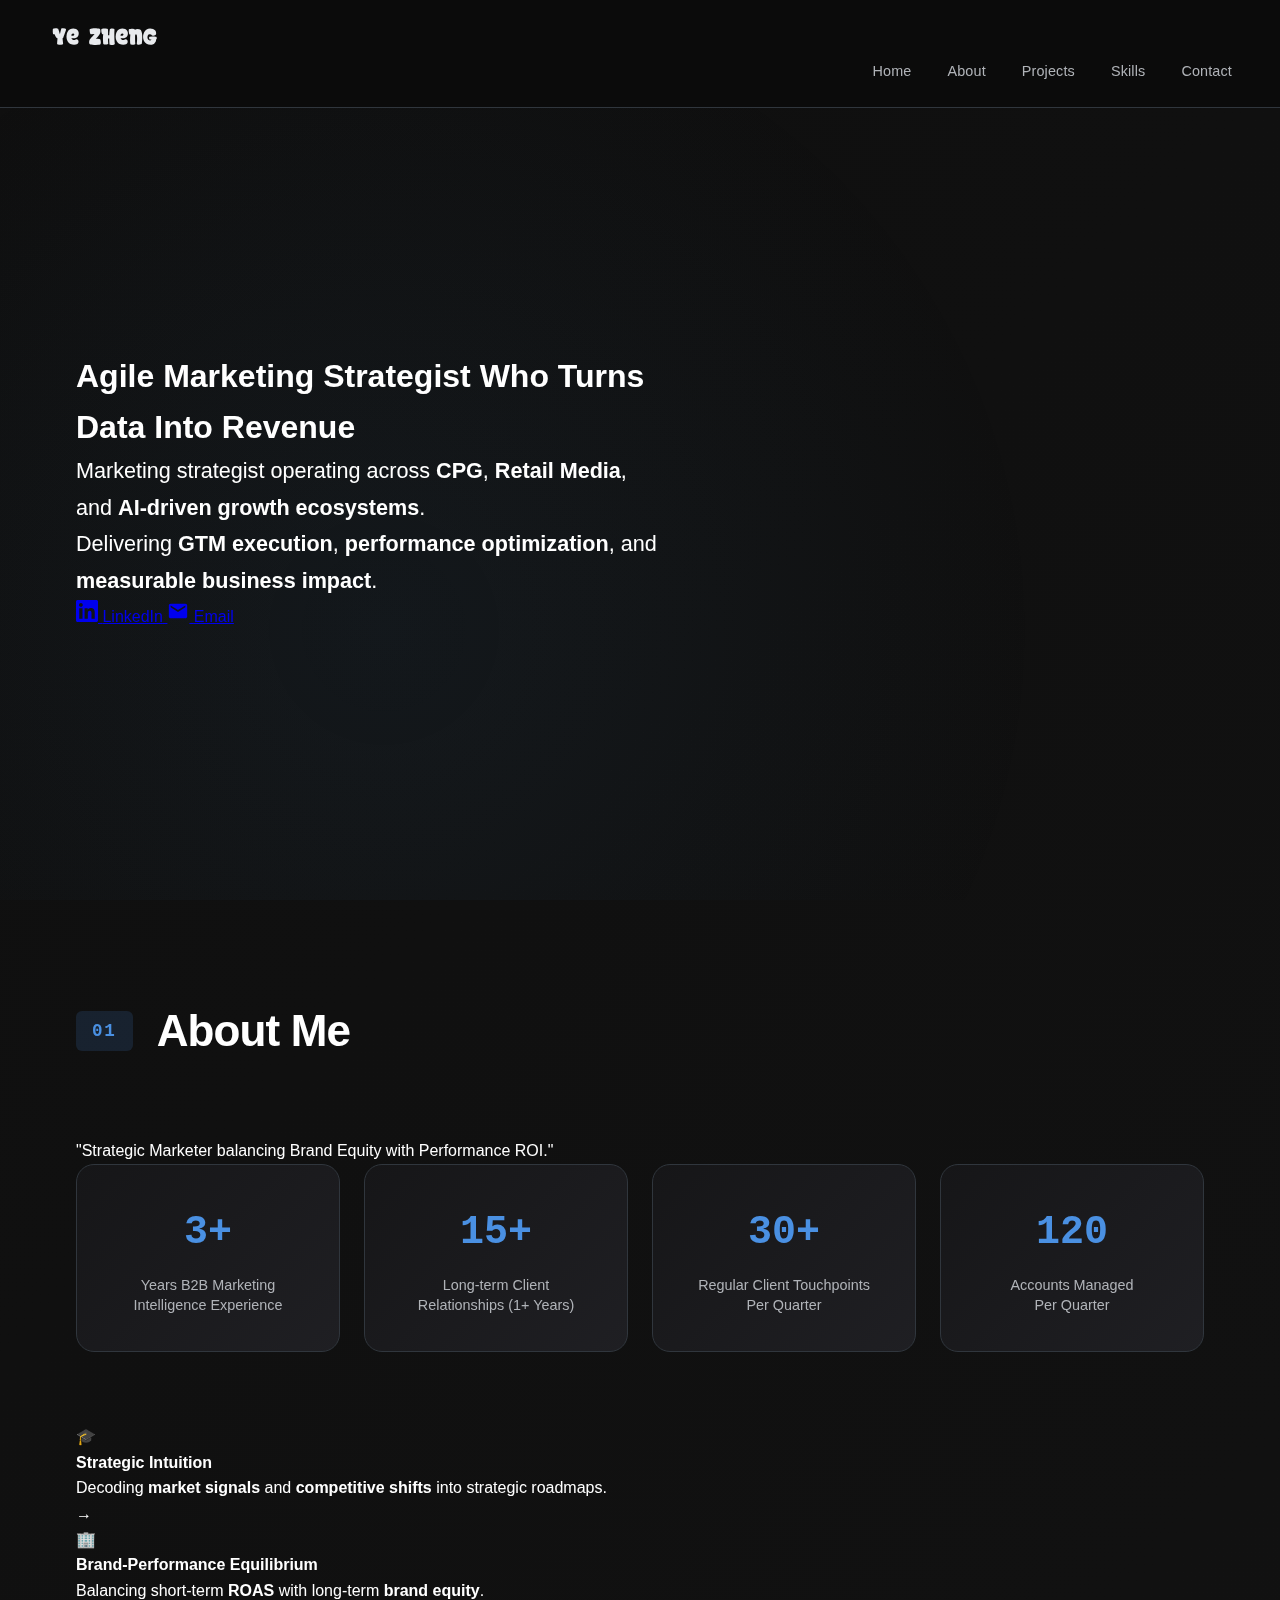
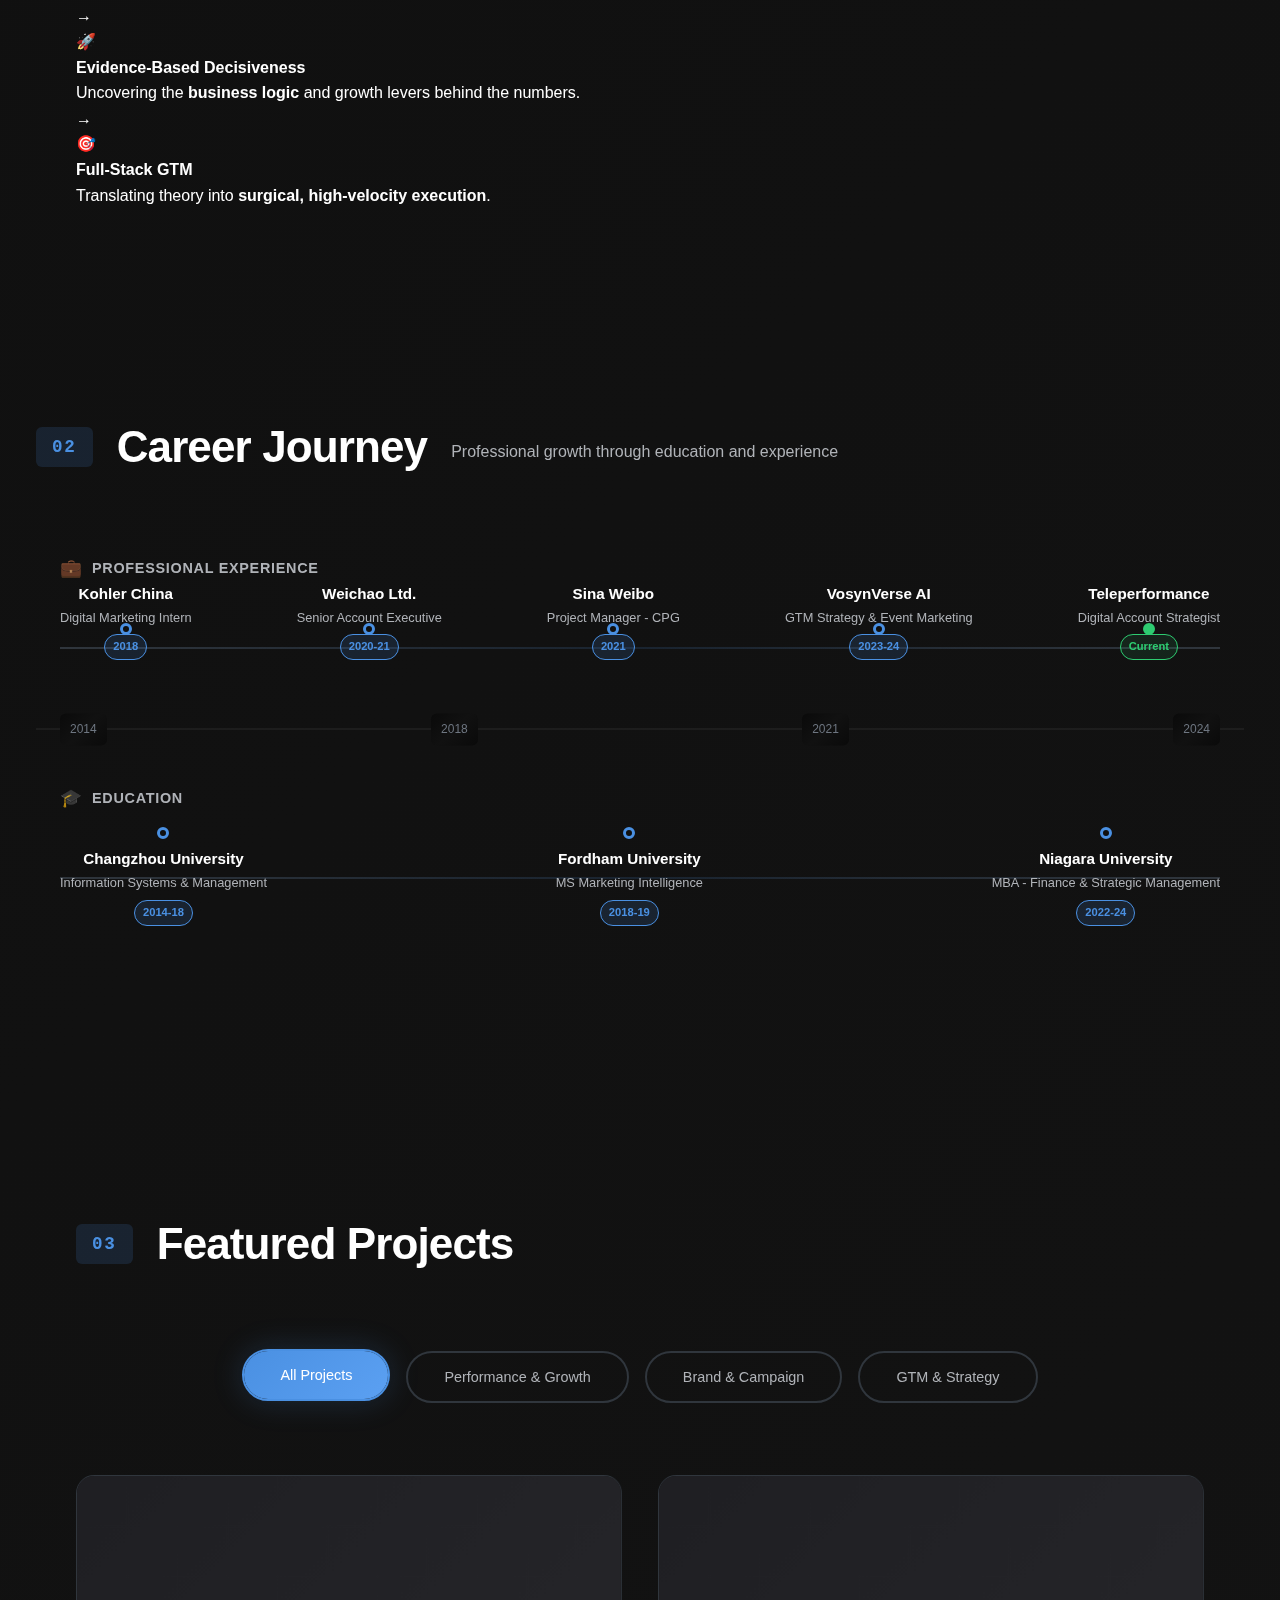
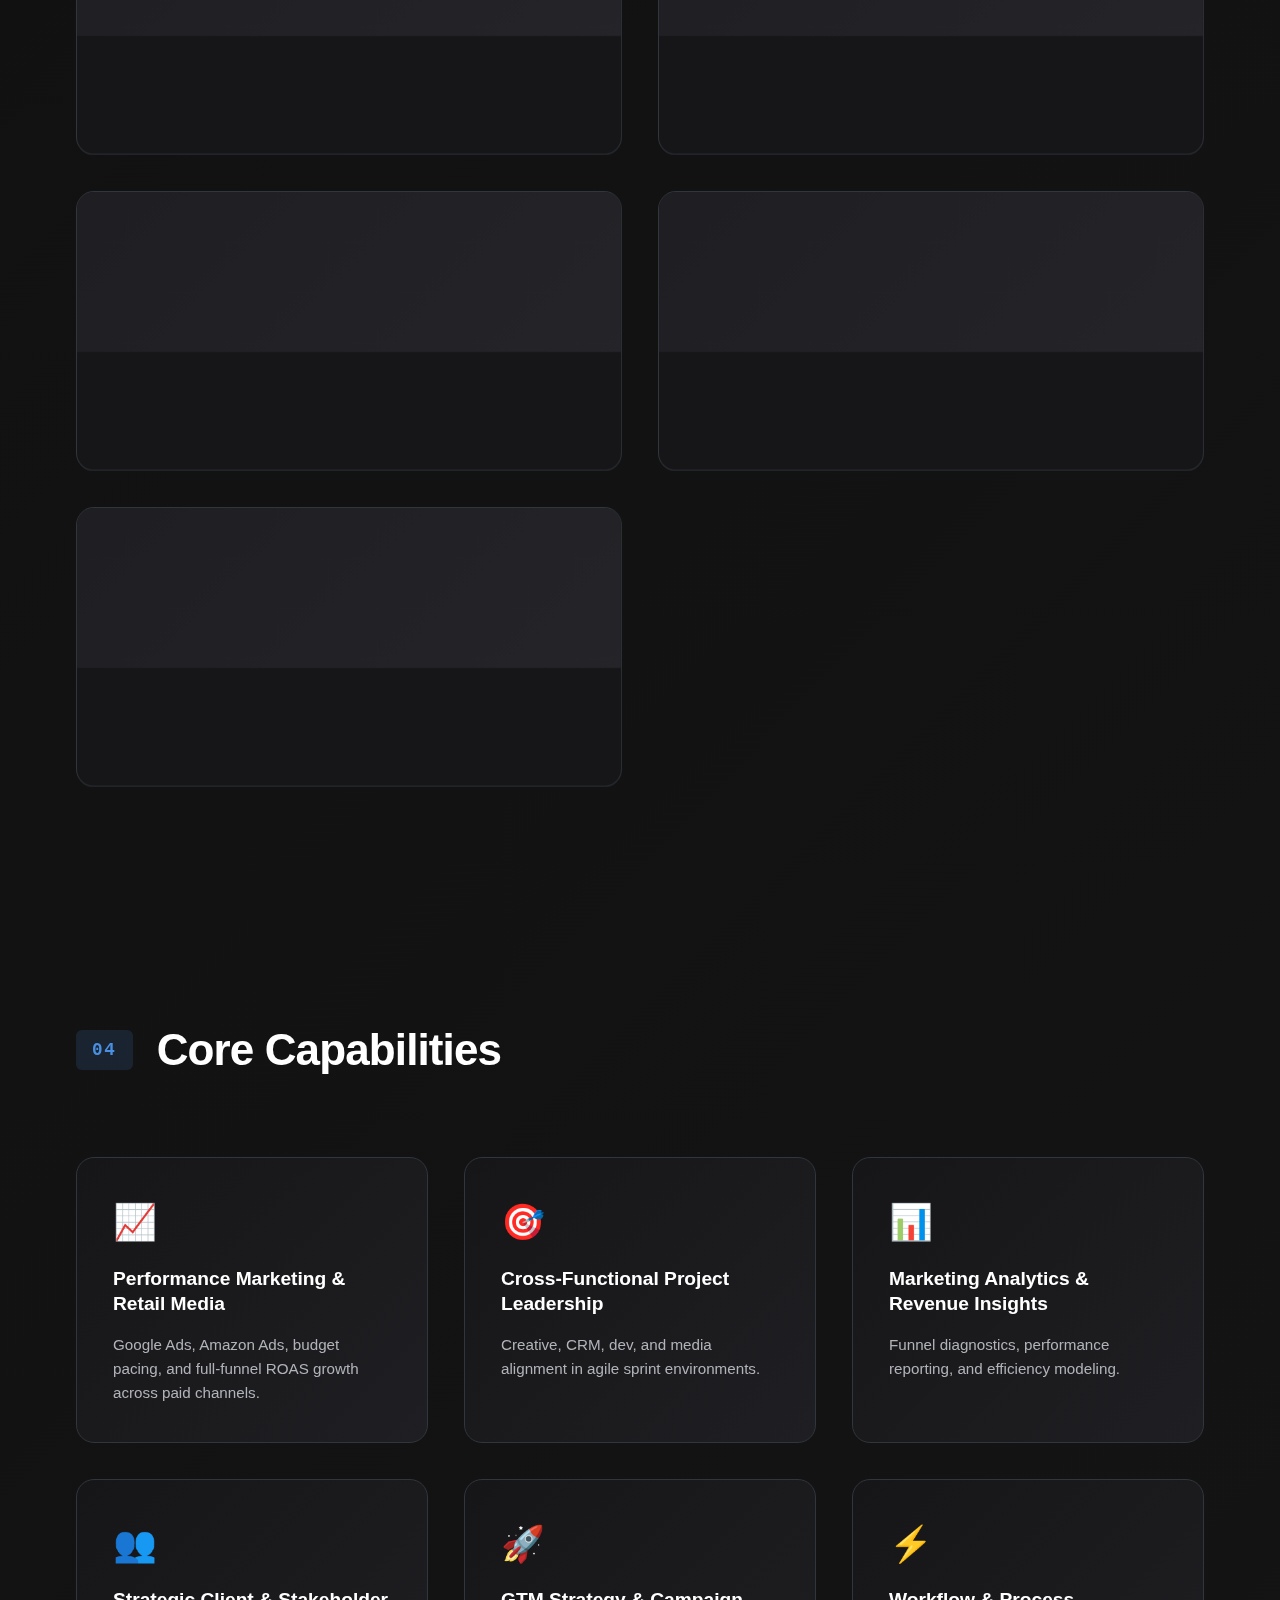
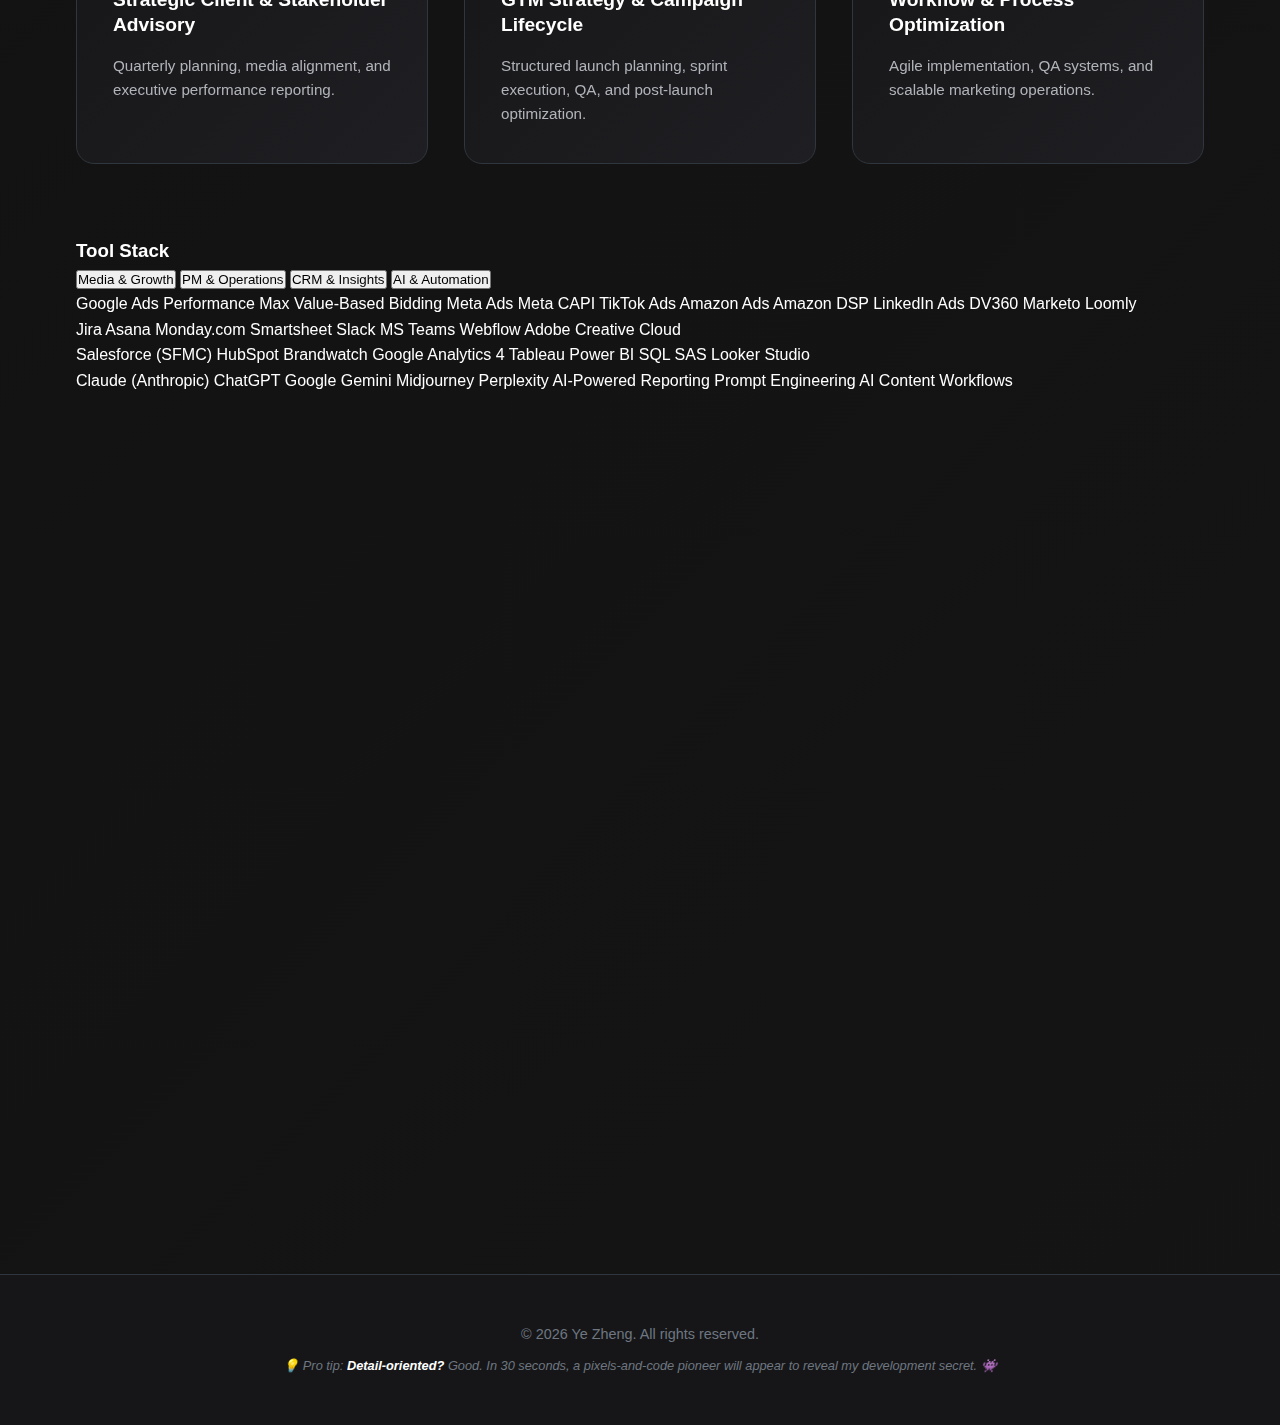
<file: index.html>
<!DOCTYPE html>
<html lang="en">
<head>
    <!-- Google Tag Manager -->
    <script>(function(w,d,s,l,i){w[l]=w[l]||[];w[l].push({'gtm.start':
    new Date().getTime(),event:'gtm.js'});var f=d.getElementsByTagName(s)[0],
    j=d.createElement(s),dl=l!='dataLayer'?'&l='+l:'';j.async=true;j.src=
    'https://www.googletagmanager.com/gtm.js?id='+i+dl;f.parentNode.insertBefore(j,f);
    })(window,document,'script','dataLayer','GTM-WSQKFZPC');</script>
    <!-- End Google Tag Manager -->

    <!-- Basic -->
    <meta charset="UTF-8">
    <meta name="viewport" content="width=device-width, initial-scale=1.0">
    <title>Ye Zheng | Marketing Strategist — CPG, Retail Media & GTM</title>
    <meta name="author" content="Ye Zheng">

    <!-- Meta Description -->
    <meta name="description" content="Ye Zheng is a Toronto-based marketing strategist with 3+ years managing 120+ accounts across CPG, Retail Media, and AI-driven growth. Specializing in Google Ads, GTM strategy, and full-funnel performance optimization. Case studies: +82% ROAS, +32% qualified conversions, 790K organic discussions.">

    <!-- Open Graph -->
    <meta property="og:title" content="Ye Zheng | Marketing Strategist — CPG, Retail Media & GTM">
    <meta property="og:description" content="Toronto-based marketing strategist delivering measurable growth across CPG, Retail Media, and AI ecosystems. 120+ accounts managed, proven results in Google Ads, performance optimization, and GTM execution.">
    <meta property="og:url" content="https://yezhengmarketing.com">
    <meta property="og:type" content="profile">
    <meta property="og:image" content="https://yezhengmarketing.com/headshot.jpg">
    <meta property="og:locale" content="en_CA">

    <!-- Schema.org Structured Data for AI Crawling -->
    <script type="application/ld+json">
    {
      "@context": "https://schema.org",
      "@type": "Person",
      "name": "Ye Zheng",
      "jobTitle": "Marketing Strategist",
      "url": "https://yezhengmarketing.com",
      "email": "zhengye07@outlook.com",
      "telephone": "647-640-5350",
      "address": {
        "@type": "PostalAddress",
        "addressLocality": "Toronto",
        "addressRegion": "ON",
        "addressCountry": "CA"
      },
      "sameAs": [
        "https://linkedin.com/in/echozhengmba"
      ],
      "knowsAbout": [
        "Google Ads",
        "GTM Strategy",
        "Performance Marketing",
        "Retail Media",
        "Marketing Analytics",
        "CPG Marketing",
        "Full-Funnel Optimization",
        "Amazon Ads",
        "Marketing Intelligence"
      ],
      "alumniOf": [
        {
          "@type": "CollegeOrUniversity",
          "name": "Fordham University"
        },
        {
          "@type": "CollegeOrUniversity",
          "name": "Niagara University"
        }
      ]
    }
    </script>

    <!-- Favicon -->
    <link rel="apple-touch-icon" sizes="180x180" href="/apple-touch-icon.png">
    <link rel="icon" type="image/png" sizes="32x32" href="/favicon-32x32.png">
    <link rel="icon" type="image/png" sizes="16x16" href="/favicon-16x16.png">
    <link rel="manifest" href="/site.webmanifest">

    <!-- Mobile Redirect -->
    <script>
      if (window.innerWidth < 768) {
        window.location.replace('mobile.html');
      }
    </script>

    <!-- Stylesheets -->
    <link rel="stylesheet" href="styles.css">
    <link rel="stylesheet" href="funnel-styles.css">
    <link rel="stylesheet" href="easter-egg.css">
</head>
<body>
    <!-- Google Tag Manager (noscript) -->
    <noscript><iframe src="https://www.googletagmanager.com/ns.html?id=GTM-WSQKFZPC"
    height="0" width="0" style="display:none;visibility:hidden"></iframe></noscript>
    <!-- End Google Tag Manager (noscript) -->
    <!-- Navigation -->
<nav class="navbar">
    <div class="nav-inner">
        <a href="#home" class="nav-logo">
            <img src="logo.svg" alt="Ye Zheng" height="28">
        </a>
        <div class="nav-links">
            <a href="#home">Home</a>
            <a href="#about">About</a>
            <a href="#projects">Projects</a>
            <a href="#skills">Skills</a>
            <a href="https://linkedin.com/in/echozhengmba" target="_blank">Contact</a>
        </div>
    </div>
</nav>

    <!-- Hero Section -->
    <section id="home" class="hero">
        <div class="hero-content">
            <div class="hero-left">
                <h1>Agile Marketing Strategist Who Turns Data Into Revenue</h1>
                <p style="font-size: 1.35rem; color: #ffffff; line-height: 1.7;">Marketing strategist operating across <strong>CPG</strong>, <strong>Retail Media</strong>, and <strong>AI-driven growth ecosystems</strong>.</p>
                <p style="font-size: 1.35rem; color: #ffffff; line-height: 1.7;">Delivering <strong>GTM execution</strong>, <strong>performance optimization</strong>, and <strong>measurable business impact</strong>.</p>
                <div class="hero-contact-icons">
    <a href="https://linkedin.com/in/echozhengmba" target="_blank" class="hero-icon-btn linkedin-btn" aria-label="LinkedIn">
        <svg viewBox="0 0 24 24" width="22" height="22" fill="currentColor">
            <path d="M20.447 20.452h-3.554v-5.569c0-1.328-.027-3.037-1.852-3.037-1.853 0-2.136 1.445-2.136 2.939v5.667H9.351V9h3.414v1.561h.046c.477-.9 1.637-1.85 3.37-1.85 3.601 0 4.267 2.37 4.267 5.455v6.286zM5.337 7.433c-1.144 0-2.063-.926-2.063-2.065 0-1.138.92-2.063 2.063-2.063 1.14 0 2.064.925 2.064 2.063 0 1.139-.925 2.065-2.064 2.065zm1.782 13.019H3.555V9h3.564v11.452zM22.225 0H1.771C.792 0 0 .774 0 1.729v20.542C0 23.227.792 24 1.771 24h20.451C23.2 24 24 23.227 24 22.271V1.729C24 .774 23.2 0 22.222 0h.003z"/>
        </svg>
        <span>LinkedIn</span>
    </a>
    <a id="heroEmailLink" href="#" class="hero-icon-btn email-btn" aria-label="Email">
        <svg viewBox="0 0 24 24" width="22" height="22" fill="currentColor">
            <path d="M20 4H4c-1.1 0-1.99.9-1.99 2L2 18c0 1.1.89 2 2 2h16c1.1 0 2-.9 2-2V6c0-1.1-.9-2-2-2zm0 4l-8 5-8-5V6l8 5 8-5v2z"/>
        </svg>
        <span>Email</span>
    </a>
 </div>
            </div>
            <div class="hero-right">
                <div class="headshot-container">
                    <img src="headshot.jpg" alt="Ye Zheng - Professional Headshot">
                </div>
            </div>
        </div>
    </section>

    <!-- About Me Section -->
    <section id="about" class="section">
        <div class="section-header">
            <span class="section-number">01</span>
            <h2>About Me</h2>
        </div>

        <p class="about-lead-sentence">"Strategic Marketer balancing Brand Equity with Performance ROI."</p>

        <!-- Data Metrics - Reordered as requested: 3+ ? 15+ ? 30+ ? 120 -->
        <div class="about-metrics">
            <div class="metric-card">
                <div class="metric-number">3+</div>
                <div class="metric-label">Years B2B Marketing<br>Intelligence Experience</div>
            </div>
            <div class="metric-card">
                <div class="metric-number">15+</div>
                <div class="metric-label">Long-term Client<br>Relationships (1+ Years)</div>
            </div>
            <div class="metric-card">
                <div class="metric-number">30+</div>
                <div class="metric-label">Regular Client Touchpoints<br>Per Quarter</div>
            </div>
            <div class="metric-card">
                <div class="metric-number">120</div>
                <div class="metric-label">Accounts Managed<br>Per Quarter</div>
            </div>
        </div>

        <!-- Experience Journey -->
<div class="experience-journey">
    <div class="journey-item">
        <div class="journey-icon">&#x1F393;</div>
        <div class="journey-content">
            <h4>Strategic Intuition</h4>
            <p>Decoding <span class="highlight">market signals</span> and <span class="highlight">competitive shifts</span> into strategic roadmaps.</p>
        </div>
    </div>
    
    <div class="journey-arrow">&#x2192;</div>
    
    <div class="journey-item">
        <div class="journey-icon">&#x1F3E2;</div>
        <div class="journey-content">
            <h4>Brand-Performance Equilibrium</h4>
            <p>Balancing short-term <span class="highlight">ROAS</span> with long-term <span class="highlight">brand equity</span>.</p>
        </div>
    </div>
    
    <div class="journey-arrow">&#x2192;</div>
    
    <div class="journey-item">
        <div class="journey-icon">&#x1F680;</div>
        <div class="journey-content">
            <h4>Evidence-Based Decisiveness</h4>
            <p>Uncovering the <span class="highlight">business logic</span> and growth levers behind the numbers.</p>
        </div>
    </div>
    
    <div class="journey-arrow">&#x2192;</div>
    
    <div class="journey-item current">
        <div class="journey-icon">&#x1F3AF;</div>
        <div class="journey-content">
            <h4>Full-Stack GTM</h4>
            <p>Translating theory into <span class="highlight">surgical, high-velocity execution</span>.</p>
        </div>
    </div>
</div>
    </section>

    <!-- Career Journey Section - Full Display -->
    <section id="timeline" class="section clean-timeline-section">
        <div class="section-header">
            <span class="section-number">02</span>
            <h2>Career Journey</h2>
            <p class="timeline-subtitle">Professional growth through education and experience</p>
        </div>

        <div class="clean-timeline-container-full">
            <!-- Work Experience Track (Top) -->
            <div class="timeline-track work-track">
                <div class="track-label">
                    <span class="track-icon">&#x1F4BC;</span>
                    <span class="track-text">Professional Experience</span>
                </div>
                <div class="timeline-line-full">
                    <div class="timeline-point visible" data-year="2018">
                        <div class="point-dot"></div>
                        <div class="point-info">
                            <h4>Kohler China</h4>
                            <p>Digital Marketing Intern</p>
                            <span class="year-badge">2018</span>
                        </div>
                    </div>

                    <div class="timeline-point visible" data-year="2020-21">
                        <div class="point-dot"></div>
                        <div class="point-info">
                            <h4>Weichao Ltd.</h4>
                            <p>Senior Account Executive</p>
                            <span class="year-badge">2020-21</span>
                        </div>
                    </div>

                    <div class="timeline-point visible" data-year="2021">
                        <div class="point-dot"></div>
                        <div class="point-info">
                            <h4>Sina Weibo</h4>
                            <p>Project Manager - CPG</p>
                            <span class="year-badge">2021</span>
                        </div>
                    </div>

                    <div class="timeline-point visible" data-year="2023-24">
                        <div class="point-dot"></div>
                        <div class="point-info">
                            <h4>VosynVerse AI</h4>
                            <p>GTM Strategy & Event Marketing</p>
                            <span class="year-badge">2023-24</span>
                        </div>
                    </div>

                    <div class="timeline-point current visible" data-year="2024-Now">
                        <div class="point-dot current-dot"></div>
                        <div class="point-info">
                            <h4>Teleperformance</h4>
                            <p>Digital Account Strategist</p>
                            <span class="year-badge current-badge">Current</span>
                        </div>
                    </div>
                </div>
            </div>

            <!-- Central Timeline Spine -->
            <div class="timeline-spine">
                <div class="spine-line"></div>
                <div class="year-markers">
                    <span class="year-mark">2014</span>
                    <span class="year-mark">2018</span>
                    <span class="year-mark">2021</span>
                    <span class="year-mark">2024</span>
                </div>
            </div>

            <!-- Education Track (Bottom) -->
            <div class="timeline-track education-track">
                <div class="track-label">
                    <span class="track-icon">&#x1F393;</span>
                    <span class="track-text">Education</span>
                </div>
                <div class="timeline-line-full">
                    <div class="timeline-point visible" data-year="2014-18">
                        <div class="point-dot"></div>
                        <div class="point-info">
                            <h4>Changzhou University</h4>
                            <p>Information Systems & Management</p>
                            <span class="year-badge">2014-18</span>
                        </div>
                    </div>

                    <div class="timeline-point visible" data-year="2018-19">
                        <div class="point-dot"></div>
                        <div class="point-info">
                            <h4>Fordham University</h4>
                            <p>MS Marketing Intelligence</p>
                            <span class="year-badge">2018-19</span>
                        </div>
                    </div>

                    <div class="timeline-point visible" data-year="2022-24">
                        <div class="point-dot"></div>
                        <div class="point-info">
                            <h4>Niagara University</h4>
                            <p>MBA - Finance & Strategic Management</p>
                            <span class="year-badge">2022-24</span>
                        </div>
                    </div>
                </div>
            </div>
        </div>
    </section>

    <div style="margin-top: 4rem;"></div>
    <!-- Projects Section -->
    <section id="projects" class="section">
        <div class="section-header">
            <span class="section-number">03</span>
            <h2>Featured Projects</h2>
        </div>

        <!-- Project Filters -->
        <div class="project-filters">
             <button class="filter-btn active" data-filter="all"><span>All Projects</span></button>
             <button class="filter-btn" data-filter="performance"><span>Performance & Growth</span></button>
             <button class="filter-btn" data-filter="brand-campaign"><span>Brand & Campaign</span></button>
             <button class="filter-btn" data-filter="gtm-strategy"><span>GTM & Strategy</span></button>
        </div>

        <div class="projects-grid">
            <!-- Project 1: B2B Data SaaS -->
            <div class="project-card simplified data-saas" data-category="performance" data-project="0">
                <div class="project-image">
                    <div class="project-overlay">
                        <div class="industry-label">B2B Data SaaS</div>
                        <div class="key-metric">+32% Qualified Conversions</div>
                    </div>
                </div>
            </div>

            <!-- Project 2: Sporting Goods -->
            <div class="project-card simplified ecommerce" data-category="performance" data-project="1">
                <div class="project-image">
                    <div class="project-overlay">
                        <div class="industry-label">eCommerce</div>
                        <div class="key-metric">+82% ROAS</div>
                    </div>
                </div>
            </div>

            <!-- Project 3: Home Services -->
            <div class="project-card simplified home-services" data-category="performance" data-project="2">
                <div class="project-image">
                    <div class="project-overlay">
                        <div class="industry-label">Home Services</div>
                        <div class="key-metric">+60% CVR</div>
                    </div>
                </div>
            </div>

            <!-- Project 4: VosynVerse -->
            <div class="project-card simplified ai-tech" data-category="gtm-strategy" data-project="3">
                <div class="project-image">
                    <div class="project-overlay">
                        <div class="industry-label">Tech / AI Â· GTM</div>
                        <div class="key-metric">44% Attendance Rate</div>
                    </div>
                </div>
            </div>

            <!-- Project 5: McDonald's -->
            <div class="project-card simplified mcdonalds" data-category="brand-campaign" data-project="4">
                <div class="project-image">
                    <div class="project-overlay">
                        <div class="industry-label">CPG</div>
                        <div class="key-metric">790K Organic Discussions</div>
                    </div>
                </div>
            </div>
        </div>
    </section>

    <!-- Project Modal -->
    <div id="projectModal" class="modal">
        <div class="modal-content">
            <button class="modal-close">&times;</button>
            <button class="modal-nav modal-prev">&#8249;</button>
            <button class="modal-nav modal-next">&#8250;</button>
            <div class="modal-body">
                <!-- Content will be dynamically generated -->
            </div>
        </div>
    </div>

    <!-- Skills Section -->
    <section id="skills" class="section skills-section">
        <div class="section-header">
            <span class="section-number">04</span>
            <h2>Core Capabilities</h2>
        </div>

        <!-- Core Capability Cards -->
        <div class="skills-grid">
            <div class="skill-item">
                <div class="skill-icon">📈</div>
                <h3>Performance Marketing & Retail Media</h3>
                <p>Google Ads, Amazon Ads, budget pacing, and full-funnel ROAS growth across paid channels.</p>
            </div>
            <div class="skill-item">
                <div class="skill-icon">🎯</div>
                <h3>Cross-Functional Project Leadership</h3>
                <p>Creative, CRM, dev, and media alignment in agile sprint environments.</p>
            </div>
            <div class="skill-item">
                <div class="skill-icon">📊</div>
                <h3>Marketing Analytics & Revenue Insights</h3>
                <p>Funnel diagnostics, performance reporting, and efficiency modeling.</p>
            </div>
            <div class="skill-item">
                <div class="skill-icon">👥</div>
                <h3>Strategic Client & Stakeholder Advisory</h3>
                <p>Quarterly planning, media alignment, and executive performance reporting.</p>
            </div>
            <div class="skill-item">
                <div class="skill-icon">🚀</div>
                <h3>GTM Strategy & Campaign Lifecycle</h3>
                <p>Structured launch planning, sprint execution, QA, and post-launch optimization.</p>
            </div>
            <div class="skill-item">
                <div class="skill-icon">⚡</div>
                <h3>Workflow & Process Optimization</h3>
                <p>Agile implementation, QA systems, and scalable marketing operations.</p>
            </div>
        </div>

        <!-- Tool Stack Tabs -->
        <div class="tool-stack-section">
            <div class="tool-stack-header">
                <h3 class="tool-stack-title">Tool Stack</h3>
                <div class="tool-tabs" role="tablist">
                    <button class="tool-tab active" data-tab="media" role="tab">Media &amp; Growth</button>
                    <button class="tool-tab" data-tab="pm" role="tab">PM &amp; Operations</button>
                    <button class="tool-tab" data-tab="crm" role="tab">CRM &amp; Insights</button>
                    <button class="tool-tab" data-tab="ai" role="tab">AI &amp; Automation</button>
                </div>
            </div>

            <div class="tool-panels">
                <div class="tool-panel active" id="tab-media">
                    <div class="tool-pills">
                        <span class="tool-pill"><span class="tool-dot dot-blue"></span>Google Ads</span>
                        <span class="tool-pill"><span class="tool-dot dot-blue"></span>Performance Max</span>
                        <span class="tool-pill"><span class="tool-dot dot-blue"></span>Value-Based Bidding</span>
                        <span class="tool-pill"><span class="tool-dot dot-indigo"></span>Meta Ads</span>
                        <span class="tool-pill"><span class="tool-dot dot-indigo"></span>Meta CAPI</span>
                        <span class="tool-pill"><span class="tool-dot dot-dark"></span>TikTok Ads</span>
                        <span class="tool-pill"><span class="tool-dot dot-orange"></span>Amazon Ads</span>
                        <span class="tool-pill"><span class="tool-dot dot-orange"></span>Amazon DSP</span>
                        <span class="tool-pill"><span class="tool-dot dot-sky"></span>LinkedIn Ads</span>
                        <span class="tool-pill"><span class="tool-dot dot-purple"></span>DV360</span>
                        <span class="tool-pill"><span class="tool-dot dot-purple"></span>Marketo</span>
                        <span class="tool-pill"><span class="tool-dot dot-green"></span>Loomly</span>
                    </div>
                </div>
                <div class="tool-panel" id="tab-pm">
                    <div class="tool-pills">
                        <span class="tool-pill"><span class="tool-dot dot-blue"></span>Jira</span>
                        <span class="tool-pill"><span class="tool-dot dot-pink"></span>Asana</span>
                        <span class="tool-pill"><span class="tool-dot dot-red"></span>Monday.com</span>
                        <span class="tool-pill"><span class="tool-dot dot-green"></span>Smartsheet</span>
                        <span class="tool-pill"><span class="tool-dot dot-purple"></span>Slack</span>
                        <span class="tool-pill"><span class="tool-dot dot-sky"></span>MS Teams</span>
                        <span class="tool-pill"><span class="tool-dot dot-blue"></span>Webflow</span>
                        <span class="tool-pill"><span class="tool-dot dot-red"></span>Adobe Creative Cloud</span>
                    </div>
                </div>
                <div class="tool-panel" id="tab-crm">
                    <div class="tool-pills">
                        <span class="tool-pill"><span class="tool-dot dot-sky"></span>Salesforce (SFMC)</span>
                        <span class="tool-pill"><span class="tool-dot dot-orange"></span>HubSpot</span>
                        <span class="tool-pill"><span class="tool-dot dot-purple"></span>Brandwatch</span>
                        <span class="tool-pill"><span class="tool-dot dot-orange"></span>Google Analytics 4</span>
                        <span class="tool-pill"><span class="tool-dot dot-blue"></span>Tableau</span>
                        <span class="tool-pill"><span class="tool-dot dot-yellow"></span>Power BI</span>
                        <span class="tool-pill"><span class="tool-dot dot-sky"></span>SQL</span>
                        <span class="tool-pill"><span class="tool-dot dot-indigo"></span>SAS</span>
                        <span class="tool-pill"><span class="tool-dot dot-green"></span>Looker Studio</span>
                    </div>
                </div>
                <div class="tool-panel" id="tab-ai">
                    <div class="tool-pills">
                        <span class="tool-pill"><span class="tool-dot dot-orange"></span>Claude (Anthropic)</span>
                        <span class="tool-pill"><span class="tool-dot dot-green"></span>ChatGPT</span>
                        <span class="tool-pill"><span class="tool-dot dot-blue"></span>Google Gemini</span>
                        <span class="tool-pill"><span class="tool-dot dot-purple"></span>Midjourney</span>
                        <span class="tool-pill"><span class="tool-dot dot-sky"></span>Perplexity</span>
                        <span class="tool-pill"><span class="tool-dot dot-green"></span>AI-Powered Reporting</span>
                        <span class="tool-pill"><span class="tool-dot dot-blue"></span>Prompt Engineering</span>
                        <span class="tool-pill"><span class="tool-dot dot-indigo"></span>AI Content Workflows</span>
                    </div>
                </div>
            </div>
        </div>
    </section>

    <!-- Skills Section -->
    <section id="contact" class="section contact-section">
        <div class="section-header">
            <span class="section-number">05</span>
            <h2>Let's Connect</h2>
        </div>
        <div class="contact-content">
            <p>Thanks for scrolling this far! &#x1F642;</p>
            <p class="contact-subtitle">If my approach on market signals, business logic, and growth architecture aligns with your team’s strategic goals, I’m ready for the next challenge. Let’s discuss how I can help optimize your growth engine and drive measurable impact.</p>
            <div class="contact-info">
                <p class="contact-phone">&#x1F4DE; 647-640-5350</p>
                <a id="contactEmailLink" href="#">&#x1F4E7; zhengye07@outlook.com</a>
                <div class="social-links">
                    <a href="https://linkedin.com/in/echozhengmba" target="_blank">&#x1F4BC; LinkedIn: echozhengmba</a>
                </div>
            </div>
        </div>
    </section>

    <!-- Footer -->
 <footer>
    <p>&copy; <span id="current-year"></span> Ye Zheng. All rights reserved.</p>
    <p class="easter-egg-hint">
        💡 Pro tip: <span class="highlight">Detail-oriented?</span> Good. In 30 seconds, a pixels-and-code pioneer will appear to reveal my development secret. 👾
    </p>
</footer>

    <!-- Pixel AI Assistant -->
    <div id="pixelAssistant" class="pixel-assistant hidden">
        <div class="pixel-character">
            <div class="pixel-body"></div>
            <div class="pixel-legs">
                <div class="leg left-leg"></div>
                <div class="leg right-leg"></div>
            </div>
        </div>
        <div class="speech-bubble hidden">
            <div class="bubble-content"></div>
            <div class="bubble-tail"></div>
        </div>
    </div>

    <script>
    // Tool stack tab switching
    document.querySelectorAll('.tool-tab').forEach(function(tab) {
        tab.addEventListener('click', function() {
            var tabId = this.getAttribute('data-tab');
            document.querySelectorAll('.tool-tab').forEach(function(t) { t.classList.remove('active'); });
            document.querySelectorAll('.tool-panel').forEach(function(p) { p.classList.remove('active'); });
            this.classList.add('active');
            document.getElementById('tab-' + tabId).classList.add('active');
        });
    });
    </script>
    <script src="script.js"></script>
    <script src="easter-egg.js"></script>
    <script>
    (function() {
        var u = 'zhengye07', d = 'outlook.com';
        var e = 'mailto:' + u + '@' + d;
        var h = document.getElementById('heroEmailLink');
        var c = document.getElementById('contactEmailLink');
        if (h) h.href = e;
        if (c) c.href = e;
    })();
    </script>
</body>
</html>
</file>
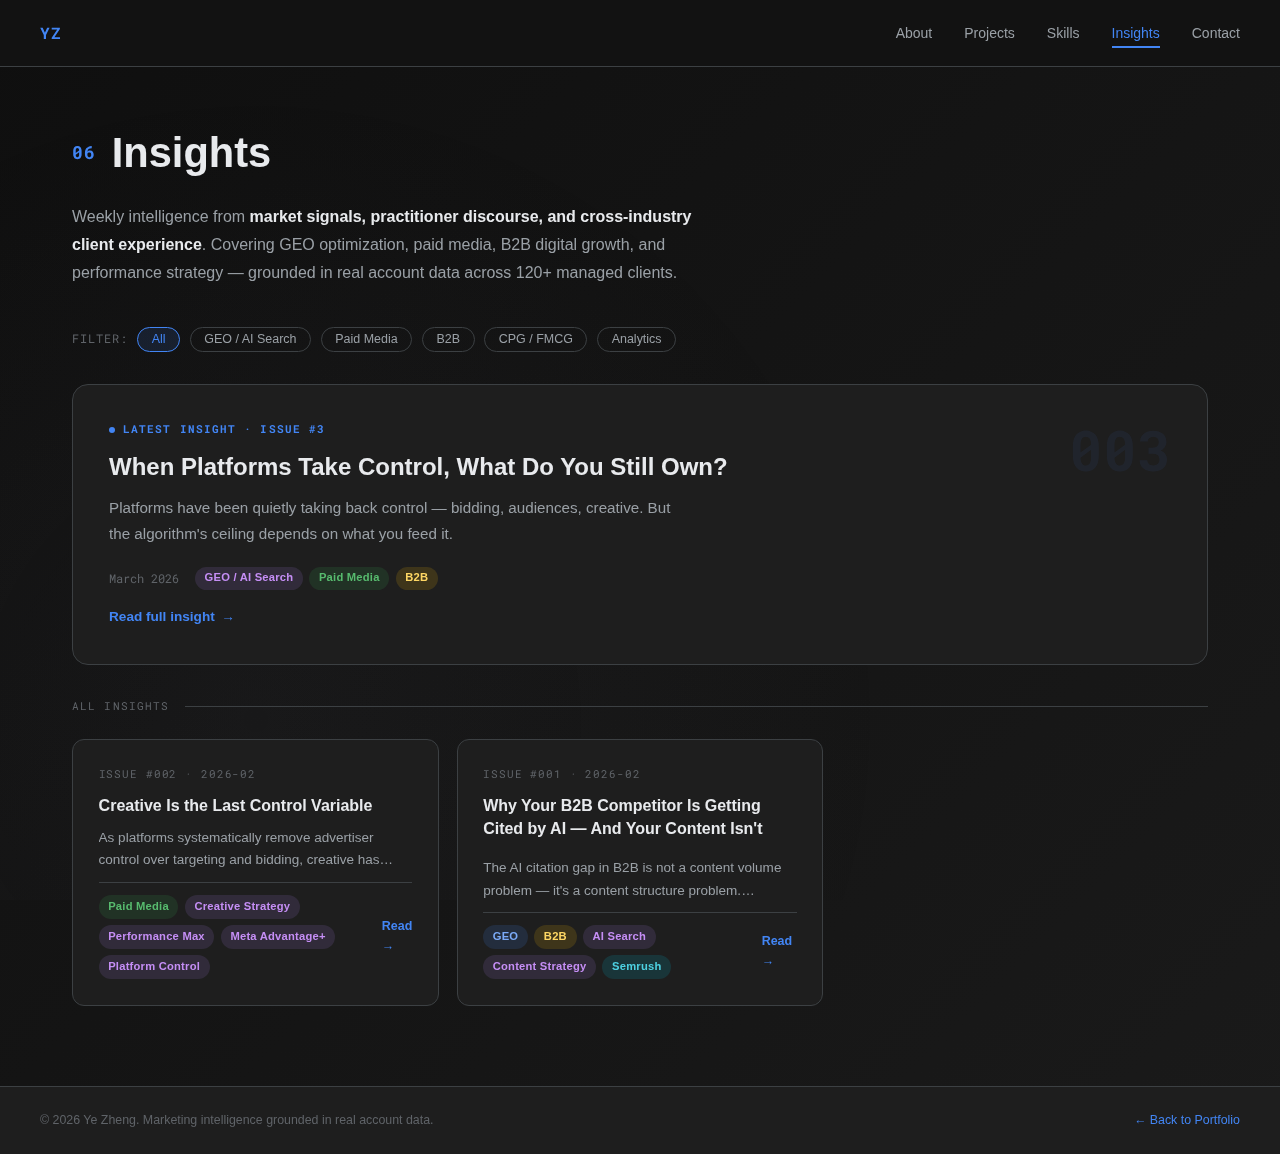
<file: insights/index.html>
<!DOCTYPE html>
<html lang="en">
<head>
  <meta charset="UTF-8">
  <meta name="viewport" content="width=device-width, initial-scale=1.0">
  <title>Insights &mdash; Ye Zheng | Marketing Intelligence</title>
  <meta name="description" content="Weekly marketing intelligence grounded in real account data across 120+ clients. Covering GEO optimization, paid media strategy, B2B digital growth, and cross-industry performance marketing.">
  <meta name="author" content="Ye Zheng">
  <link rel="icon" type="image/png" href="../favicon-32x32.png">
  <script type="application/ld+json">
  {
    "@context": "https://schema.org",
    "@type": "Blog",
    "name": "Ye Zheng Marketing Insights",
    "description": "Weekly practitioner intelligence on paid media, GEO optimization, and cross-industry digital marketing strategy.",
    "url": "https://yezhengmarketing.com/insights/",
    "author": {
      "@type": "Person",
      "name": "Ye Zheng",
      "jobTitle": "Digital Marketing Strategist",
      "url": "https://yezhengmarketing.com"
    }
  }
  </script>
  <link rel="preconnect" href="https://fonts.googleapis.com">
  <link href="https://fonts.googleapis.com/css2?family=Roboto+Mono:wght@400;700&display=swap" rel="stylesheet">
  <link rel="stylesheet" href="insights-styles.css">
</head>
<body>
  <nav class="navbar">
    <div class="nav-inner">
      <a href="../index.html" class="nav-logo">YZ</a>
      <div class="nav-links">
        <a href="../index.html#about">About</a>
        <a href="../index.html#projects">Projects</a>
        <a href="../index.html#skills">Skills</a>
        <a href="index.html" class="active">Insights</a>
        <a href="https://linkedin.com/in/echozhengmba" target="_blank">Contact</a>
      </div>
    </div>
  </nav>

  <header class="page-header">
    <div class="page-header-meta">
      <span class="section-number">06</span>
      <h1>Insights</h1>
    </div>
    <p class="page-header-desc">
      Weekly intelligence from <strong>market signals, practitioner discourse, and cross-industry client experience</strong>.
      Covering GEO optimization, paid media, B2B digital growth, and performance strategy &mdash;
      grounded in real account data across 120+ managed clients.
    </p>
  </header>

  <div class="filter-bar">
    <span class="filter-label">Filter:</span>
    <button class="filter-tag active" data-filter="all">All</button>
    <button class="filter-tag" data-filter="geo">GEO / AI Search</button>
    <button class="filter-tag" data-filter="paid">Paid Media</button>
    <button class="filter-tag" data-filter="b2b">B2B</button>
    <button class="filter-tag" data-filter="fmcg">CPG / FMCG</button>
    <button class="filter-tag" data-filter="analytics">Analytics</button>
  </div>

  <main class="articles-container">
    
    <a href="003-platform-control-signal-injection.html" class="article-featured" data-category="">
      <div class="article-featured-content">
        <div class="badge-featured">Latest Insight &middot; Issue #3</div>
        <h2>When Platforms Take Control, What Do You Still Own?</h2>
        <p class="summary">Platforms have been quietly taking back control — bidding, audiences, creative. But the algorithm's ceiling depends on what you feed it. </p>
        <div class="article-meta">
<span class="article-date">March 2026</span>
<div class="article-tags"><span class="tag tag-strategy">GEO / AI Search</span> <span class="tag tag-paid">Paid Media</span> <span class="tag tag-b2b">B2B</span></div>
        </div>
        <div class="article-read-more">Read full insight <span>&rarr;</span></div>
      </div>
      <div class="article-featured-number">003</div>
    </a>
    <div class="section-divider">
      <span class="section-divider-label">All Insights</span>
      <div class="section-divider-line"></div>
    </div>
    <div class="articles-grid">
    <a href="002-creative-last-control-variable.html" class="article-card" data-category="paid">
      <span class="article-card-issue">Issue #002 &middot; 2026-02</span>
      <h3>Creative Is the Last Control Variable</h3>
      <p class="card-excerpt">As platforms systematically remove advertiser control over targeting and bidding, creative has become the last variable advertisers actually own. This shift is structural — driven by Meta Advantage+, Google Performance Max, and disappearing third-party signals — and most teams haven't updated their strategy to reflect it. The brands feeling it most acutely are multi-persona categories where platform audience averaging erases the distinctions that drive purchase.</p>
      <div class="card-bottom">
        <div class="article-tags"><span class="tag tag-paid">Paid Media</span> <span class="tag tag-strategy">Creative Strategy</span> <span class="tag tag-strategy">Performance Max</span> <span class="tag tag-strategy">Meta Advantage+</span> <span class="tag tag-strategy">Platform Control</span></div>
        <span class="card-read">Read &rarr;</span>
      </div>
    </a>
    <a href="001-b2b-ai-citation-gap.html" class="article-card" data-category="geo">
      <span class="article-card-issue">Issue #001 &middot; 2026-02</span>
      <h3>Why Your B2B Competitor Is Getting Cited by AI — And Your Content Isn't</h3>
      <p class="card-excerpt">The AI citation gap in B2B is not a content volume problem — it's a content structure problem. Competitors who explicitly answer buyer questions in Q&A format are being selected by AI systems, while unfocused blog content is ignored regardless of volume. This pattern is most pronounced in high-knowledge B2B categories where buyers research technical differences before committing.</p>
      <div class="card-bottom">
        <div class="article-tags"><span class="tag tag-geo">GEO</span> <span class="tag tag-b2b">B2B</span> <span class="tag tag-strategy">AI Search</span> <span class="tag tag-strategy">Content Strategy</span> <span class="tag tag-analytics">Semrush</span></div>
        <span class="card-read">Read &rarr;</span>
      </div>
    </a></div>
  </main>

  <footer>
    <div class="footer-inner">
      <p>&copy; <span id="year"></span> Ye Zheng. Marketing intelligence grounded in real account data.</p>
      <a href="../index.html" class="footer-back">&larr; Back to Portfolio</a>
    </div>
  </footer>

  <script>
    document.getElementById('year').textContent = new Date().getFullYear();
    document.querySelectorAll('.filter-tag').forEach(btn => {
      btn.addEventListener('click', function() {
        document.querySelectorAll('.filter-tag').forEach(b => b.classList.remove('active'));
        this.classList.add('active');
        const filter = this.dataset.filter;
        document.querySelectorAll('.article-featured, .article-card').forEach(card => {
const cat = card.dataset.category || '';
card.style.display = (filter === 'all' || cat.includes(filter)) ? '' : 'none';
        });
      });
    });
  </script>
</body>
</html>
</file>
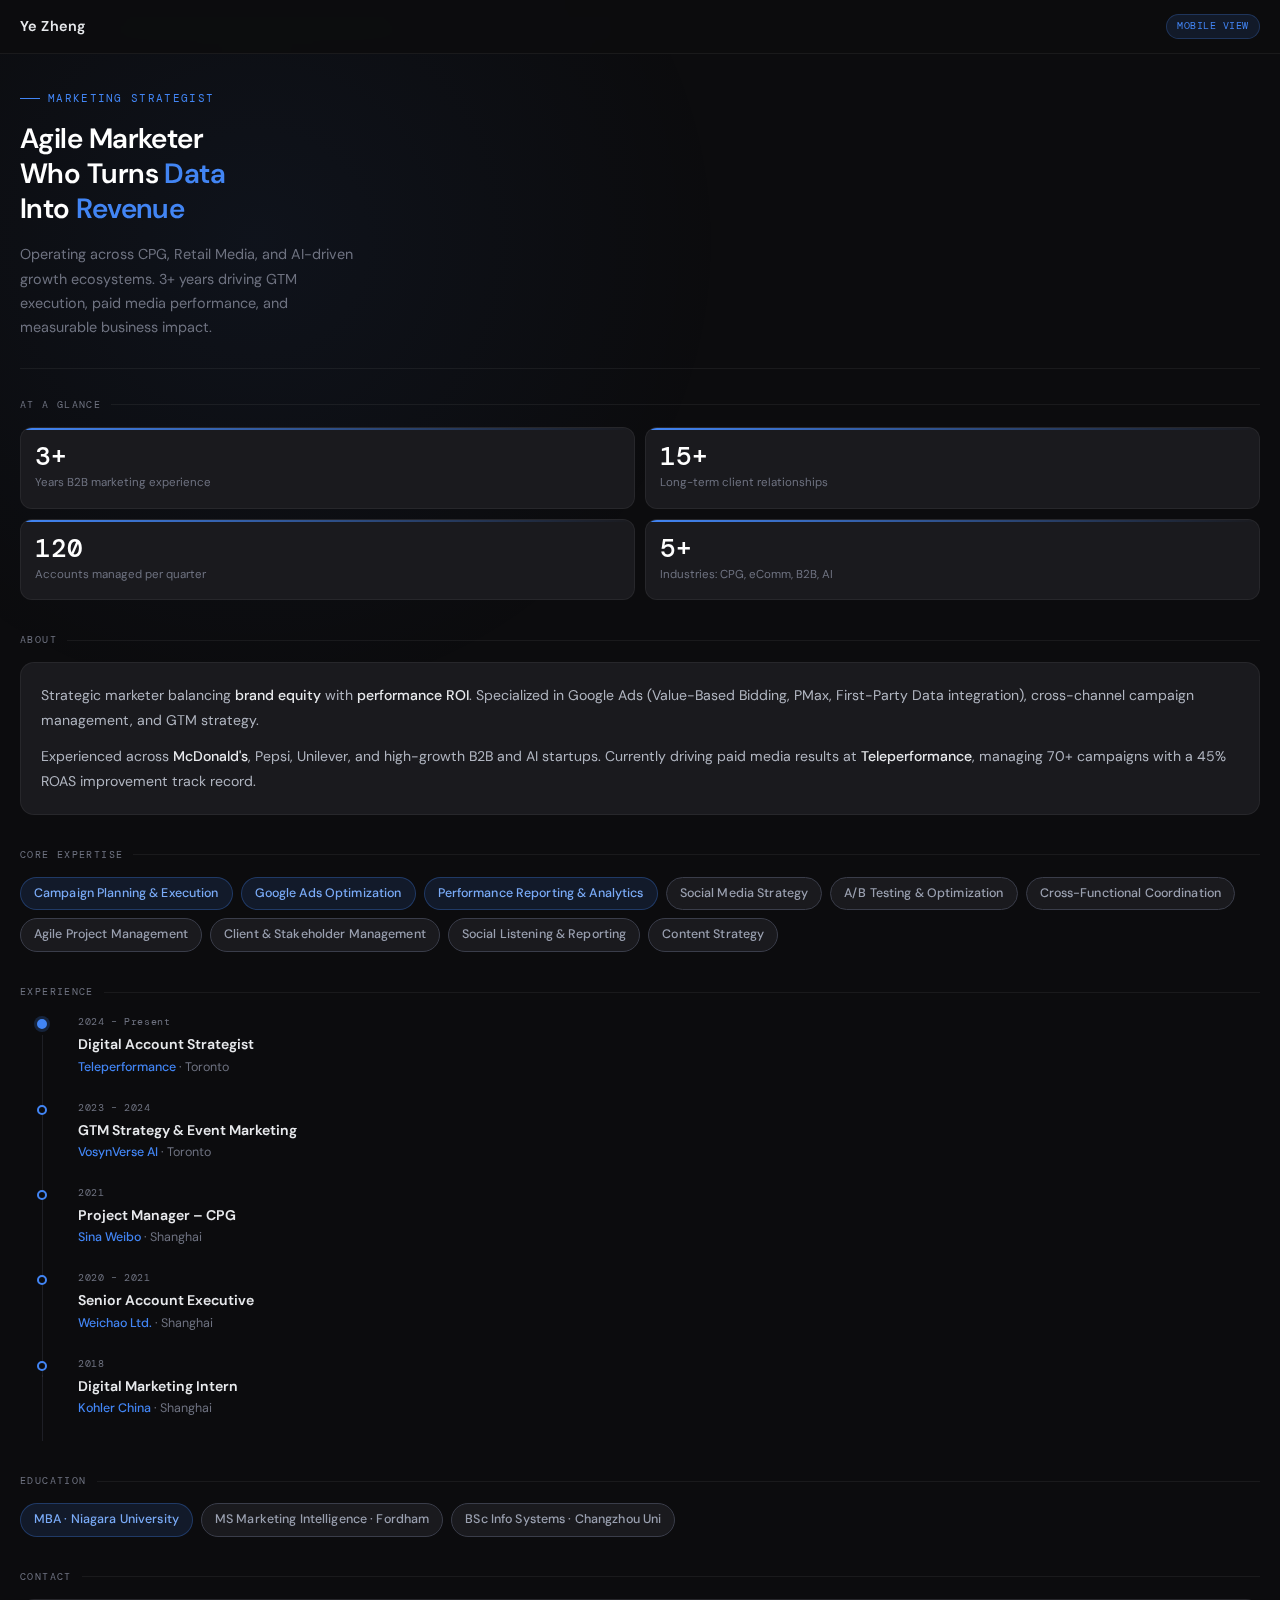
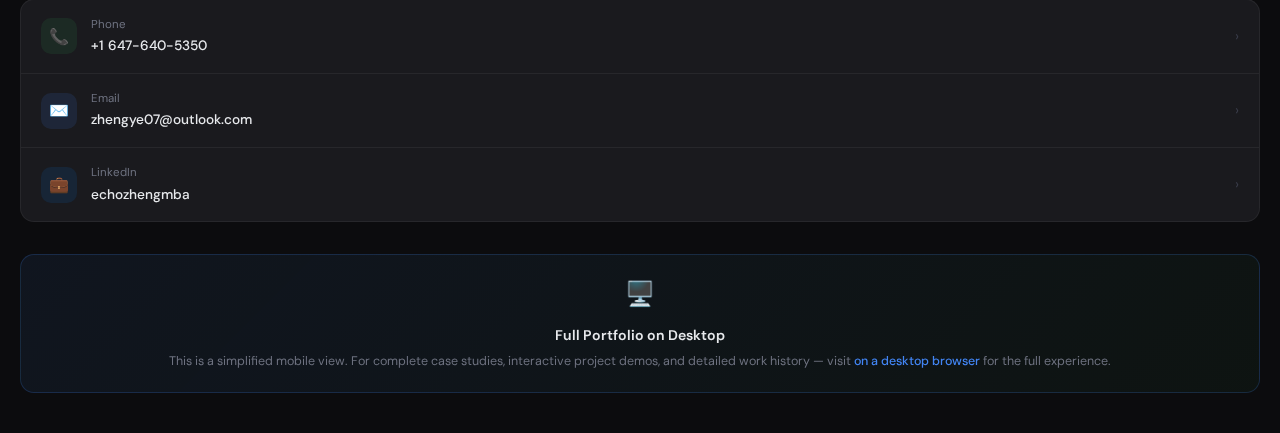
<file: mobile.html>
<!DOCTYPE html>
<html lang="zh-CN">
<head>
    <!-- Google Tag Manager -->
    <script>(function(w,d,s,l,i){w[l]=w[l]||[];w[l].push({'gtm.start':
    new Date().getTime(),event:'gtm.js'});var f=d.getElementsByTagName(s)[0],
    j=d.createElement(s),dl=l!='dataLayer'?'&l='+l:'';j.async=true;j.src=
    'https://www.googletagmanager.com/gtm.js?id='+i+dl;f.parentNode.insertBefore(j,f);
    })(window,document,'script','dataLayer','GTM-WSQKFZPC');</script>
    <!-- End Google Tag Manager -->
    <meta charset="UTF-8">
    <meta name="viewport" content="width=device-width, initial-scale=1.0, maximum-scale=1.0">
    <title>Ye Zheng — Marketing Strategist</title>
    <style>
        @import url('https://fonts.googleapis.com/css2?family=DM+Sans:ital,wght@0,300;0,400;0,500;0,600;1,300&family=DM+Mono:wght@400;500&display=swap');

        :root {
            --bg: #0c0c0e;
            --surface: #141416;
            --card: #1a1a1e;
            --border: rgba(255,255,255,0.06);
            --blue: #4285f4;
            --blue-dim: rgba(66,133,244,0.12);
            --green: #34a853;
            --text: #e8eaed;
            --muted: #6e7280;
            --subtle: #3a3d4a;
        }

        * { margin: 0; padding: 0; box-sizing: border-box; -webkit-tap-highlight-color: transparent; }

        html { scroll-behavior: smooth; }

        body {
            font-family: 'DM Sans', system-ui, sans-serif;
            background: var(--bg);
            color: var(--text);
            min-height: 100dvh;
            overflow-x: hidden;
            font-size: 15px;
            line-height: 1.6;
        }

        /* Ambient glow */
        body::before {
            content: '';
            position: fixed;
            top: -30%;
            left: -20%;
            width: 80vw;
            height: 80vw;
            background: radial-gradient(circle, rgba(66,133,244,0.06) 0%, transparent 65%);
            pointer-events: none;
            z-index: 0;
        }

        /* ── NAV ── */
        nav {
            position: sticky;
            top: 0;
            z-index: 100;
            background: rgba(12,12,14,0.88);
            backdrop-filter: blur(16px);
            -webkit-backdrop-filter: blur(16px);
            border-bottom: 1px solid var(--border);
            padding: 14px 20px;
            display: flex;
            align-items: center;
            justify-content: space-between;
        }

        .nav-name {
            font-size: 0.9rem;
            font-weight: 600;
            letter-spacing: 0.01em;
            color: var(--text);
        }

        .nav-badge {
            font-family: 'DM Mono', monospace;
            font-size: 0.65rem;
            color: var(--blue);
            background: var(--blue-dim);
            border: 1px solid rgba(66,133,244,0.25);
            border-radius: 20px;
            padding: 3px 10px;
            letter-spacing: 0.05em;
        }

        /* ── MAIN CONTENT ── */
        main {
            position: relative;
            z-index: 1;
            padding: 0 20px 40px;
        }

        /* ── HERO ── */
        .hero {
            padding: 36px 0 28px;
            border-bottom: 1px solid var(--border);
            margin-bottom: 28px;
        }

        .hero-eyebrow {
            font-family: 'DM Mono', monospace;
            font-size: 0.68rem;
            color: var(--blue);
            letter-spacing: 0.12em;
            text-transform: uppercase;
            margin-bottom: 14px;
            display: flex;
            align-items: center;
            gap: 8px;
        }

        .hero-eyebrow::before {
            content: '';
            display: block;
            width: 20px;
            height: 1px;
            background: var(--blue);
        }

        h1 {
            font-size: 1.75rem;
            font-weight: 600;
            line-height: 1.25;
            letter-spacing: -0.02em;
            margin-bottom: 16px;
            color: #fff;
        }

        h1 em {
            font-style: normal;
            color: var(--blue);
        }

        .hero-desc {
            font-size: 0.9rem;
            color: var(--muted);
            line-height: 1.7;
            max-width: 340px;
        }

        /* ── SECTION TITLE ── */
        .section-label {
            font-family: 'DM Mono', monospace;
            font-size: 0.62rem;
            text-transform: uppercase;
            letter-spacing: 0.14em;
            color: var(--muted);
            margin-bottom: 14px;
            display: flex;
            align-items: center;
            gap: 10px;
        }

        .section-label::after {
            content: '';
            flex: 1;
            height: 1px;
            background: var(--border);
        }

        section { margin-bottom: 32px; }

        /* ── METRICS ── */
        .metrics-grid {
            display: grid;
            grid-template-columns: 1fr 1fr;
            gap: 10px;
        }

        .metric-card {
            background: var(--card);
            border: 1px solid var(--border);
            border-radius: 12px;
            padding: 16px 14px;
            position: relative;
            overflow: hidden;
        }

        .metric-card::before {
            content: '';
            position: absolute;
            top: 0; left: 0; right: 0;
            height: 2px;
            background: linear-gradient(90deg, var(--blue), transparent);
        }

        .metric-value {
            font-family: 'DM Mono', monospace;
            font-size: 1.6rem;
            font-weight: 500;
            color: #fff;
            line-height: 1;
            margin-bottom: 6px;
        }

        .metric-desc {
            font-size: 0.72rem;
            color: var(--muted);
            line-height: 1.4;
        }

        /* ── BIO ── */
        .bio-block {
            background: var(--card);
            border: 1px solid var(--border);
            border-radius: 14px;
            padding: 20px;
        }

        .bio-block p {
            font-size: 0.88rem;
            color: #b0b5c0;
            line-height: 1.75;
        }

        .bio-block p + p { margin-top: 12px; }

        strong { color: var(--text); font-weight: 500; }

        /* ── EXPERTISE PILLS ── */
        .pills {
            display: flex;
            flex-wrap: wrap;
            gap: 8px;
        }

        .pill {
            font-size: 0.78rem;
            font-weight: 500;
            padding: 6px 13px;
            border-radius: 20px;
            border: 1px solid var(--subtle);
            color: #9aa0b0;
            background: var(--card);
            letter-spacing: 0.01em;
        }

        .pill.blue {
            border-color: rgba(66,133,244,0.3);
            color: #7aabf8;
            background: var(--blue-dim);
        }

        /* ── EXPERIENCE TIMELINE ── */
        .timeline { display: flex; flex-direction: column; gap: 0; }

        .timeline-item {
            display: grid;
            grid-template-columns: 44px 1fr;
            gap: 0 14px;
            position: relative;
        }

        .timeline-item:not(:last-child) .t-line {
            border-left: 1px dashed var(--subtle);
            margin: 6px auto 0;
            width: 1px;
            min-height: 100%;
        }

        .t-left {
            display: flex;
            flex-direction: column;
            align-items: center;
        }

        .t-dot {
            width: 10px;
            height: 10px;
            border-radius: 50%;
            border: 2px solid var(--blue);
            background: var(--bg);
            flex-shrink: 0;
            margin-top: 5px;
            position: relative;
            z-index: 1;
        }

        .t-dot.current {
            background: var(--blue);
            box-shadow: 0 0 0 3px rgba(66,133,244,0.2);
        }

        .t-line {
            flex: 1;
            width: 1px;
            background: var(--subtle);
            margin: 4px 0 0;
            opacity: 0.4;
        }

        .t-content {
            padding-bottom: 22px;
        }

        .t-year {
            font-family: 'DM Mono', monospace;
            font-size: 0.62rem;
            color: var(--muted);
            letter-spacing: 0.06em;
            margin-bottom: 3px;
        }

        .t-role {
            font-size: 0.88rem;
            font-weight: 600;
            color: var(--text);
            margin-bottom: 2px;
        }

        .t-company {
            font-size: 0.78rem;
            color: var(--muted);
        }

        .t-company span {
            color: var(--blue);
            font-weight: 500;
        }

        /* ── CONTACT ── */
        .contact-card {
            background: var(--card);
            border: 1px solid var(--border);
            border-radius: 14px;
            overflow: hidden;
        }

        .contact-item {
            display: flex;
            align-items: center;
            gap: 14px;
            padding: 16px 20px;
            text-decoration: none;
            color: var(--text);
            transition: background 0.2s;
            border-bottom: 1px solid var(--border);
        }

        .contact-item:last-child { border-bottom: none; }

        .contact-item:active { background: rgba(255,255,255,0.04); }

        .c-icon {
            width: 36px;
            height: 36px;
            border-radius: 10px;
            display: flex;
            align-items: center;
            justify-content: center;
            flex-shrink: 0;
            font-size: 1rem;
        }

        .c-icon.blue { background: var(--blue-dim); }
        .c-icon.green { background: rgba(52,168,83,0.12); }
        .c-icon.li { background: rgba(10,102,194,0.15); }

        .c-label {
            font-size: 0.72rem;
            color: var(--muted);
            margin-bottom: 1px;
        }

        .c-value {
            font-size: 0.85rem;
            font-weight: 500;
            color: var(--text);
        }

        .c-arrow {
            margin-left: auto;
            color: var(--subtle);
            font-size: 0.9rem;
        }

        /* ── DESKTOP NOTICE ── */
        .desktop-notice {
            margin-top: 8px;
            background: linear-gradient(135deg, rgba(66,133,244,0.08), rgba(52,168,83,0.05));
            border: 1px solid rgba(66,133,244,0.2);
            border-radius: 14px;
            padding: 20px;
            text-align: center;
        }

        .notice-icon {
            font-size: 1.5rem;
            margin-bottom: 10px;
        }

        .notice-title {
            font-size: 0.88rem;
            font-weight: 600;
            color: var(--text);
            margin-bottom: 6px;
        }

        .notice-text {
            font-size: 0.78rem;
            color: var(--muted);
            line-height: 1.6;
        }

        .notice-text strong {
            color: var(--blue);
        }

        /* ── FOOTER ── */
        footer {
            position: relative;
            z-index: 1;
            text-align: center;
            padding: 20px;
            color: var(--muted);
            font-size: 0.72rem;
            border-top: 1px solid var(--border);
        }

        /* Entrance animations */
        @keyframes fadeUp {
            from { opacity: 0; transform: translateY(20px); }
            to { opacity: 1; transform: translateY(0); }
        }

        .hero { animation: fadeUp 0.6s ease both; }
        section:nth-child(1) { animation: fadeUp 0.6s 0.1s ease both; }
        section:nth-child(2) { animation: fadeUp 0.6s 0.15s ease both; }
        section:nth-child(3) { animation: fadeUp 0.6s 0.2s ease both; }
        section:nth-child(4) { animation: fadeUp 0.6s 0.25s ease both; }
        section:nth-child(5) { animation: fadeUp 0.6s 0.3s ease both; }

        /* Hide on desktop */
        @media (min-width: 768px) {
            .mobile-only-notice {
                max-width: 420px;
                margin: 80px auto;
                text-align: center;
                padding: 40px 20px;
                color: var(--muted);
            }
            .mobile-only-notice h2 { font-size: 1.2rem; color: var(--text); margin-bottom: 10px; }
        }
    </style>
</head>
<body>
    <!-- Google Tag Manager (noscript) -->
    <noscript><iframe src="https://www.googletagmanager.com/ns.html?id=GTM-WSQKFZPC"
    height="0" width="0" style="display:none;visibility:hidden"></iframe></noscript>
    <!-- End Google Tag Manager (noscript) -->

    <!-- NAV -->
    <nav>
        <span class="nav-name">Ye Zheng</span>
        <span class="nav-badge">MOBILE VIEW</span>
    </nav>

    <main>

        <!-- HERO -->
        <div class="hero">
            <div class="hero-eyebrow">Marketing Strategist</div>
            <h1>Agile Marketer<br>Who Turns <em>Data</em><br>Into <em>Revenue</em></h1>
            <p class="hero-desc">Operating across CPG, Retail Media, and AI-driven growth ecosystems. 3+ years driving GTM execution, paid media performance, and measurable business impact.</p>
        </div>

        <!-- METRICS -->
        <section>
            <div class="section-label">At a Glance</div>
            <div class="metrics-grid">
                <div class="metric-card">
                    <div class="metric-value">3+</div>
                    <div class="metric-desc">Years B2B marketing experience</div>
                </div>
                <div class="metric-card">
                    <div class="metric-value">15+</div>
                    <div class="metric-desc">Long-term client relationships</div>
                </div>
                <div class="metric-card">
                    <div class="metric-value">120</div>
                    <div class="metric-desc">Accounts managed per quarter</div>
                </div>
                <div class="metric-card">
                    <div class="metric-value">5+</div>
                    <div class="metric-desc">Industries: CPG, eComm, B2B, AI</div>
                </div>
            </div>
        </section>

        <!-- ABOUT -->
        <section>
            <div class="section-label">About</div>
            <div class="bio-block">
                <p>Strategic marketer balancing <strong>brand equity</strong> with <strong>performance ROI</strong>. Specialized in Google Ads (Value-Based Bidding, PMax, First-Party Data integration), cross-channel campaign management, and GTM strategy.</p>
                <p>Experienced across <strong>McDonald's</strong>, Pepsi, Unilever, and high-growth B2B and AI startups. Currently driving paid media results at <strong>Teleperformance</strong>, managing 70+ campaigns with a 45% ROAS improvement track record.</p>
            </div>
        </section>

        <!-- EXPERTISE -->
        <section>
            <div class="section-label">Core Expertise</div>
            <div class="pills">
                <!-- Campaign execution — in both resumes -->
                <span class="pill blue">Campaign Planning & Execution</span>
                <!-- Paid media — Google Ads in both -->
                <span class="pill blue">Google Ads Optimization</span>
                <!-- Performance reporting — both mention KPI reporting -->
                <span class="pill blue">Performance Reporting & Analytics</span>
                <!-- Social media — both list social platforms & strategy -->
                <span class="pill">Social Media Strategy</span>
                <!-- A/B testing — explicitly in both -->
                <span class="pill">A/B Testing & Optimization</span>
                <!-- Cross-functional coordination — in both -->
                <span class="pill">Cross-Functional Coordination</span>
                <!-- Project management — Jira, Agile in both -->
                <span class="pill">Agile Project Management</span>
                <!-- Client management — both mention stakeholder/client mgmt -->
                <span class="pill">Client & Stakeholder Management</span>
                <!-- Social listening — Brandwatch, Hootsuite in both -->
                <span class="pill">Social Listening & Reporting</span>
                <!-- Content strategy — both reference content development -->
                <span class="pill">Content Strategy</span>
            </div>
        </section>

        <!-- EXPERIENCE -->
        <section>
            <div class="section-label">Experience</div>
            <div class="timeline">
                <div class="timeline-item">
                    <div class="t-left">
                        <div class="t-dot current"></div>
                        <div class="t-line"></div>
                    </div>
                    <div class="t-content">
                        <div class="t-year">2024 – Present</div>
                        <div class="t-role">Digital Account Strategist</div>
                        <div class="t-company"><span>Teleperformance</span> · Toronto</div>
                    </div>
                </div>
                <div class="timeline-item">
                    <div class="t-left">
                        <div class="t-dot"></div>
                        <div class="t-line"></div>
                    </div>
                    <div class="t-content">
                        <div class="t-year">2023 – 2024</div>
                        <div class="t-role">GTM Strategy & Event Marketing</div>
                        <div class="t-company"><span>VosynVerse AI</span> · Toronto</div>
                    </div>
                </div>
                <div class="timeline-item">
                    <div class="t-left">
                        <div class="t-dot"></div>
                        <div class="t-line"></div>
                    </div>
                    <div class="t-content">
                        <div class="t-year">2021</div>
                        <div class="t-role">Project Manager – CPG</div>
                        <div class="t-company"><span>Sina Weibo</span> · Shanghai</div>
                    </div>
                </div>
                <div class="timeline-item">
                    <div class="t-left">
                        <div class="t-dot"></div>
                        <div class="t-line"></div>
                    </div>
                    <div class="t-content">
                        <div class="t-year">2020 – 2021</div>
                        <div class="t-role">Senior Account Executive</div>
                        <div class="t-company"><span>Weichao Ltd.</span> · Shanghai</div>
                    </div>
                </div>
                <div class="timeline-item">
                    <div class="t-left">
                        <div class="t-dot"></div>
                        <div class="t-line"></div>
                    </div>
                    <div class="t-content">
                        <div class="t-year">2018</div>
                        <div class="t-role">Digital Marketing Intern</div>
                        <div class="t-company"><span>Kohler China</span> · Shanghai</div>
                    </div>
                </div>
            </div>
        </section>

        <!-- EDUCATION quick -->
        <section>
            <div class="section-label">Education</div>
            <div class="pills">
                <span class="pill blue">MBA · Niagara University</span>
                <span class="pill">MS Marketing Intelligence · Fordham</span>
                <span class="pill">BSc Info Systems · Changzhou Uni</span>
            </div>
        </section>

        <!-- CONTACT -->
        <section>
            <div class="section-label">Contact</div>
            <div class="contact-card">
                <a class="contact-item" href="tel:+16476405350">
                    <div class="c-icon green">📞</div>
                    <div>
                        <div class="c-label">Phone</div>
                        <div class="c-value">+1 647-640-5350</div>
                    </div>
                    <div class="c-arrow">›</div>
                </a>
                <a class="contact-item" id="mobileEmailLink" href="#">
                    <div class="c-icon blue">✉️</div>
                    <div>
                        <div class="c-label">Email</div>
                        <div class="c-value">zhengye07@outlook.com</div>
                    </div>
                    <div class="c-arrow">›</div>
                </a>
                <a class="contact-item" href="https://linkedin.com/in/echozhengmba" target="_blank">
                    <div class="c-icon li">💼</div>
                    <div>
                        <div class="c-label">LinkedIn</div>
                        <div class="c-value">echozhengmba</div>
                    </div>
                    <div class="c-arrow">›</div>
                </a>
            </div>
        </section>

        <!-- DESKTOP NOTICE -->
        <div class="desktop-notice">
            <div class="notice-icon">🖥️</div>
            <div class="notice-title">Full Portfolio on Desktop</div>
            <p class="notice-text">This is a simplified mobile view. For complete case studies, interactive project demos, and detailed work history — visit <strong>on a desktop browser</strong> for the full experience.</
        </div>
    </div>
    <script>
    (function() {
        var u = "zhengye07", d = "outlook.com";
        var m = document.getElementById("mobileEmailLink");
        if (m) m.href = "mailto:" + u + "@" + d;
    })();
    </script>
</body>
</html>
</file>
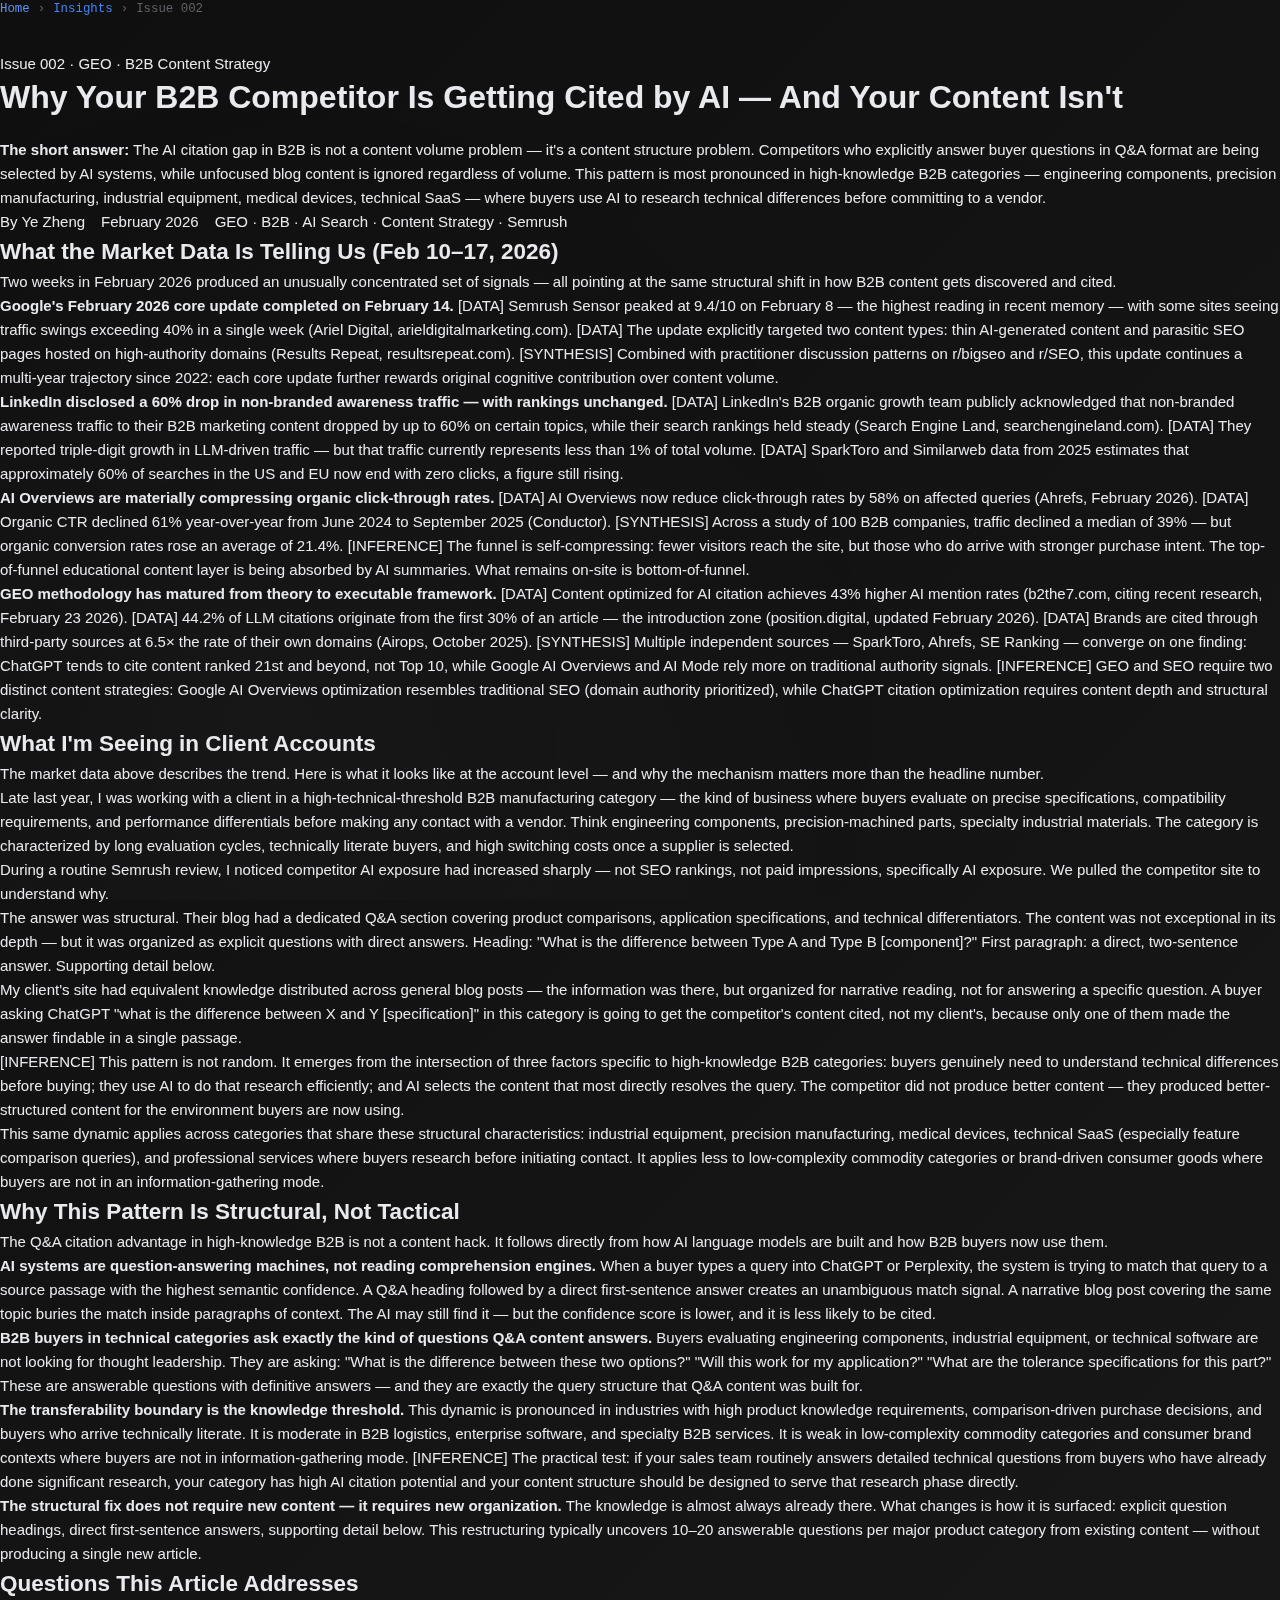
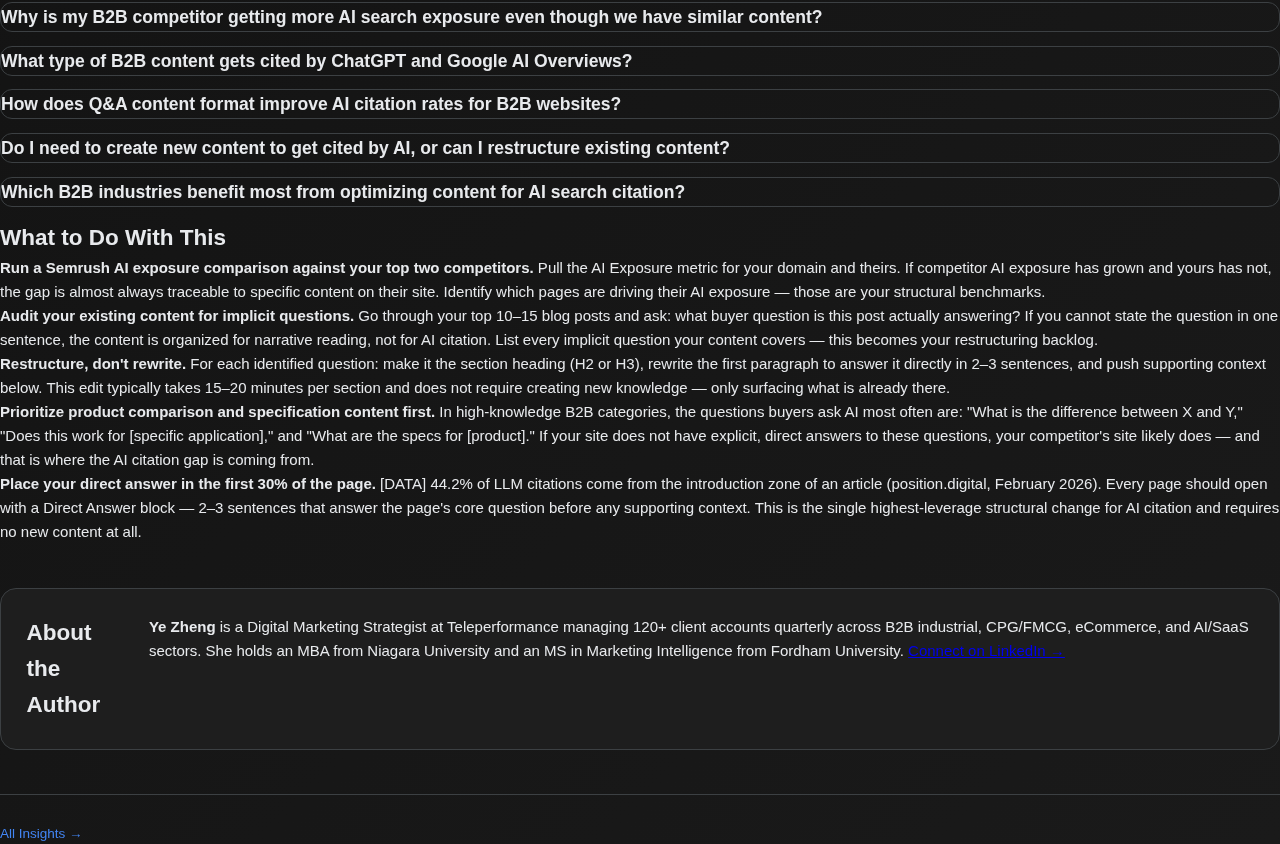
<file: insights/001-b2b-ai-citation-gap.html>
<!--FRONTMATTER
issue: "001"
title: "Why Your B2B Competitor Is Getting Cited by AI — And Your Content Isn't"
summary: "The AI citation gap in B2B is not a content volume problem — it's a content structure problem. Competitors who explicitly answer buyer questions in Q&A format are being selected by AI systems, while unfocused blog content is ignored regardless of volume. This pattern is most pronounced in high-knowledge B2B categories where buyers research technical differences before committing."
date: "2026-02"
tags: ["GEO", "B2B", "AI Search", "Content Strategy", "Semrush"]
category: "geo"
FRONTMATTER-->
<!DOCTYPE html>
<html lang="en">
<head>
  <meta charset="UTF-8" />
  <meta name="viewport" content="width=device-width, initial-scale=1.0" />
  <title>Why Your B2B Competitor Is Getting Cited by AI — And Your Content Isn't | Ye Zheng Marketing</title>
  <meta name="description" content="The AI citation gap in B2B is not a content volume problem — it's a content structure problem. Competitors who explicitly answer buyer questions in Q&A format are being selected by AI systems, while unfocused blog content is ignored regardless of volume. This pattern is most pronounced in high-knowledge B2B categories where buyers research technical differences before committing." />
  <link rel="canonical" href="https://yezhengmarketing.com/insights/002-b2b-ai-citation-gap.html" />
  <link rel="stylesheet" href="insights-styles.css" />

  <!-- Article Schema -->
  <script type="application/ld+json">
  {
    "@context": "https://schema.org",
    "@type": "Article",
    "headline": "Why Your B2B Competitor Is Getting Cited by AI — And Your Content Isn't",
    "description": "The AI citation gap in B2B is not a content volume problem — it's a content structure problem. Competitors who explicitly answer buyer questions in Q&A format are being selected by AI systems, while unfocused blog content is ignored regardless of volume.",
    "author": {
      "@type": "Person",
      "name": "Ye Zheng",
      "jobTitle": "Digital Marketing Strategist",
      "url": "https://yezhengmarketing.com"
    },
    "datePublished": "2026-02-24",
    "publisher": {
      "@type": "Person",
      "name": "Ye Zheng"
    },
    "keywords": ["B2B content strategy", "AI search citation", "GEO", "generative engine optimization", "Q&A content", "AI Overviews", "ChatGPT SEO", "B2B manufacturing content"],
    "articleSection": "Marketing Intelligence"
  }
  </script>

  <!-- FAQPage Schema -->
  <script type="application/ld+json">
  {
    "@context": "https://schema.org",
    "@type": "FAQPage",
    "mainEntity": [
      {
        "@type": "Question",
        "name": "Why is my B2B competitor getting more AI search exposure even though we have similar content?",
        "acceptedAnswer": {
          "@type": "Answer",
          "text": "The most common reason is content structure, not content volume. AI systems like ChatGPT, Perplexity, and Google AI Overviews are trained to surface content that directly answers a specific question — not content that discusses a topic generally. If your competitor has blog posts structured as explicit Q&A (a question in the heading, a direct answer in the first paragraph), those posts are far more likely to be selected as citation sources than your posts that cover the same topic in narrative or promotional format. In high-knowledge B2B categories — engineering components, industrial equipment, medical devices, technical SaaS — buyers ask AI very specific comparison and specification questions. The content that wins AI citations is the content that answers those exact questions without making the reader dig through paragraphs of context first."
        }
      },
      {
        "@type": "Question",
        "name": "What type of B2B content gets cited by ChatGPT and Google AI Overviews?",
        "acceptedAnswer": {
          "@type": "Answer",
          "text": "Structured content that directly answers a specific question consistently outperforms narrative content in AI citations. Early data shows that content optimized for AI citation achieves 43% higher AI mention rates, and 44.2% of LLM citations come from the first 30% of an article — meaning content that front-loads its answer wins disproportionately. The most effective formats are: explicit Q&A sections where the heading is a question and the first sentence is the complete answer; comparison content that spells out differences between options (Product A vs. Product B); specification content that answers 'does this work for X use case'; and step-by-step process content with numbered structure. In B2B specifically, product knowledge content — specs, comparisons, application guidance — outperforms thought leadership or brand narrative for AI citation purposes because it matches the questions buyers actually ask during research."
        }
      },
      {
        "@type": "Question",
        "name": "How does Q&A content format improve AI citation rates for B2B websites?",
        "acceptedAnswer": {
          "@type": "Answer",
          "text": "AI language models are built to answer questions. When they receive a query, they search their training data and retrieval sources for passages that most directly address that query — and they prefer content where the match is unambiguous. A Q&A format creates that unambiguity: the heading signals the topic, the first sentence of the answer confirms the match, and the body provides the supporting detail. Compare this to a blog post where the answer to a buyer's question is buried in paragraph four after an industry overview introduction. The AI may still find it, but the confidence of the match is lower, and the content is less likely to be cited. For B2B categories with high technical complexity — where buyers ask precise questions about specs, compatibility, and application differences — Q&A content also signals genuine expertise, which reinforces the E-E-A-T signals that AI citation algorithms favor."
        }
      },
      {
        "@type": "Question",
        "name": "Do I need to create new content to get cited by AI, or can I restructure existing content?",
        "acceptedAnswer": {
          "@type": "Answer",
          "text": "In most cases, restructuring existing content is more efficient and more effective than creating new content from scratch. The knowledge already exists in your blog posts, product pages, and case studies — the problem is usually that it's organized for reading, not for answering. The restructuring process has four steps: first, audit your existing content to identify which buyer questions it implicitly answers; second, extract those questions explicitly and turn them into section headings; third, rewrite the opening sentence of each section to be a direct, standalone answer to that question; fourth, move supporting context and detail into the body of that section. This process typically surfaces 10–20 answerable questions per major product category from content you already have. New content creation becomes necessary only when you identify questions your competitors are answering that your site doesn't address at all — which is worth discovering through a Semrush competitor content gap analysis."
        }
      },
      {
        "@type": "Question",
        "name": "Which B2B industries benefit most from optimizing content for AI search citation?",
        "acceptedAnswer": {
          "@type": "Answer",
          "text": "The industries that benefit most share three structural characteristics: high product knowledge thresholds, comparison-driven purchasing decisions, and long evaluation cycles. These conditions create buyers who ask detailed research questions in AI tools before they ever contact a vendor. Industries that fit this profile strongly include: engineering and industrial components, precision manufacturing, industrial equipment, medical devices, technical SaaS (especially feature comparison queries), and professional services (legal, consulting, financial advisory). Industries with moderate benefit include B2B logistics, enterprise software, and specialty CPG categories. Industries with limited benefit include low-complexity commodity categories, impulse-purchase consumer goods, and brand-driven categories where buyers are not in an information-gathering mode. The practical test: if your sales team regularly answers technical questions from buyers who have already done significant research, your category has strong AI citation potential and your content should be structured to serve that research phase."
        }
      }
    ]
  }
  </script>
</head>

<body>
  <nav class="breadcrumb" aria-label="Breadcrumb">
    <a href="https://yezhengmarketing.com">Home</a>
    <span aria-hidden="true"> › </span>
    <a href="https://yezhengmarketing.com/insights/">Insights</a>
    <span aria-hidden="true"> › </span>
    <span>Issue 002</span>
  </nav>

  <main>
    <article itemscope itemtype="https://schema.org/Article">

      <header class="article-header">
        <div class="issue-label">Issue 002 · GEO · B2B Content Strategy</div>
        <h1 itemprop="headline">Why Your B2B Competitor Is Getting Cited by AI — And Your Content Isn't</h1>

        <div class="direct-answer" role="note" aria-label="Direct Answer">
          <p><strong>The short answer:</strong> The AI citation gap in B2B is not a content volume problem — it's a content structure problem. Competitors who explicitly answer buyer questions in Q&A format are being selected by AI systems, while unfocused blog content is ignored regardless of volume. This pattern is most pronounced in high-knowledge B2B categories — engineering components, precision manufacturing, industrial equipment, medical devices, technical SaaS — where buyers use AI to research technical differences before committing to a vendor.</p>
        </div>

        <div class="article-meta">
          <span itemprop="author" itemscope itemtype="https://schema.org/Person">
            By <span itemprop="name">Ye Zheng</span>
          </span>
          <time itemprop="datePublished" datetime="2026-02-24">February 2026</time>
          <span class="tags">GEO · B2B · AI Search · Content Strategy · Semrush</span>
        </div>
      </header>

      <!-- ═══════════════════════════════════════════ -->
      <!-- SIGNAL SECTION                              -->
      <!-- ═══════════════════════════════════════════ -->
      <section class="body-signal">
        <h2>What the Market Data Is Telling Us (Feb 10–17, 2026)</h2>

        <p>Two weeks in February 2026 produced an unusually concentrated set of signals — all pointing at the same structural shift in how B2B content gets discovered and cited.</p>

        <p><strong>Google's February 2026 core update completed on February 14.</strong> [DATA] Semrush Sensor peaked at 9.4/10 on February 8 — the highest reading in recent memory — with some sites seeing traffic swings exceeding 40% in a single week (Ariel Digital, arieldigitalmarketing.com). [DATA] The update explicitly targeted two content types: thin AI-generated content and parasitic SEO pages hosted on high-authority domains (Results Repeat, resultsrepeat.com). [SYNTHESIS] Combined with practitioner discussion patterns on r/bigseo and r/SEO, this update continues a multi-year trajectory since 2022: each core update further rewards original cognitive contribution over content volume.</p>

        <p><strong>LinkedIn disclosed a 60% drop in non-branded awareness traffic — with rankings unchanged.</strong> [DATA] LinkedIn's B2B organic growth team publicly acknowledged that non-branded awareness traffic to their B2B marketing content dropped by up to 60% on certain topics, while their search rankings held steady (Search Engine Land, searchengineland.com). [DATA] They reported triple-digit growth in LLM-driven traffic — but that traffic currently represents less than 1% of total volume. [DATA] SparkToro and Similarweb data from 2025 estimates that approximately 60% of searches in the US and EU now end with zero clicks, a figure still rising.</p>

        <p><strong>AI Overviews are materially compressing organic click-through rates.</strong> [DATA] AI Overviews now reduce click-through rates by 58% on affected queries (Ahrefs, February 2026). [DATA] Organic CTR declined 61% year-over-year from June 2024 to September 2025 (Conductor). [SYNTHESIS] Across a study of 100 B2B companies, traffic declined a median of 39% — but organic conversion rates rose an average of 21.4%. [INFERENCE] The funnel is self-compressing: fewer visitors reach the site, but those who do arrive with stronger purchase intent. The top-of-funnel educational content layer is being absorbed by AI summaries. What remains on-site is bottom-of-funnel.</p>

        <p><strong>GEO methodology has matured from theory to executable framework.</strong> [DATA] Content optimized for AI citation achieves 43% higher AI mention rates (b2the7.com, citing recent research, February 23 2026). [DATA] 44.2% of LLM citations originate from the first 30% of an article — the introduction zone (position.digital, updated February 2026). [DATA] Brands are cited through third-party sources at 6.5× the rate of their own domains (Airops, October 2025). [SYNTHESIS] Multiple independent sources — SparkToro, Ahrefs, SE Ranking — converge on one finding: ChatGPT tends to cite content ranked 21st and beyond, not Top 10, while Google AI Overviews and AI Mode rely more on traditional authority signals. [INFERENCE] GEO and SEO require two distinct content strategies: Google AI Overviews optimization resembles traditional SEO (domain authority prioritized), while ChatGPT citation optimization requires content depth and structural clarity.</p>
      </section>

      <!-- ═══════════════════════════════════════════ -->
      <!-- FIELD OBSERVATION                           -->
      <!-- ═══════════════════════════════════════════ -->
      <section class="body-field-observation">
        <h2>What I'm Seeing in Client Accounts</h2>

        <p>The market data above describes the trend. Here is what it looks like at the account level — and why the mechanism matters more than the headline number.</p>

        <p>Late last year, I was working with a client in a high-technical-threshold B2B manufacturing category — the kind of business where buyers evaluate on precise specifications, compatibility requirements, and performance differentials before making any contact with a vendor. Think engineering components, precision-machined parts, specialty industrial materials. The category is characterized by long evaluation cycles, technically literate buyers, and high switching costs once a supplier is selected.</p>

        <p>During a routine Semrush review, I noticed competitor AI exposure had increased sharply — not SEO rankings, not paid impressions, specifically AI exposure. We pulled the competitor site to understand why.</p>

        <p>The answer was structural. Their blog had a dedicated Q&A section covering product comparisons, application specifications, and technical differentiators. The content was not exceptional in its depth — but it was organized as explicit questions with direct answers. Heading: "What is the difference between Type A and Type B [component]?" First paragraph: a direct, two-sentence answer. Supporting detail below.</p>

        <p>My client's site had equivalent knowledge distributed across general blog posts — the information was there, but organized for narrative reading, not for answering a specific question. A buyer asking ChatGPT "what is the difference between X and Y [specification]" in this category is going to get the competitor's content cited, not my client's, because only one of them made the answer findable in a single passage.</p>

        <p>[INFERENCE] This pattern is not random. It emerges from the intersection of three factors specific to high-knowledge B2B categories: buyers genuinely need to understand technical differences before buying; they use AI to do that research efficiently; and AI selects the content that most directly resolves the query. The competitor did not produce better content — they produced better-structured content for the environment buyers are now using.</p>

        <p>This same dynamic applies across categories that share these structural characteristics: industrial equipment, precision manufacturing, medical devices, technical SaaS (especially feature comparison queries), and professional services where buyers research before initiating contact. It applies less to low-complexity commodity categories or brand-driven consumer goods where buyers are not in an information-gathering mode.</p>
      </section>

      <!-- ═══════════════════════════════════════════ -->
      <!-- MECHANISM                                   -->
      <!-- ═══════════════════════════════════════════ -->
      <section class="body-mechanism">
        <h2>Why This Pattern Is Structural, Not Tactical</h2>

        <p>The Q&A citation advantage in high-knowledge B2B is not a content hack. It follows directly from how AI language models are built and how B2B buyers now use them.</p>

        <p><strong>AI systems are question-answering machines, not reading comprehension engines.</strong> When a buyer types a query into ChatGPT or Perplexity, the system is trying to match that query to a source passage with the highest semantic confidence. A Q&A heading followed by a direct first-sentence answer creates an unambiguous match signal. A narrative blog post covering the same topic buries the match inside paragraphs of context. The AI may still find it — but the confidence score is lower, and it is less likely to be cited.</p>

        <p><strong>B2B buyers in technical categories ask exactly the kind of questions Q&A content answers.</strong> Buyers evaluating engineering components, industrial equipment, or technical software are not looking for thought leadership. They are asking: "What is the difference between these two options?" "Will this work for my application?" "What are the tolerance specifications for this part?" These are answerable questions with definitive answers — and they are exactly the query structure that Q&A content was built for.</p>

        <p><strong>The transferability boundary is the knowledge threshold.</strong> This dynamic is pronounced in industries with high product knowledge requirements, comparison-driven purchase decisions, and buyers who arrive technically literate. It is moderate in B2B logistics, enterprise software, and specialty B2B services. It is weak in low-complexity commodity categories and consumer brand contexts where buyers are not in information-gathering mode. [INFERENCE] The practical test: if your sales team routinely answers detailed technical questions from buyers who have already done significant research, your category has high AI citation potential and your content structure should be designed to serve that research phase directly.</p>

        <p><strong>The structural fix does not require new content — it requires new organization.</strong> The knowledge is almost always already there. What changes is how it is surfaced: explicit question headings, direct first-sentence answers, supporting detail below. This restructuring typically uncovers 10–20 answerable questions per major product category from existing content — without producing a single new article.</p>
      </section>

      <!-- ═══════════════════════════════════════════ -->
      <!-- Q&A BLOCK                                   -->
      <!-- ═══════════════════════════════════════════ -->
      <section class="qa-block">
        <h2>Questions This Article Addresses</h2>

        <div class="qa-item">
          <h3>Why is my B2B competitor getting more AI search exposure even though we have similar content?</h3>
          <div class="qa-answer">
            <p><strong>The most common cause is content structure, not content volume.</strong> AI systems — ChatGPT, Perplexity, Google AI Overviews — are designed to surface content that directly answers a specific question, not content that discusses a topic generally. If your competitor has blog posts structured as explicit Q&A (a question in the heading, a direct answer in the first paragraph), those posts are far more likely to be selected as citation sources than your posts that cover the same topic in narrative or promotional format.</p>
            <p>In high-knowledge B2B categories — engineering components, industrial equipment, medical devices, technical SaaS — buyers ask AI very specific comparison and specification questions. The content that wins AI citations is the content that answers those exact questions without making the reader dig through paragraphs of context first. A Semrush AI exposure comparison between your domain and a competitor's is often the fastest way to confirm whether this dynamic is in play.</p>
          </div>
        </div>

        <div class="qa-item">
          <h3>What type of B2B content gets cited by ChatGPT and Google AI Overviews?</h3>
          <div class="qa-answer">
            <p><strong>Structured content that directly answers a specific question consistently outperforms narrative content in AI citations.</strong> [DATA] Content optimized for AI citation achieves 43% higher AI mention rates (b2the7.com, February 2026), and [DATA] 44.2% of LLM citations come from the first 30% of an article (position.digital, February 2026) — meaning content that front-loads its answer wins disproportionately.</p>
            <p>The most effective formats are: explicit Q&A sections where the heading is a question and the first sentence is the complete answer; comparison content that spells out differences between options; specification content that answers "does this work for X use case"; and step-by-step process content with numbered structure. In B2B specifically, product knowledge content — specs, comparisons, application guidance — outperforms thought leadership or brand narrative for AI citation purposes because it matches the questions buyers actually ask during the research phase.</p>
          </div>
        </div>

        <div class="qa-item">
          <h3>How does Q&A content format improve AI citation rates for B2B websites?</h3>
          <div class="qa-answer">
            <p><strong>Q&A format creates an unambiguous semantic match between a buyer's query and your content.</strong> When an AI system receives a question, it searches for the passage most likely to directly resolve that query. A Q&A heading signals the topic; the first sentence of the answer confirms the match; the body provides supporting detail. A narrative blog post covering the same topic forces the AI to infer the match from surrounding context — a lower-confidence signal that reduces citation probability.</p>
            <p>For B2B categories with high technical complexity, Q&A content also signals genuine expertise — a buyer asking "what is the tolerance range for this component type" expects a direct technical answer, not an introductory paragraph about industry trends. That directness reinforces the E-E-A-T (Experience, Expertise, Authoritativeness, Trustworthiness) signals that AI citation algorithms favor, particularly for Google AI Overviews which weights domain authority alongside structural clarity.</p>
          </div>
        </div>

        <div class="qa-item">
          <h3>Do I need to create new content to get cited by AI, or can I restructure existing content?</h3>
          <div class="qa-answer">
            <p><strong>In most cases, restructuring existing content is faster and more effective than creating new content.</strong> The knowledge already exists in your blog posts, product pages, and case studies — the problem is usually organization, not coverage. The restructuring process has four steps: first, audit existing content to identify which buyer questions it implicitly answers; second, extract those questions explicitly and make them section headings; third, rewrite the opening sentence of each section to be a direct, standalone answer; fourth, move supporting context into the body below.</p>
            <p>This process typically surfaces 10–20 answerable questions per major product category from content already on your site. New content creation becomes necessary only when a competitor gap analysis (Semrush is the practical tool here) reveals questions your competitors are answering that your site does not address at all. Start with restructuring; identify gaps second.</p>
          </div>
        </div>

        <div class="qa-item">
          <h3>Which B2B industries benefit most from optimizing content for AI search citation?</h3>
          <div class="qa-answer">
            <p><strong>Industries with high product knowledge thresholds, comparison-driven purchasing, and long evaluation cycles benefit most.</strong> These conditions produce buyers who use AI to research specifications and vendor differences before initiating any sales contact — meaning AI citation is not a brand awareness play, it is direct pipeline influence.</p>
            <p>Strong fit: engineering and industrial components, precision manufacturing, industrial equipment, medical devices, technical SaaS (especially feature comparison queries), professional services (legal, consulting, financial advisory). Moderate fit: B2B logistics, enterprise software, specialty B2B services. Limited fit: low-complexity commodity categories, impulse-purchase consumer goods, brand-driven categories where buyers are not in information-gathering mode. The practical test: if your sales team regularly answers technical questions from buyers who have clearly done significant pre-sales research, your category has strong AI citation potential.</p>
          </div>
        </div>

      </section>

      <!-- ═══════════════════════════════════════════ -->
      <!-- ACTIONABLE                                  -->
      <!-- ═══════════════════════════════════════════ -->
      <section class="actionable">
        <h2>What to Do With This</h2>

        <ol>
          <li>
            <strong>Run a Semrush AI exposure comparison against your top two competitors.</strong> Pull the AI Exposure metric for your domain and theirs. If competitor AI exposure has grown and yours has not, the gap is almost always traceable to specific content on their site. Identify which pages are driving their AI exposure — those are your structural benchmarks.
          </li>
          <li>
            <strong>Audit your existing content for implicit questions.</strong> Go through your top 10–15 blog posts and ask: what buyer question is this post actually answering? If you cannot state the question in one sentence, the content is organized for narrative reading, not for AI citation. List every implicit question your content covers — this becomes your restructuring backlog.
          </li>
          <li>
            <strong>Restructure, don't rewrite.</strong> For each identified question: make it the section heading (H2 or H3), rewrite the first paragraph to answer it directly in 2–3 sentences, and push supporting context below. This edit typically takes 15–20 minutes per section and does not require creating new knowledge — only surfacing what is already there.
          </li>
          <li>
            <strong>Prioritize product comparison and specification content first.</strong> In high-knowledge B2B categories, the questions buyers ask AI most often are: "What is the difference between X and Y," "Does this work for [specific application]," and "What are the specs for [product]." If your site does not have explicit, direct answers to these questions, your competitor's site likely does — and that is where the AI citation gap is coming from.
          </li>
          <li>
            <strong>Place your direct answer in the first 30% of the page.</strong> [DATA] 44.2% of LLM citations come from the introduction zone of an article (position.digital, February 2026). Every page should open with a Direct Answer block — 2–3 sentences that answer the page's core question before any supporting context. This is the single highest-leverage structural change for AI citation and requires no new content at all.
          </li>
        </ol>
      </section>

      <!-- ═══════════════════════════════════════════ -->
      <!-- AUTHOR BIO — FIXED, DO NOT MODIFY          -->
      <!-- ═══════════════════════════════════════════ -->
      <section class="author-bio">
        <h2>About the Author</h2>
        <p>
          <strong>Ye Zheng</strong> is a Digital Marketing Strategist at Teleperformance managing 120+ client accounts quarterly across B2B industrial, CPG/FMCG, eCommerce, and AI/SaaS sectors. She holds an MBA from Niagara University and an MS in Marketing Intelligence from Fordham University.
          <a href="https://www.linkedin.com/in/yezhengmarketing" rel="noopener noreferrer" target="_blank">Connect on LinkedIn →</a>
        </p>
      </section>

      <!-- ═══════════════════════════════════════════ -->
      <!-- ARTICLE NAVIGATION                          -->
      <!-- ═══════════════════════════════════════════ -->
      <nav class="article-nav" aria-label="Article navigation">
        <a href="../insights/" class="nav-index">All Insights →</a>
      </nav>

    </article>
  </main>

</body>
</html>
</file>
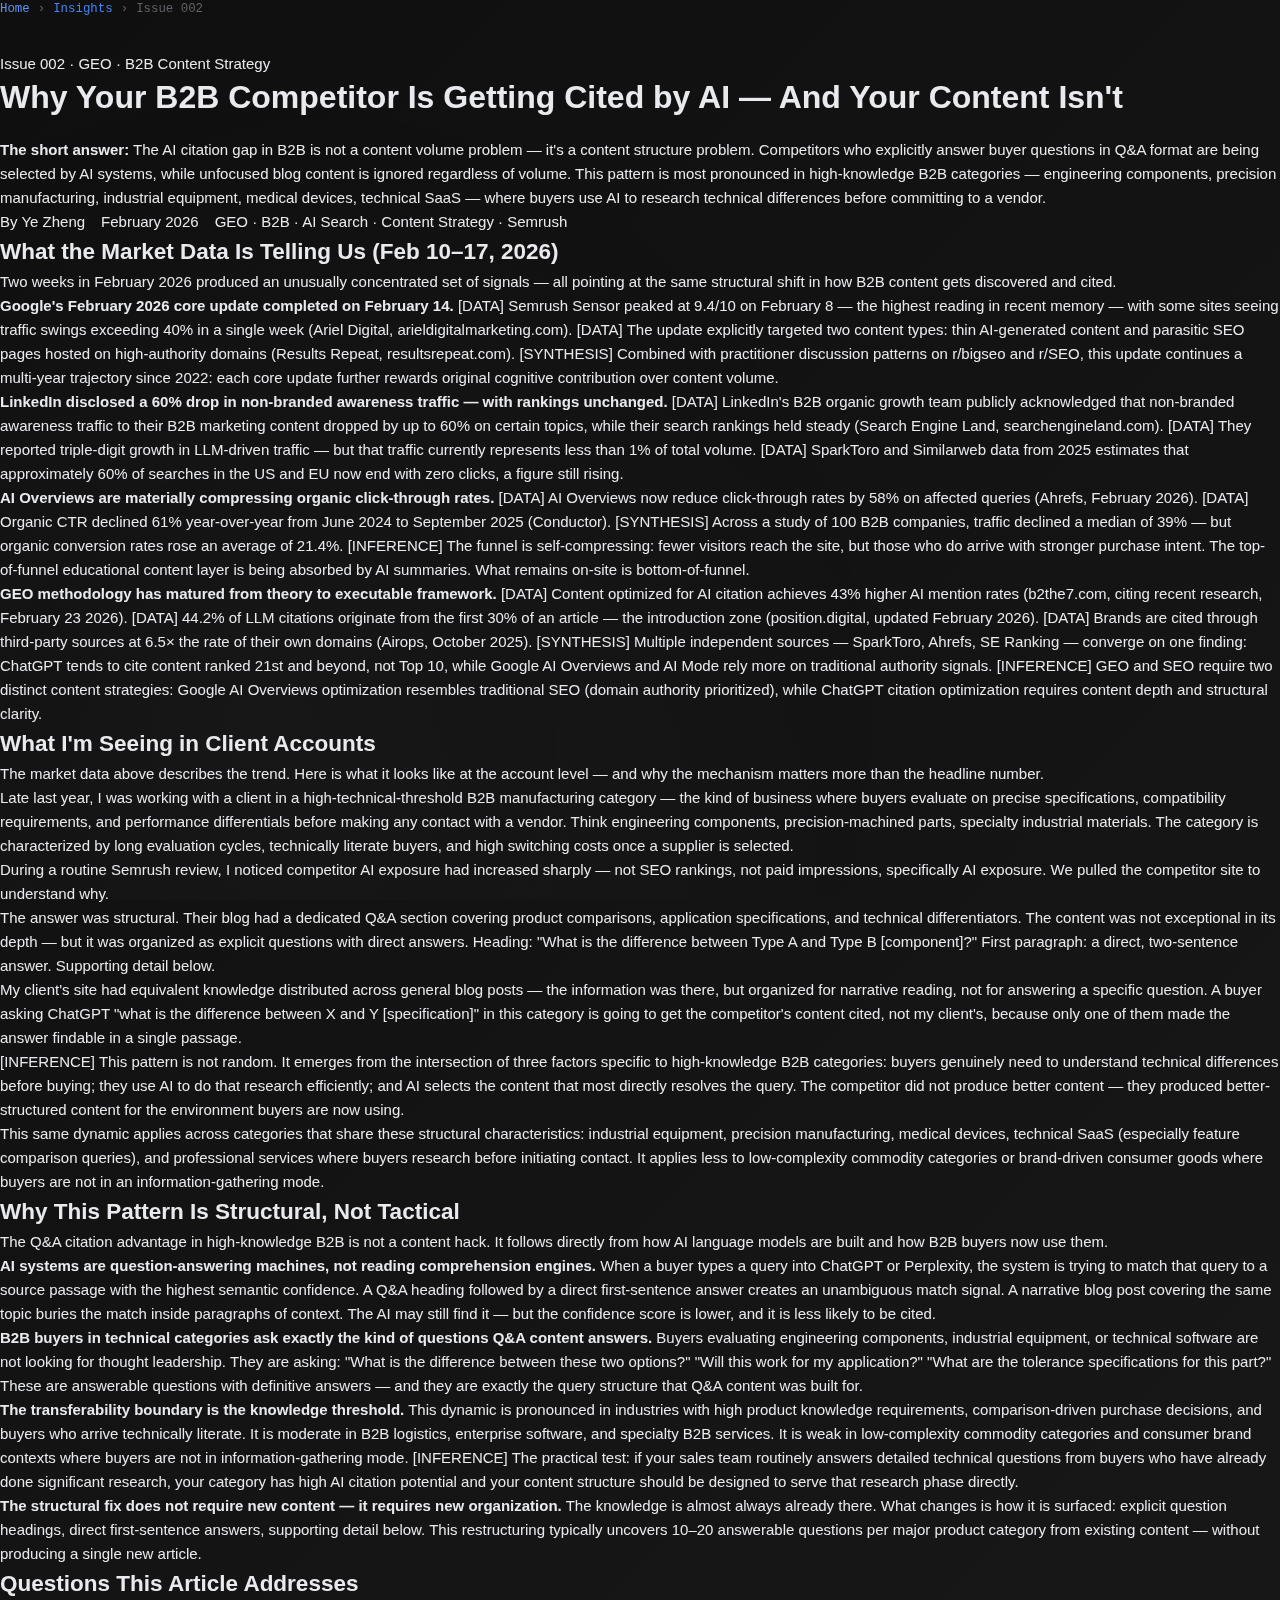
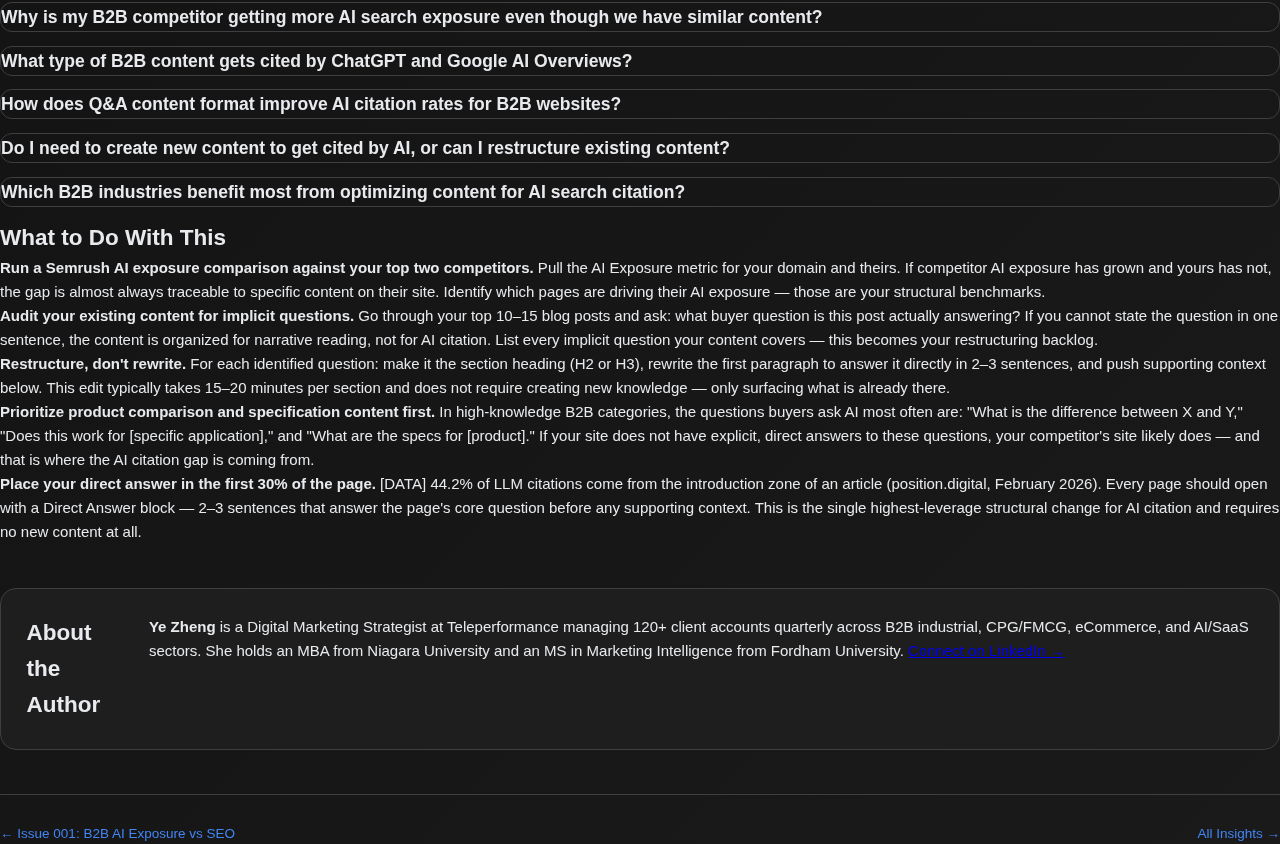
<file: insights/002-b2b-ai-citation-gap.html>
<!--FRONTMATTER
issue: "002"
title: "Why Your B2B Competitor Is Getting Cited by AI — And Your Content Isn't"
summary: "The AI citation gap in B2B is not a content volume problem — it's a content structure problem. Competitors who explicitly answer buyer questions in Q&A format are being selected by AI systems, while unfocused blog content is ignored regardless of volume. This pattern is most pronounced in high-knowledge B2B categories where buyers research technical differences before committing."
date: "2026-02"
tags: ["GEO", "B2B", "AI Search", "Content Strategy", "Semrush"]
category: "geo"
FRONTMATTER-->
<!DOCTYPE html>
<html lang="en">
<head>
  <meta charset="UTF-8" />
  <meta name="viewport" content="width=device-width, initial-scale=1.0" />
  <title>Why Your B2B Competitor Is Getting Cited by AI — And Your Content Isn't | Ye Zheng Marketing</title>
  <meta name="description" content="The AI citation gap in B2B is not a content volume problem — it's a content structure problem. Competitors who explicitly answer buyer questions in Q&A format are being selected by AI systems, while unfocused blog content is ignored regardless of volume. This pattern is most pronounced in high-knowledge B2B categories where buyers research technical differences before committing." />
  <link rel="canonical" href="https://yezhengmarketing.com/insights/002-b2b-ai-citation-gap.html" />
  <link rel="stylesheet" href="insights-styles.css" />

  <!-- Article Schema -->
  <script type="application/ld+json">
  {
    "@context": "https://schema.org",
    "@type": "Article",
    "headline": "Why Your B2B Competitor Is Getting Cited by AI — And Your Content Isn't",
    "description": "The AI citation gap in B2B is not a content volume problem — it's a content structure problem. Competitors who explicitly answer buyer questions in Q&A format are being selected by AI systems, while unfocused blog content is ignored regardless of volume.",
    "author": {
      "@type": "Person",
      "name": "Ye Zheng",
      "jobTitle": "Digital Marketing Strategist",
      "url": "https://yezhengmarketing.com"
    },
    "datePublished": "2026-02-24",
    "publisher": {
      "@type": "Person",
      "name": "Ye Zheng"
    },
    "keywords": ["B2B content strategy", "AI search citation", "GEO", "generative engine optimization", "Q&A content", "AI Overviews", "ChatGPT SEO", "B2B manufacturing content"],
    "articleSection": "Marketing Intelligence"
  }
  </script>

  <!-- FAQPage Schema -->
  <script type="application/ld+json">
  {
    "@context": "https://schema.org",
    "@type": "FAQPage",
    "mainEntity": [
      {
        "@type": "Question",
        "name": "Why is my B2B competitor getting more AI search exposure even though we have similar content?",
        "acceptedAnswer": {
          "@type": "Answer",
          "text": "The most common reason is content structure, not content volume. AI systems like ChatGPT, Perplexity, and Google AI Overviews are trained to surface content that directly answers a specific question — not content that discusses a topic generally. If your competitor has blog posts structured as explicit Q&A (a question in the heading, a direct answer in the first paragraph), those posts are far more likely to be selected as citation sources than your posts that cover the same topic in narrative or promotional format. In high-knowledge B2B categories — engineering components, industrial equipment, medical devices, technical SaaS — buyers ask AI very specific comparison and specification questions. The content that wins AI citations is the content that answers those exact questions without making the reader dig through paragraphs of context first."
        }
      },
      {
        "@type": "Question",
        "name": "What type of B2B content gets cited by ChatGPT and Google AI Overviews?",
        "acceptedAnswer": {
          "@type": "Answer",
          "text": "Structured content that directly answers a specific question consistently outperforms narrative content in AI citations. Early data shows that content optimized for AI citation achieves 43% higher AI mention rates, and 44.2% of LLM citations come from the first 30% of an article — meaning content that front-loads its answer wins disproportionately. The most effective formats are: explicit Q&A sections where the heading is a question and the first sentence is the complete answer; comparison content that spells out differences between options (Product A vs. Product B); specification content that answers 'does this work for X use case'; and step-by-step process content with numbered structure. In B2B specifically, product knowledge content — specs, comparisons, application guidance — outperforms thought leadership or brand narrative for AI citation purposes because it matches the questions buyers actually ask during research."
        }
      },
      {
        "@type": "Question",
        "name": "How does Q&A content format improve AI citation rates for B2B websites?",
        "acceptedAnswer": {
          "@type": "Answer",
          "text": "AI language models are built to answer questions. When they receive a query, they search their training data and retrieval sources for passages that most directly address that query — and they prefer content where the match is unambiguous. A Q&A format creates that unambiguity: the heading signals the topic, the first sentence of the answer confirms the match, and the body provides the supporting detail. Compare this to a blog post where the answer to a buyer's question is buried in paragraph four after an industry overview introduction. The AI may still find it, but the confidence of the match is lower, and the content is less likely to be cited. For B2B categories with high technical complexity — where buyers ask precise questions about specs, compatibility, and application differences — Q&A content also signals genuine expertise, which reinforces the E-E-A-T signals that AI citation algorithms favor."
        }
      },
      {
        "@type": "Question",
        "name": "Do I need to create new content to get cited by AI, or can I restructure existing content?",
        "acceptedAnswer": {
          "@type": "Answer",
          "text": "In most cases, restructuring existing content is more efficient and more effective than creating new content from scratch. The knowledge already exists in your blog posts, product pages, and case studies — the problem is usually that it's organized for reading, not for answering. The restructuring process has four steps: first, audit your existing content to identify which buyer questions it implicitly answers; second, extract those questions explicitly and turn them into section headings; third, rewrite the opening sentence of each section to be a direct, standalone answer to that question; fourth, move supporting context and detail into the body of that section. This process typically surfaces 10–20 answerable questions per major product category from content you already have. New content creation becomes necessary only when you identify questions your competitors are answering that your site doesn't address at all — which is worth discovering through a Semrush competitor content gap analysis."
        }
      },
      {
        "@type": "Question",
        "name": "Which B2B industries benefit most from optimizing content for AI search citation?",
        "acceptedAnswer": {
          "@type": "Answer",
          "text": "The industries that benefit most share three structural characteristics: high product knowledge thresholds, comparison-driven purchasing decisions, and long evaluation cycles. These conditions create buyers who ask detailed research questions in AI tools before they ever contact a vendor. Industries that fit this profile strongly include: engineering and industrial components, precision manufacturing, industrial equipment, medical devices, technical SaaS (especially feature comparison queries), and professional services (legal, consulting, financial advisory). Industries with moderate benefit include B2B logistics, enterprise software, and specialty CPG categories. Industries with limited benefit include low-complexity commodity categories, impulse-purchase consumer goods, and brand-driven categories where buyers are not in an information-gathering mode. The practical test: if your sales team regularly answers technical questions from buyers who have already done significant research, your category has strong AI citation potential and your content should be structured to serve that research phase."
        }
      }
    ]
  }
  </script>
</head>

<body>
  <nav class="breadcrumb" aria-label="Breadcrumb">
    <a href="https://yezhengmarketing.com">Home</a>
    <span aria-hidden="true"> › </span>
    <a href="https://yezhengmarketing.com/insights/">Insights</a>
    <span aria-hidden="true"> › </span>
    <span>Issue 002</span>
  </nav>

  <main>
    <article itemscope itemtype="https://schema.org/Article">

      <header class="article-header">
        <div class="issue-label">Issue 002 · GEO · B2B Content Strategy</div>
        <h1 itemprop="headline">Why Your B2B Competitor Is Getting Cited by AI — And Your Content Isn't</h1>

        <div class="direct-answer" role="note" aria-label="Direct Answer">
          <p><strong>The short answer:</strong> The AI citation gap in B2B is not a content volume problem — it's a content structure problem. Competitors who explicitly answer buyer questions in Q&A format are being selected by AI systems, while unfocused blog content is ignored regardless of volume. This pattern is most pronounced in high-knowledge B2B categories — engineering components, precision manufacturing, industrial equipment, medical devices, technical SaaS — where buyers use AI to research technical differences before committing to a vendor.</p>
        </div>

        <div class="article-meta">
          <span itemprop="author" itemscope itemtype="https://schema.org/Person">
            By <span itemprop="name">Ye Zheng</span>
          </span>
          <time itemprop="datePublished" datetime="2026-02-24">February 2026</time>
          <span class="tags">GEO · B2B · AI Search · Content Strategy · Semrush</span>
        </div>
      </header>

      <!-- ═══════════════════════════════════════════ -->
      <!-- SIGNAL SECTION                              -->
      <!-- ═══════════════════════════════════════════ -->
      <section class="body-signal">
        <h2>What the Market Data Is Telling Us (Feb 10–17, 2026)</h2>

        <p>Two weeks in February 2026 produced an unusually concentrated set of signals — all pointing at the same structural shift in how B2B content gets discovered and cited.</p>

        <p><strong>Google's February 2026 core update completed on February 14.</strong> [DATA] Semrush Sensor peaked at 9.4/10 on February 8 — the highest reading in recent memory — with some sites seeing traffic swings exceeding 40% in a single week (Ariel Digital, arieldigitalmarketing.com). [DATA] The update explicitly targeted two content types: thin AI-generated content and parasitic SEO pages hosted on high-authority domains (Results Repeat, resultsrepeat.com). [SYNTHESIS] Combined with practitioner discussion patterns on r/bigseo and r/SEO, this update continues a multi-year trajectory since 2022: each core update further rewards original cognitive contribution over content volume.</p>

        <p><strong>LinkedIn disclosed a 60% drop in non-branded awareness traffic — with rankings unchanged.</strong> [DATA] LinkedIn's B2B organic growth team publicly acknowledged that non-branded awareness traffic to their B2B marketing content dropped by up to 60% on certain topics, while their search rankings held steady (Search Engine Land, searchengineland.com). [DATA] They reported triple-digit growth in LLM-driven traffic — but that traffic currently represents less than 1% of total volume. [DATA] SparkToro and Similarweb data from 2025 estimates that approximately 60% of searches in the US and EU now end with zero clicks, a figure still rising.</p>

        <p><strong>AI Overviews are materially compressing organic click-through rates.</strong> [DATA] AI Overviews now reduce click-through rates by 58% on affected queries (Ahrefs, February 2026). [DATA] Organic CTR declined 61% year-over-year from June 2024 to September 2025 (Conductor). [SYNTHESIS] Across a study of 100 B2B companies, traffic declined a median of 39% — but organic conversion rates rose an average of 21.4%. [INFERENCE] The funnel is self-compressing: fewer visitors reach the site, but those who do arrive with stronger purchase intent. The top-of-funnel educational content layer is being absorbed by AI summaries. What remains on-site is bottom-of-funnel.</p>

        <p><strong>GEO methodology has matured from theory to executable framework.</strong> [DATA] Content optimized for AI citation achieves 43% higher AI mention rates (b2the7.com, citing recent research, February 23 2026). [DATA] 44.2% of LLM citations originate from the first 30% of an article — the introduction zone (position.digital, updated February 2026). [DATA] Brands are cited through third-party sources at 6.5× the rate of their own domains (Airops, October 2025). [SYNTHESIS] Multiple independent sources — SparkToro, Ahrefs, SE Ranking — converge on one finding: ChatGPT tends to cite content ranked 21st and beyond, not Top 10, while Google AI Overviews and AI Mode rely more on traditional authority signals. [INFERENCE] GEO and SEO require two distinct content strategies: Google AI Overviews optimization resembles traditional SEO (domain authority prioritized), while ChatGPT citation optimization requires content depth and structural clarity.</p>
      </section>

      <!-- ═══════════════════════════════════════════ -->
      <!-- FIELD OBSERVATION                           -->
      <!-- ═══════════════════════════════════════════ -->
      <section class="body-field-observation">
        <h2>What I'm Seeing in Client Accounts</h2>

        <p>The market data above describes the trend. Here is what it looks like at the account level — and why the mechanism matters more than the headline number.</p>

        <p>Late last year, I was working with a client in a high-technical-threshold B2B manufacturing category — the kind of business where buyers evaluate on precise specifications, compatibility requirements, and performance differentials before making any contact with a vendor. Think engineering components, precision-machined parts, specialty industrial materials. The category is characterized by long evaluation cycles, technically literate buyers, and high switching costs once a supplier is selected.</p>

        <p>During a routine Semrush review, I noticed competitor AI exposure had increased sharply — not SEO rankings, not paid impressions, specifically AI exposure. We pulled the competitor site to understand why.</p>

        <p>The answer was structural. Their blog had a dedicated Q&A section covering product comparisons, application specifications, and technical differentiators. The content was not exceptional in its depth — but it was organized as explicit questions with direct answers. Heading: "What is the difference between Type A and Type B [component]?" First paragraph: a direct, two-sentence answer. Supporting detail below.</p>

        <p>My client's site had equivalent knowledge distributed across general blog posts — the information was there, but organized for narrative reading, not for answering a specific question. A buyer asking ChatGPT "what is the difference between X and Y [specification]" in this category is going to get the competitor's content cited, not my client's, because only one of them made the answer findable in a single passage.</p>

        <p>[INFERENCE] This pattern is not random. It emerges from the intersection of three factors specific to high-knowledge B2B categories: buyers genuinely need to understand technical differences before buying; they use AI to do that research efficiently; and AI selects the content that most directly resolves the query. The competitor did not produce better content — they produced better-structured content for the environment buyers are now using.</p>

        <p>This same dynamic applies across categories that share these structural characteristics: industrial equipment, precision manufacturing, medical devices, technical SaaS (especially feature comparison queries), and professional services where buyers research before initiating contact. It applies less to low-complexity commodity categories or brand-driven consumer goods where buyers are not in an information-gathering mode.</p>
      </section>

      <!-- ═══════════════════════════════════════════ -->
      <!-- MECHANISM                                   -->
      <!-- ═══════════════════════════════════════════ -->
      <section class="body-mechanism">
        <h2>Why This Pattern Is Structural, Not Tactical</h2>

        <p>The Q&A citation advantage in high-knowledge B2B is not a content hack. It follows directly from how AI language models are built and how B2B buyers now use them.</p>

        <p><strong>AI systems are question-answering machines, not reading comprehension engines.</strong> When a buyer types a query into ChatGPT or Perplexity, the system is trying to match that query to a source passage with the highest semantic confidence. A Q&A heading followed by a direct first-sentence answer creates an unambiguous match signal. A narrative blog post covering the same topic buries the match inside paragraphs of context. The AI may still find it — but the confidence score is lower, and it is less likely to be cited.</p>

        <p><strong>B2B buyers in technical categories ask exactly the kind of questions Q&A content answers.</strong> Buyers evaluating engineering components, industrial equipment, or technical software are not looking for thought leadership. They are asking: "What is the difference between these two options?" "Will this work for my application?" "What are the tolerance specifications for this part?" These are answerable questions with definitive answers — and they are exactly the query structure that Q&A content was built for.</p>

        <p><strong>The transferability boundary is the knowledge threshold.</strong> This dynamic is pronounced in industries with high product knowledge requirements, comparison-driven purchase decisions, and buyers who arrive technically literate. It is moderate in B2B logistics, enterprise software, and specialty B2B services. It is weak in low-complexity commodity categories and consumer brand contexts where buyers are not in information-gathering mode. [INFERENCE] The practical test: if your sales team routinely answers detailed technical questions from buyers who have already done significant research, your category has high AI citation potential and your content structure should be designed to serve that research phase directly.</p>

        <p><strong>The structural fix does not require new content — it requires new organization.</strong> The knowledge is almost always already there. What changes is how it is surfaced: explicit question headings, direct first-sentence answers, supporting detail below. This restructuring typically uncovers 10–20 answerable questions per major product category from existing content — without producing a single new article.</p>
      </section>

      <!-- ═══════════════════════════════════════════ -->
      <!-- Q&A BLOCK                                   -->
      <!-- ═══════════════════════════════════════════ -->
      <section class="qa-block">
        <h2>Questions This Article Addresses</h2>

        <div class="qa-item">
          <h3>Why is my B2B competitor getting more AI search exposure even though we have similar content?</h3>
          <div class="qa-answer">
            <p><strong>The most common cause is content structure, not content volume.</strong> AI systems — ChatGPT, Perplexity, Google AI Overviews — are designed to surface content that directly answers a specific question, not content that discusses a topic generally. If your competitor has blog posts structured as explicit Q&A (a question in the heading, a direct answer in the first paragraph), those posts are far more likely to be selected as citation sources than your posts that cover the same topic in narrative or promotional format.</p>
            <p>In high-knowledge B2B categories — engineering components, industrial equipment, medical devices, technical SaaS — buyers ask AI very specific comparison and specification questions. The content that wins AI citations is the content that answers those exact questions without making the reader dig through paragraphs of context first. A Semrush AI exposure comparison between your domain and a competitor's is often the fastest way to confirm whether this dynamic is in play.</p>
          </div>
        </div>

        <div class="qa-item">
          <h3>What type of B2B content gets cited by ChatGPT and Google AI Overviews?</h3>
          <div class="qa-answer">
            <p><strong>Structured content that directly answers a specific question consistently outperforms narrative content in AI citations.</strong> [DATA] Content optimized for AI citation achieves 43% higher AI mention rates (b2the7.com, February 2026), and [DATA] 44.2% of LLM citations come from the first 30% of an article (position.digital, February 2026) — meaning content that front-loads its answer wins disproportionately.</p>
            <p>The most effective formats are: explicit Q&A sections where the heading is a question and the first sentence is the complete answer; comparison content that spells out differences between options; specification content that answers "does this work for X use case"; and step-by-step process content with numbered structure. In B2B specifically, product knowledge content — specs, comparisons, application guidance — outperforms thought leadership or brand narrative for AI citation purposes because it matches the questions buyers actually ask during the research phase.</p>
          </div>
        </div>

        <div class="qa-item">
          <h3>How does Q&A content format improve AI citation rates for B2B websites?</h3>
          <div class="qa-answer">
            <p><strong>Q&A format creates an unambiguous semantic match between a buyer's query and your content.</strong> When an AI system receives a question, it searches for the passage most likely to directly resolve that query. A Q&A heading signals the topic; the first sentence of the answer confirms the match; the body provides supporting detail. A narrative blog post covering the same topic forces the AI to infer the match from surrounding context — a lower-confidence signal that reduces citation probability.</p>
            <p>For B2B categories with high technical complexity, Q&A content also signals genuine expertise — a buyer asking "what is the tolerance range for this component type" expects a direct technical answer, not an introductory paragraph about industry trends. That directness reinforces the E-E-A-T (Experience, Expertise, Authoritativeness, Trustworthiness) signals that AI citation algorithms favor, particularly for Google AI Overviews which weights domain authority alongside structural clarity.</p>
          </div>
        </div>

        <div class="qa-item">
          <h3>Do I need to create new content to get cited by AI, or can I restructure existing content?</h3>
          <div class="qa-answer">
            <p><strong>In most cases, restructuring existing content is faster and more effective than creating new content.</strong> The knowledge already exists in your blog posts, product pages, and case studies — the problem is usually organization, not coverage. The restructuring process has four steps: first, audit existing content to identify which buyer questions it implicitly answers; second, extract those questions explicitly and make them section headings; third, rewrite the opening sentence of each section to be a direct, standalone answer; fourth, move supporting context into the body below.</p>
            <p>This process typically surfaces 10–20 answerable questions per major product category from content already on your site. New content creation becomes necessary only when a competitor gap analysis (Semrush is the practical tool here) reveals questions your competitors are answering that your site does not address at all. Start with restructuring; identify gaps second.</p>
          </div>
        </div>

        <div class="qa-item">
          <h3>Which B2B industries benefit most from optimizing content for AI search citation?</h3>
          <div class="qa-answer">
            <p><strong>Industries with high product knowledge thresholds, comparison-driven purchasing, and long evaluation cycles benefit most.</strong> These conditions produce buyers who use AI to research specifications and vendor differences before initiating any sales contact — meaning AI citation is not a brand awareness play, it is direct pipeline influence.</p>
            <p>Strong fit: engineering and industrial components, precision manufacturing, industrial equipment, medical devices, technical SaaS (especially feature comparison queries), professional services (legal, consulting, financial advisory). Moderate fit: B2B logistics, enterprise software, specialty B2B services. Limited fit: low-complexity commodity categories, impulse-purchase consumer goods, brand-driven categories where buyers are not in information-gathering mode. The practical test: if your sales team regularly answers technical questions from buyers who have clearly done significant pre-sales research, your category has strong AI citation potential.</p>
          </div>
        </div>

      </section>

      <!-- ═══════════════════════════════════════════ -->
      <!-- ACTIONABLE                                  -->
      <!-- ═══════════════════════════════════════════ -->
      <section class="actionable">
        <h2>What to Do With This</h2>

        <ol>
          <li>
            <strong>Run a Semrush AI exposure comparison against your top two competitors.</strong> Pull the AI Exposure metric for your domain and theirs. If competitor AI exposure has grown and yours has not, the gap is almost always traceable to specific content on their site. Identify which pages are driving their AI exposure — those are your structural benchmarks.
          </li>
          <li>
            <strong>Audit your existing content for implicit questions.</strong> Go through your top 10–15 blog posts and ask: what buyer question is this post actually answering? If you cannot state the question in one sentence, the content is organized for narrative reading, not for AI citation. List every implicit question your content covers — this becomes your restructuring backlog.
          </li>
          <li>
            <strong>Restructure, don't rewrite.</strong> For each identified question: make it the section heading (H2 or H3), rewrite the first paragraph to answer it directly in 2–3 sentences, and push supporting context below. This edit typically takes 15–20 minutes per section and does not require creating new knowledge — only surfacing what is already there.
          </li>
          <li>
            <strong>Prioritize product comparison and specification content first.</strong> In high-knowledge B2B categories, the questions buyers ask AI most often are: "What is the difference between X and Y," "Does this work for [specific application]," and "What are the specs for [product]." If your site does not have explicit, direct answers to these questions, your competitor's site likely does — and that is where the AI citation gap is coming from.
          </li>
          <li>
            <strong>Place your direct answer in the first 30% of the page.</strong> [DATA] 44.2% of LLM citations come from the introduction zone of an article (position.digital, February 2026). Every page should open with a Direct Answer block — 2–3 sentences that answer the page's core question before any supporting context. This is the single highest-leverage structural change for AI citation and requires no new content at all.
          </li>
        </ol>
      </section>

      <!-- ═══════════════════════════════════════════ -->
      <!-- AUTHOR BIO — FIXED, DO NOT MODIFY          -->
      <!-- ═══════════════════════════════════════════ -->
      <section class="author-bio">
        <h2>About the Author</h2>
        <p>
          <strong>Ye Zheng</strong> is a Digital Marketing Strategist at Teleperformance managing 120+ client accounts quarterly across B2B industrial, CPG/FMCG, eCommerce, and AI/SaaS sectors. She holds an MBA from Niagara University and an MS in Marketing Intelligence from Fordham University.
          <a href="https://www.linkedin.com/in/yezhengmarketing" rel="noopener noreferrer" target="_blank">Connect on LinkedIn →</a>
        </p>
      </section>

      <!-- ═══════════════════════════════════════════ -->
      <!-- ARTICLE NAVIGATION                          -->
      <!-- ═══════════════════════════════════════════ -->
      <nav class="article-nav" aria-label="Article navigation">
        <a href="001-geo-b2b-ai-exposure-vs-seo.html" class="nav-prev">← Issue 001: B2B AI Exposure vs SEO</a>
        <a href="../insights/" class="nav-index">All Insights →</a>
      </nav>

    </article>
  </main>

</body>
</html>
</file>
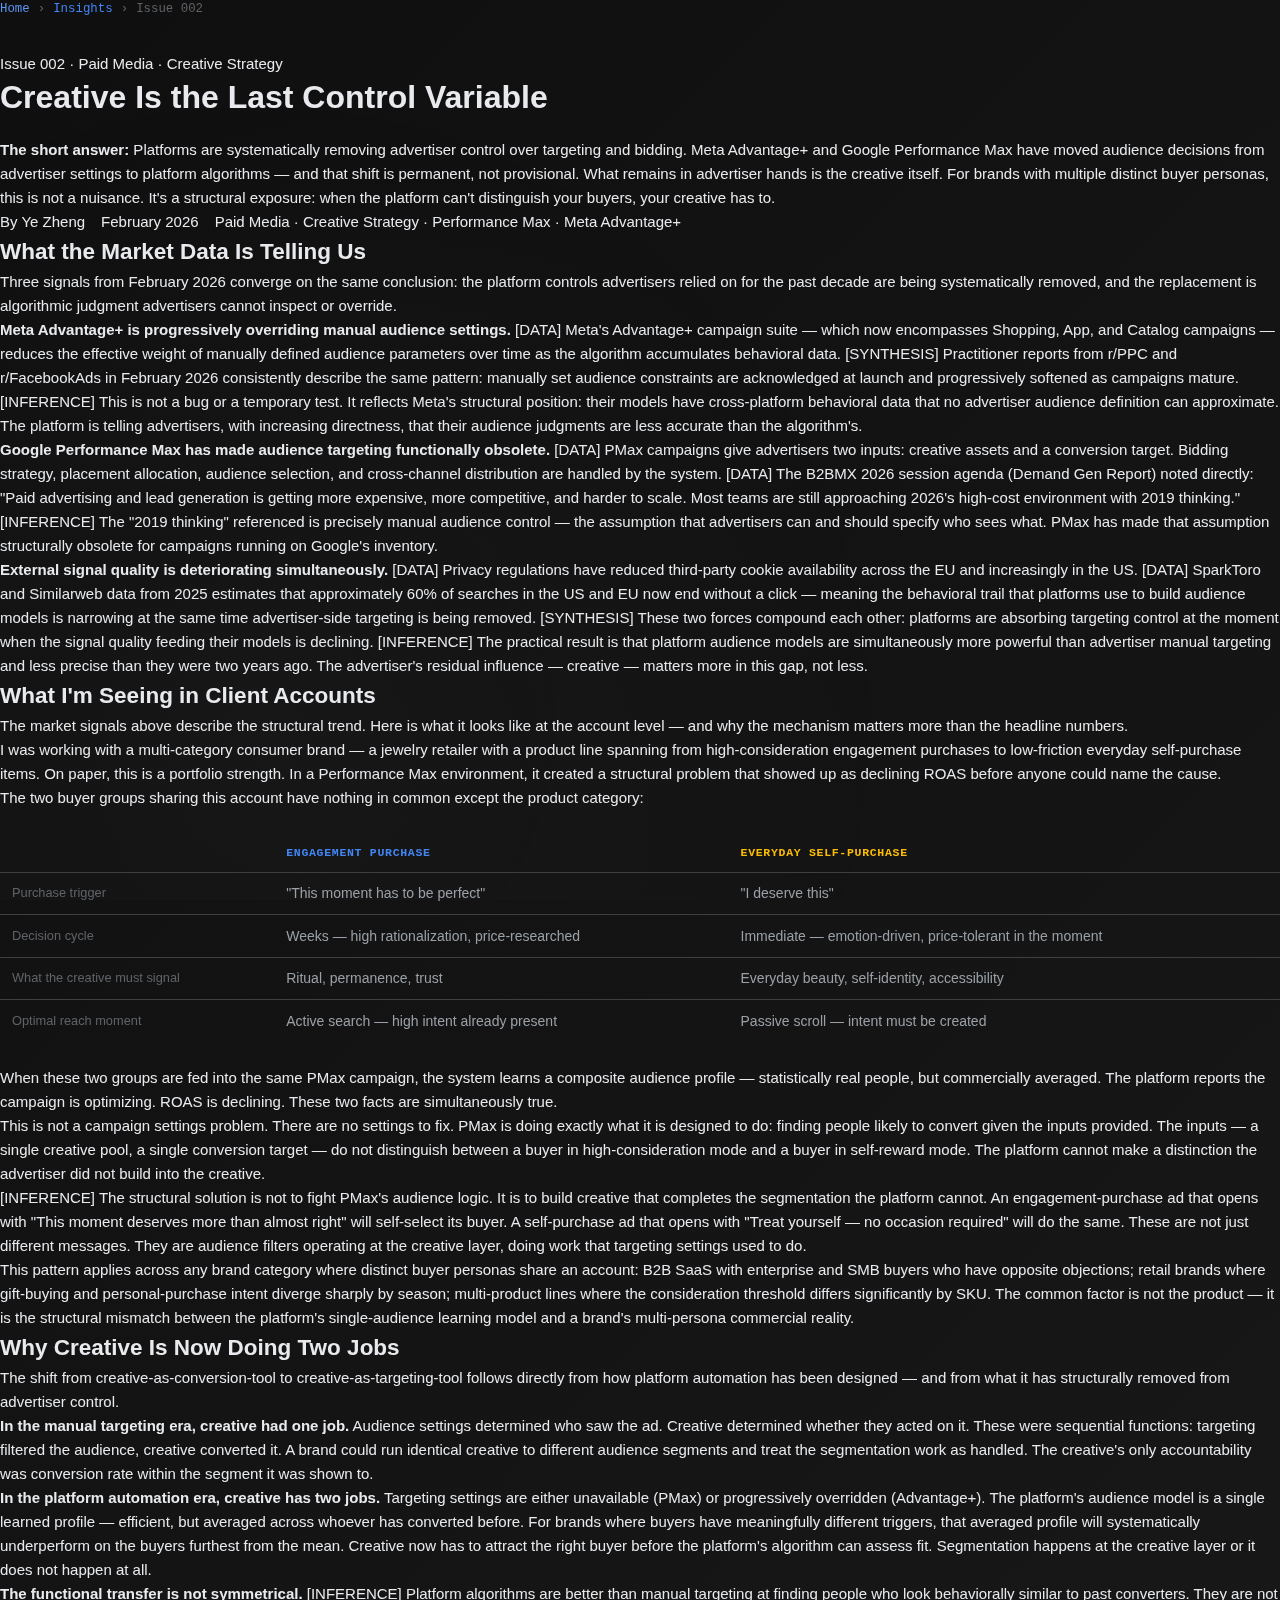
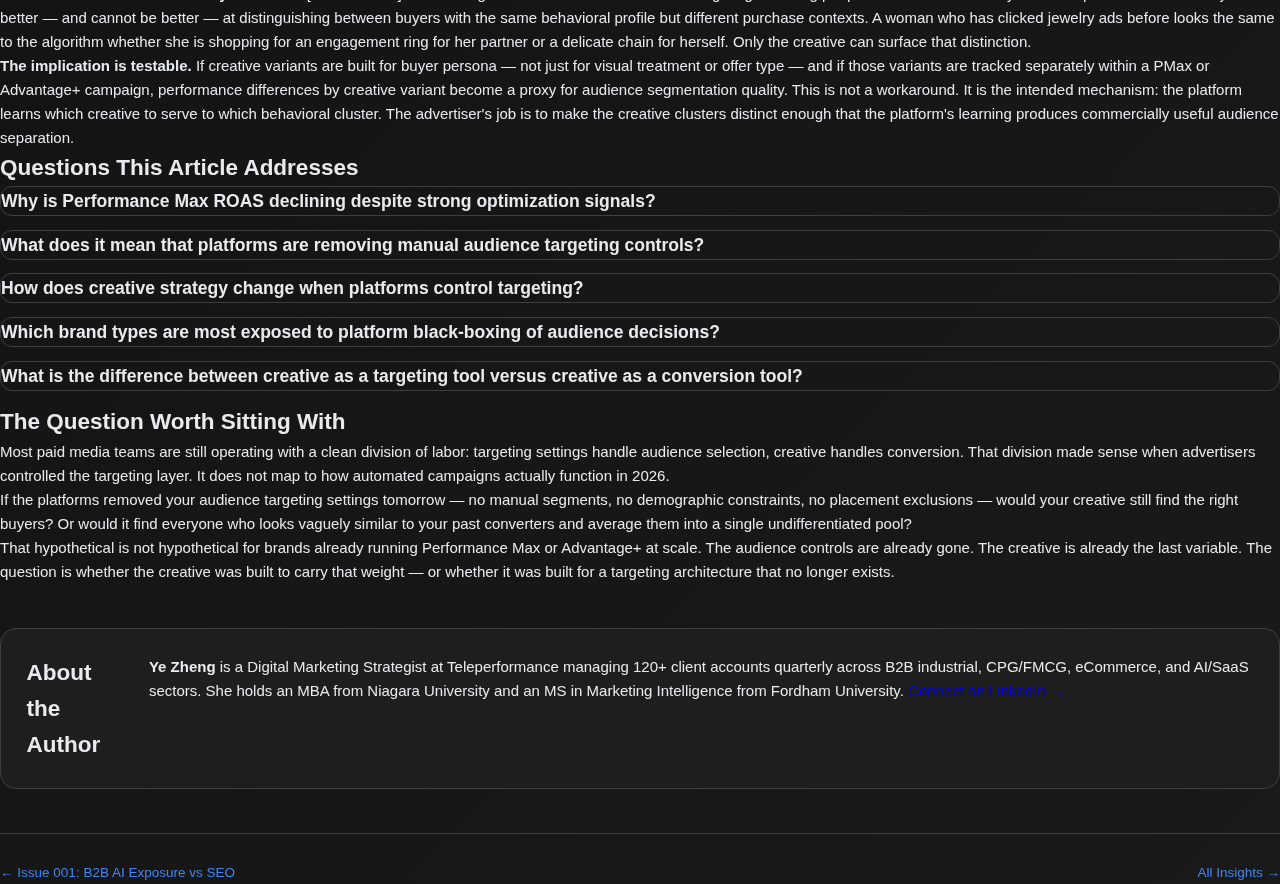
<file: insights/002-creative-last-control-variable.html>
<!--FRONTMATTER
issue: "002"
title: "Creative Is the Last Control Variable"
summary: "As platforms systematically remove advertiser control over targeting and bidding, creative has become the last variable advertisers actually own. This shift is structural — driven by Meta Advantage+, Google Performance Max, and disappearing third-party signals — and most teams haven't updated their strategy to reflect it. The brands feeling it most acutely are multi-persona categories where platform audience averaging erases the distinctions that drive purchase."
date: "2026-02"
tags: ["Paid Media", "Creative Strategy", "Performance Max", "Meta Advantage+", "Platform Control"]
category: "paid"
FRONTMATTER-->
<!DOCTYPE html>
<html lang="en">
<head>
  <meta charset="UTF-8" />
  <meta name="viewport" content="width=device-width, initial-scale=1.0" />
  <title>Creative Is the Last Control Variable | Ye Zheng Marketing</title>
  <meta name="description" content="Platforms are systematically removing advertiser control over targeting and bidding. Creative is now the last variable advertisers actually own — and it needs to do work it was never designed to do: replace the audience segmentation that platforms used to handle." />
  <link rel="canonical" href="https://yezhengmarketing.com/insights/002-creative-last-control-variable.html" />
  <link rel="stylesheet" href="insights-styles.css" />

  <!-- Article Schema -->
  <script type="application/ld+json">
  {
    "@context": "https://schema.org",
    "@type": "Article",
    "headline": "Creative Is the Last Control Variable",
    "description": "Platforms are systematically removing advertiser control over targeting and bidding. Creative is now the last variable advertisers actually own — and it needs to do work it was never designed to do: replace the audience segmentation that platforms used to handle.",
    "author": {
      "@type": "Person",
      "name": "Ye Zheng",
      "jobTitle": "Digital Marketing Strategist",
      "url": "https://yezhengmarketing.com"
    },
    "datePublished": "2026-02-24",
    "publisher": {
      "@type": "Person",
      "name": "Ye Zheng"
    },
    "keywords": ["creative strategy", "Performance Max", "Meta Advantage+", "platform targeting", "paid media", "audience black-boxing", "ad creative", "DTC advertising"],
    "articleSection": "Marketing Intelligence"
  }
  </script>

  <!-- FAQPage Schema -->
  <script type="application/ld+json">
  {
    "@context": "https://schema.org",
    "@type": "FAQPage",
    "mainEntity": [
      {
        "@type": "Question",
        "name": "Why is Performance Max ROAS declining despite strong optimization signals?",
        "acceptedAnswer": {
          "@type": "Answer",
          "text": "Performance Max optimization signals reflect how efficiently the platform is spending your budget against its own objective — not whether it's reaching the right buyers for your product. When a brand has multiple buyer personas with fundamentally different purchase triggers, PMax learns an averaged audience profile that is statistically efficient but commercially imprecise. The platform reports healthy optimization while conversion quality erodes, because the buyers it's finding are real people who click — just not the ones with high purchase intent for your specific product in their current context. The fix is not to fight the platform's targeting logic. It's to build creative that self-selects the right buyer before the platform's algorithm has to — using message, visual language, and offer framing that resonates specifically with one persona and not the other."
        }
      },
      {
        "@type": "Question",
        "name": "What does it mean that platforms are removing manual audience targeting controls?",
        "acceptedAnswer": {
          "@type": "Answer",
          "text": "Meta Advantage+ and Google Performance Max represent a deliberate platform strategy: move audience decisions from advertisers to algorithms. Meta Advantage+ progressively reduces the weight of manual audience constraints. Performance Max eliminates them almost entirely — advertisers provide creative assets and a conversion target, and the system allocates everything else. This is not a temporary product decision. It reflects the platforms' structural position: their models have access to behavioral signals, cross-platform data, and real-time optimization capacity that no advertiser can replicate manually. The practical consequence is that the levers advertisers used to control — who sees the ad, on which placement, at what stage of the funnel — are being replaced by platform judgment. What remains in advertiser hands is the creative itself."
        }
      },
      {
        "@type": "Question",
        "name": "How does creative strategy change when platforms control targeting?",
        "acceptedAnswer": {
          "@type": "Answer",
          "text": "When platforms control targeting, creative must absorb the segmentation work that audience settings used to do. In a manual targeting world, an advertiser could reach 'women 28–35 considering an engagement gift' and 'women 25–40 in self-purchase mode' with different ads by setting different audience parameters. In an Advantage+ or PMax world, both groups exist in the same campaign pool and the platform decides who sees what. If the creative doesn't clearly signal which buyer it's for — through message framing, visual register, and offer structure — the platform will show it to whoever is cheapest to reach, not whoever is most likely to convert. Creative-as-targeting means building ads that attract the right buyer through resonance, not through demographic fence-setting. The opening frame, the emotional register, the specific language of the headline — these become the audience filter."
        }
      },
      {
        "@type": "Question",
        "name": "Which brand types are most exposed to platform black-boxing of audience decisions?",
        "acceptedAnswer": {
          "@type": "Answer",
          "text": "Brands with multiple distinct buyer personas sharing a single domain or ad account are most exposed. The structural problem is that platform algorithms learn one audience profile per campaign — and when two fundamentally different buyers (different motivations, different purchase triggers, different price sensitivity) are mixed into the same learning pool, the model finds a statistical average that serves neither well. This pattern is most pronounced in: multi-category consumer brands (e.g., a jewelry brand selling both high-consideration engagement products and low-friction self-purchase items); B2B SaaS with broad ICPs where enterprise and SMB buyers have opposite objections; and retail brands where seasonal intent (gift-buying vs. personal purchase) creates sharp behavioral splits within the same product category. Brands with a single, homogeneous buyer persona are least affected — the platform's averaged profile is close enough to their actual customer."
        }
      },
      {
        "@type": "Question",
        "name": "What is the difference between creative as a targeting tool versus creative as a conversion tool?",
        "acceptedAnswer": {
          "@type": "Answer",
          "text": "Traditional creative strategy treats creative as a conversion tool: once the right audience is in front of the ad (handled by targeting settings), the creative's job is to convert them. Creative-as-targeting is a different function: the creative itself must first attract the right buyer and repel the wrong one — before conversion begins. A self-purchase jewelry ad that opens with 'Treat yourself' is signaling buyer identity as much as it's selling a product. An engagement ring ad that opens with 'This moment deserves more than almost right' is doing the same. Neither ad will convert the other buyer — and that's the point. In a platform environment where you cannot specify who sees the ad, the creative's first job is segmentation. Conversion is second. This requires building creative for audience fit, not just for click-through rate — and testing creative variants by buyer persona, not by visual treatment alone."
        }
      }
    ]
  }
  </script>
</head>

<body>
  <nav class="breadcrumb" aria-label="Breadcrumb">
    <a href="https://yezhengmarketing.com">Home</a>
    <span aria-hidden="true"> › </span>
    <a href="https://yezhengmarketing.com/insights/">Insights</a>
    <span aria-hidden="true"> › </span>
    <span>Issue 002</span>
  </nav>

  <main>
    <article itemscope itemtype="https://schema.org/Article">

      <header class="article-header">
        <div class="issue-label">Issue 002 · Paid Media · Creative Strategy</div>
        <h1 itemprop="headline">Creative Is the Last Control Variable</h1>

        <div class="direct-answer" role="note" aria-label="Direct Answer">
          <p><strong>The short answer:</strong> Platforms are systematically removing advertiser control over targeting and bidding. Meta Advantage+ and Google Performance Max have moved audience decisions from advertiser settings to platform algorithms — and that shift is permanent, not provisional. What remains in advertiser hands is the creative itself. For brands with multiple distinct buyer personas, this is not a nuisance. It's a structural exposure: when the platform can't distinguish your buyers, your creative has to.</p>
        </div>

        <div class="article-meta">
          <span itemprop="author" itemscope itemtype="https://schema.org/Person">
            By <span itemprop="name">Ye Zheng</span>
          </span>
          <time itemprop="datePublished" datetime="2026-02-24">February 2026</time>
          <span class="tags">Paid Media · Creative Strategy · Performance Max · Meta Advantage+</span>
        </div>
      </header>

      <!-- ═══════════════════════════════════════════ -->
      <!-- SIGNAL SECTION                              -->
      <!-- ═══════════════════════════════════════════ -->
      <section class="body-signal">
        <h2>What the Market Data Is Telling Us</h2>

        <p>Three signals from February 2026 converge on the same conclusion: the platform controls advertisers relied on for the past decade are being systematically removed, and the replacement is algorithmic judgment advertisers cannot inspect or override.</p>

        <p><strong>Meta Advantage+ is progressively overriding manual audience settings.</strong> [DATA] Meta's Advantage+ campaign suite — which now encompasses Shopping, App, and Catalog campaigns — reduces the effective weight of manually defined audience parameters over time as the algorithm accumulates behavioral data. [SYNTHESIS] Practitioner reports from r/PPC and r/FacebookAds in February 2026 consistently describe the same pattern: manually set audience constraints are acknowledged at launch and progressively softened as campaigns mature. [INFERENCE] This is not a bug or a temporary test. It reflects Meta's structural position: their models have cross-platform behavioral data that no advertiser audience definition can approximate. The platform is telling advertisers, with increasing directness, that their audience judgments are less accurate than the algorithm's.</p>

        <p><strong>Google Performance Max has made audience targeting functionally obsolete.</strong> [DATA] PMax campaigns give advertisers two inputs: creative assets and a conversion target. Bidding strategy, placement allocation, audience selection, and cross-channel distribution are handled by the system. [DATA] The B2BMX 2026 session agenda (Demand Gen Report) noted directly: "Paid advertising and lead generation is getting more expensive, more competitive, and harder to scale. Most teams are still approaching 2026's high-cost environment with 2019 thinking." [INFERENCE] The "2019 thinking" referenced is precisely manual audience control — the assumption that advertisers can and should specify who sees what. PMax has made that assumption structurally obsolete for campaigns running on Google's inventory.</p>

        <p><strong>External signal quality is deteriorating simultaneously.</strong> [DATA] Privacy regulations have reduced third-party cookie availability across the EU and increasingly in the US. [DATA] SparkToro and Similarweb data from 2025 estimates that approximately 60% of searches in the US and EU now end without a click — meaning the behavioral trail that platforms use to build audience models is narrowing at the same time advertiser-side targeting is being removed. [SYNTHESIS] These two forces compound each other: platforms are absorbing targeting control at the moment when the signal quality feeding their models is declining. [INFERENCE] The practical result is that platform audience models are simultaneously more powerful than advertiser manual targeting and less precise than they were two years ago. The advertiser's residual influence — creative — matters more in this gap, not less.</p>
      </section>

      <!-- ═══════════════════════════════════════════ -->
      <!-- FIELD OBSERVATION                           -->
      <!-- ═══════════════════════════════════════════ -->
      <section class="body-field-observation">
        <h2>What I'm Seeing in Client Accounts</h2>

        <p>The market signals above describe the structural trend. Here is what it looks like at the account level — and why the mechanism matters more than the headline numbers.</p>

        <p>I was working with a multi-category consumer brand — a jewelry retailer with a product line spanning from high-consideration engagement purchases to low-friction everyday self-purchase items. On paper, this is a portfolio strength. In a Performance Max environment, it created a structural problem that showed up as declining ROAS before anyone could name the cause.</p>

        <p>The two buyer groups sharing this account have nothing in common except the product category:</p>

        <table style="width:100%; border-collapse:collapse; margin: 1.5rem 0; font-size: 0.875rem;">
          <thead>
            <tr style="border-bottom: 1px solid var(--border-subtle);">
              <th style="text-align:left; padding: 0.6rem 0.75rem; color: var(--text-secondary); font-weight:600; font-family:'Roboto Mono',monospace; font-size:0.72rem; text-transform:uppercase; letter-spacing:0.06em;"></th>
              <th style="text-align:left; padding: 0.6rem 0.75rem; color: var(--google-blue); font-weight:600; font-family:'Roboto Mono',monospace; font-size:0.72rem; text-transform:uppercase; letter-spacing:0.06em;">Engagement Purchase</th>
              <th style="text-align:left; padding: 0.6rem 0.75rem; color: var(--google-yellow); font-weight:600; font-family:'Roboto Mono',monospace; font-size:0.72rem; text-transform:uppercase; letter-spacing:0.06em;">Everyday Self-Purchase</th>
            </tr>
          </thead>
          <tbody>
            <tr style="border-bottom: 1px solid var(--border-subtle);">
              <td style="padding: 0.6rem 0.75rem; color: var(--text-disabled); font-size:0.8rem;">Purchase trigger</td>
              <td style="padding: 0.6rem 0.75rem; color: var(--text-secondary);">"This moment has to be perfect"</td>
              <td style="padding: 0.6rem 0.75rem; color: var(--text-secondary);">"I deserve this"</td>
            </tr>
            <tr style="border-bottom: 1px solid var(--border-subtle);">
              <td style="padding: 0.6rem 0.75rem; color: var(--text-disabled); font-size:0.8rem;">Decision cycle</td>
              <td style="padding: 0.6rem 0.75rem; color: var(--text-secondary);">Weeks — high rationalization, price-researched</td>
              <td style="padding: 0.6rem 0.75rem; color: var(--text-secondary);">Immediate — emotion-driven, price-tolerant in the moment</td>
            </tr>
            <tr style="border-bottom: 1px solid var(--border-subtle);">
              <td style="padding: 0.6rem 0.75rem; color: var(--text-disabled); font-size:0.8rem;">What the creative must signal</td>
              <td style="padding: 0.6rem 0.75rem; color: var(--text-secondary);">Ritual, permanence, trust</td>
              <td style="padding: 0.6rem 0.75rem; color: var(--text-secondary);">Everyday beauty, self-identity, accessibility</td>
            </tr>
            <tr>
              <td style="padding: 0.6rem 0.75rem; color: var(--text-disabled); font-size:0.8rem;">Optimal reach moment</td>
              <td style="padding: 0.6rem 0.75rem; color: var(--text-secondary);">Active search — high intent already present</td>
              <td style="padding: 0.6rem 0.75rem; color: var(--text-secondary);">Passive scroll — intent must be created</td>
            </tr>
          </tbody>
        </table>

        <p>When these two groups are fed into the same PMax campaign, the system learns a composite audience profile — statistically real people, but commercially averaged. The platform reports the campaign is optimizing. ROAS is declining. These two facts are simultaneously true.</p>

        <p>This is not a campaign settings problem. There are no settings to fix. PMax is doing exactly what it is designed to do: finding people likely to convert given the inputs provided. The inputs — a single creative pool, a single conversion target — do not distinguish between a buyer in high-consideration mode and a buyer in self-reward mode. The platform cannot make a distinction the advertiser did not build into the creative.</p>

        <p>[INFERENCE] The structural solution is not to fight PMax's audience logic. It is to build creative that completes the segmentation the platform cannot. An engagement-purchase ad that opens with "This moment deserves more than almost right" will self-select its buyer. A self-purchase ad that opens with "Treat yourself — no occasion required" will do the same. These are not just different messages. They are audience filters operating at the creative layer, doing work that targeting settings used to do.</p>

        <p>This pattern applies across any brand category where distinct buyer personas share an account: B2B SaaS with enterprise and SMB buyers who have opposite objections; retail brands where gift-buying and personal-purchase intent diverge sharply by season; multi-product lines where the consideration threshold differs significantly by SKU. The common factor is not the product — it is the structural mismatch between the platform's single-audience learning model and a brand's multi-persona commercial reality.</p>
      </section>

      <!-- ═══════════════════════════════════════════ -->
      <!-- MECHANISM                                   -->
      <!-- ═══════════════════════════════════════════ -->
      <section class="body-mechanism">
        <h2>Why Creative Is Now Doing Two Jobs</h2>

        <p>The shift from creative-as-conversion-tool to creative-as-targeting-tool follows directly from how platform automation has been designed — and from what it has structurally removed from advertiser control.</p>

        <p><strong>In the manual targeting era, creative had one job.</strong> Audience settings determined who saw the ad. Creative determined whether they acted on it. These were sequential functions: targeting filtered the audience, creative converted it. A brand could run identical creative to different audience segments and treat the segmentation work as handled. The creative's only accountability was conversion rate within the segment it was shown to.</p>

        <p><strong>In the platform automation era, creative has two jobs.</strong> Targeting settings are either unavailable (PMax) or progressively overridden (Advantage+). The platform's audience model is a single learned profile — efficient, but averaged across whoever has converted before. For brands where buyers have meaningfully different triggers, that averaged profile will systematically underperform on the buyers furthest from the mean. Creative now has to attract the right buyer before the platform's algorithm can assess fit. Segmentation happens at the creative layer or it does not happen at all.</p>

        <p><strong>The functional transfer is not symmetrical.</strong> [INFERENCE] Platform algorithms are better than manual targeting at finding people who look behaviorally similar to past converters. They are not better — and cannot be better — at distinguishing between buyers with the same behavioral profile but different purchase contexts. A woman who has clicked jewelry ads before looks the same to the algorithm whether she is shopping for an engagement ring for her partner or a delicate chain for herself. Only the creative can surface that distinction.</p>

        <p><strong>The implication is testable.</strong> If creative variants are built for buyer persona — not just for visual treatment or offer type — and if those variants are tracked separately within a PMax or Advantage+ campaign, performance differences by creative variant become a proxy for audience segmentation quality. This is not a workaround. It is the intended mechanism: the platform learns which creative to serve to which behavioral cluster. The advertiser's job is to make the creative clusters distinct enough that the platform's learning produces commercially useful audience separation.</p>
      </section>

      <!-- ═══════════════════════════════════════════ -->
      <!-- Q&A BLOCK                                   -->
      <!-- ═══════════════════════════════════════════ -->
      <section class="qa-block">
        <h2>Questions This Article Addresses</h2>

        <div class="qa-item">
          <h3>Why is Performance Max ROAS declining despite strong optimization signals?</h3>
          <div class="qa-answer">
            <p><strong>Performance Max optimization signals measure platform efficiency, not commercial precision.</strong> The platform reports healthy optimization when it is spending budget efficiently against its conversion objective — but "efficiently" means finding people who look behaviorally similar to past converters, not finding the right buyer for a specific product in a specific purchase context.</p>
            <p>For brands with multiple distinct buyer personas, PMax learns a composite audience profile that performs adequately on average and poorly at the edges — exactly where high-value buyers often sit. The campaign looks healthy. Conversion quality erodes. Both are true simultaneously because the platform's success metric and the advertiser's commercial objective are measuring different things. The fix is not in campaign settings. It is in building creative that is differentiated enough by buyer persona that the platform's learning produces commercially useful audience separation — not a single averaged profile.</p>
          </div>
        </div>

        <div class="qa-item">
          <h3>What does it mean that platforms are removing manual audience targeting controls?</h3>
          <div class="qa-answer">
            <p><strong>It means the function of audience selection has moved from advertiser settings to platform algorithms — permanently, not provisionally.</strong> Meta Advantage+ progressively reduces the weight of manual audience parameters. Google Performance Max removes them almost entirely. This is not a product experiment. It reflects the platforms' structural advantage: their models have access to behavioral signals, cross-platform data, and real-time optimization capacity that manual audience definitions cannot replicate.</p>
            <p>The practical consequence is that the levers advertisers used to control — who sees the ad, on which placement, at what stage of the funnel — are being replaced by platform judgment. This shift is most consequential for brands where buyer distinctions are commercially significant but behaviorally invisible to the algorithm. Those brands cannot recover their segmentation by adjusting campaign settings. They can only recover it through creative that performs the segmentation the platform's model cannot.</p>
          </div>
        </div>

        <div class="qa-item">
          <h3>How does creative strategy change when platforms control targeting?</h3>
          <div class="qa-answer">
            <p><strong>Creative must absorb the segmentation work that audience settings used to do.</strong> In a manual targeting environment, creative's job was conversion — the right audience was already in front of the ad. In a platform-controlled environment, creative's first job is attraction: signal clearly enough which buyer this ad is for that the right buyers self-select and the wrong ones scroll past.</p>
            <p>This changes what "good creative" means in practice. A high click-through rate from the wrong audience is worse than a lower click-through rate from the right one — because in an automated campaign, every click teaches the platform who to find more of. Creative that attracts the wrong buyer trains the algorithm toward the wrong audience. Testing creative by buyer persona — not by visual treatment alone — becomes the primary lever for maintaining audience quality in campaigns where targeting settings are no longer meaningful.</p>
          </div>
        </div>

        <div class="qa-item">
          <h3>Which brand types are most exposed to platform black-boxing of audience decisions?</h3>
          <div class="qa-answer">
            <p><strong>Brands with multiple distinct buyer personas sharing a single ad account are most exposed.</strong> The platform's audience model converges on a single learned profile per campaign. When two buyers with fundamentally different purchase triggers — different motivations, different emotional registers, different decision timelines — are mixed into the same learning pool, the model finds a statistical average that serves neither buyer well.</p>
            <p>Strong exposure: multi-category consumer brands where purchase context differs sharply by product line; B2B SaaS where enterprise and SMB buyers have opposite objections to the same product; seasonal retail where gift-purchase intent and self-purchase intent create behavioral splits within the same category. Limited exposure: brands with a single, homogeneous buyer persona where the platform's averaged profile closely approximates the actual customer. The test is simple: if your sales or conversion data shows that buyers arrive through meaningfully different paths or with meaningfully different stated motivations, your account has multi-persona exposure that platform automation cannot resolve without creative-level segmentation.</p>
          </div>
        </div>

        <div class="qa-item">
          <h3>What is the difference between creative as a targeting tool versus creative as a conversion tool?</h3>
          <div class="qa-answer">
            <p><strong>Creative-as-conversion assumes the right buyer is already in front of the ad. Creative-as-targeting assumes it still has to find them.</strong> In the manual targeting era, audience settings handled the first function. Creative handled the second. The two jobs were sequential and separate.</p>
            <p>In an Advantage+ or Performance Max environment, creative handles both. The opening frame of an ad — the first line of copy, the visual register, the emotional tone — is now doing audience segmentation work before any conversion attempt begins. An ad that opens with "This moment deserves more than almost right" is simultaneously a conversion message and an audience filter: it attracts buyers in high-consideration mode and is irrelevant to buyers in self-reward mode. Building for this dual function requires testing creative variants by buyer persona — asking not just "does this convert" but "does this attract the buyer we want the platform to learn from."</p>
          </div>
        </div>

      </section>

      <!-- ═══════════════════════════════════════════ -->
      <!-- CLOSING                                     -->
      <!-- ═══════════════════════════════════════════ -->
      <section class="actionable">
        <h2>The Question Worth Sitting With</h2>

        <p>Most paid media teams are still operating with a clean division of labor: targeting settings handle audience selection, creative handles conversion. That division made sense when advertisers controlled the targeting layer. It does not map to how automated campaigns actually function in 2026.</p>

        <p>If the platforms removed your audience targeting settings tomorrow — no manual segments, no demographic constraints, no placement exclusions — would your creative still find the right buyers? Or would it find everyone who looks vaguely similar to your past converters and average them into a single undifferentiated pool?</p>

        <p>That hypothetical is not hypothetical for brands already running Performance Max or Advantage+ at scale. The audience controls are already gone. The creative is already the last variable. The question is whether the creative was built to carry that weight — or whether it was built for a targeting architecture that no longer exists.</p>
      </section>

      <!-- ═══════════════════════════════════════════ -->
      <!-- AUTHOR BIO — FIXED, DO NOT MODIFY          -->
      <!-- ═══════════════════════════════════════════ -->
      <section class="author-bio">
        <h2>About the Author</h2>
        <p>
          <strong>Ye Zheng</strong> is a Digital Marketing Strategist at Teleperformance managing 120+ client accounts quarterly across B2B industrial, CPG/FMCG, eCommerce, and AI/SaaS sectors. She holds an MBA from Niagara University and an MS in Marketing Intelligence from Fordham University.
          <a href="https://www.linkedin.com/in/yezhengmarketing" rel="noopener noreferrer" target="_blank">Connect on LinkedIn →</a>
        </p>
      </section>

      <!-- ═══════════════════════════════════════════ -->
      <!-- ARTICLE NAVIGATION                          -->
      <!-- ═══════════════════════════════════════════ -->
      <nav class="article-nav" aria-label="Article navigation">
        <a href="001-geo-b2b-ai-exposure-vs-seo.html" class="nav-prev">← Issue 001: B2B AI Exposure vs SEO</a>
        <a href="../insights/" class="nav-index">All Insights →</a>
      </nav>

    </article>
  </main>

</body>
</html>
</file>
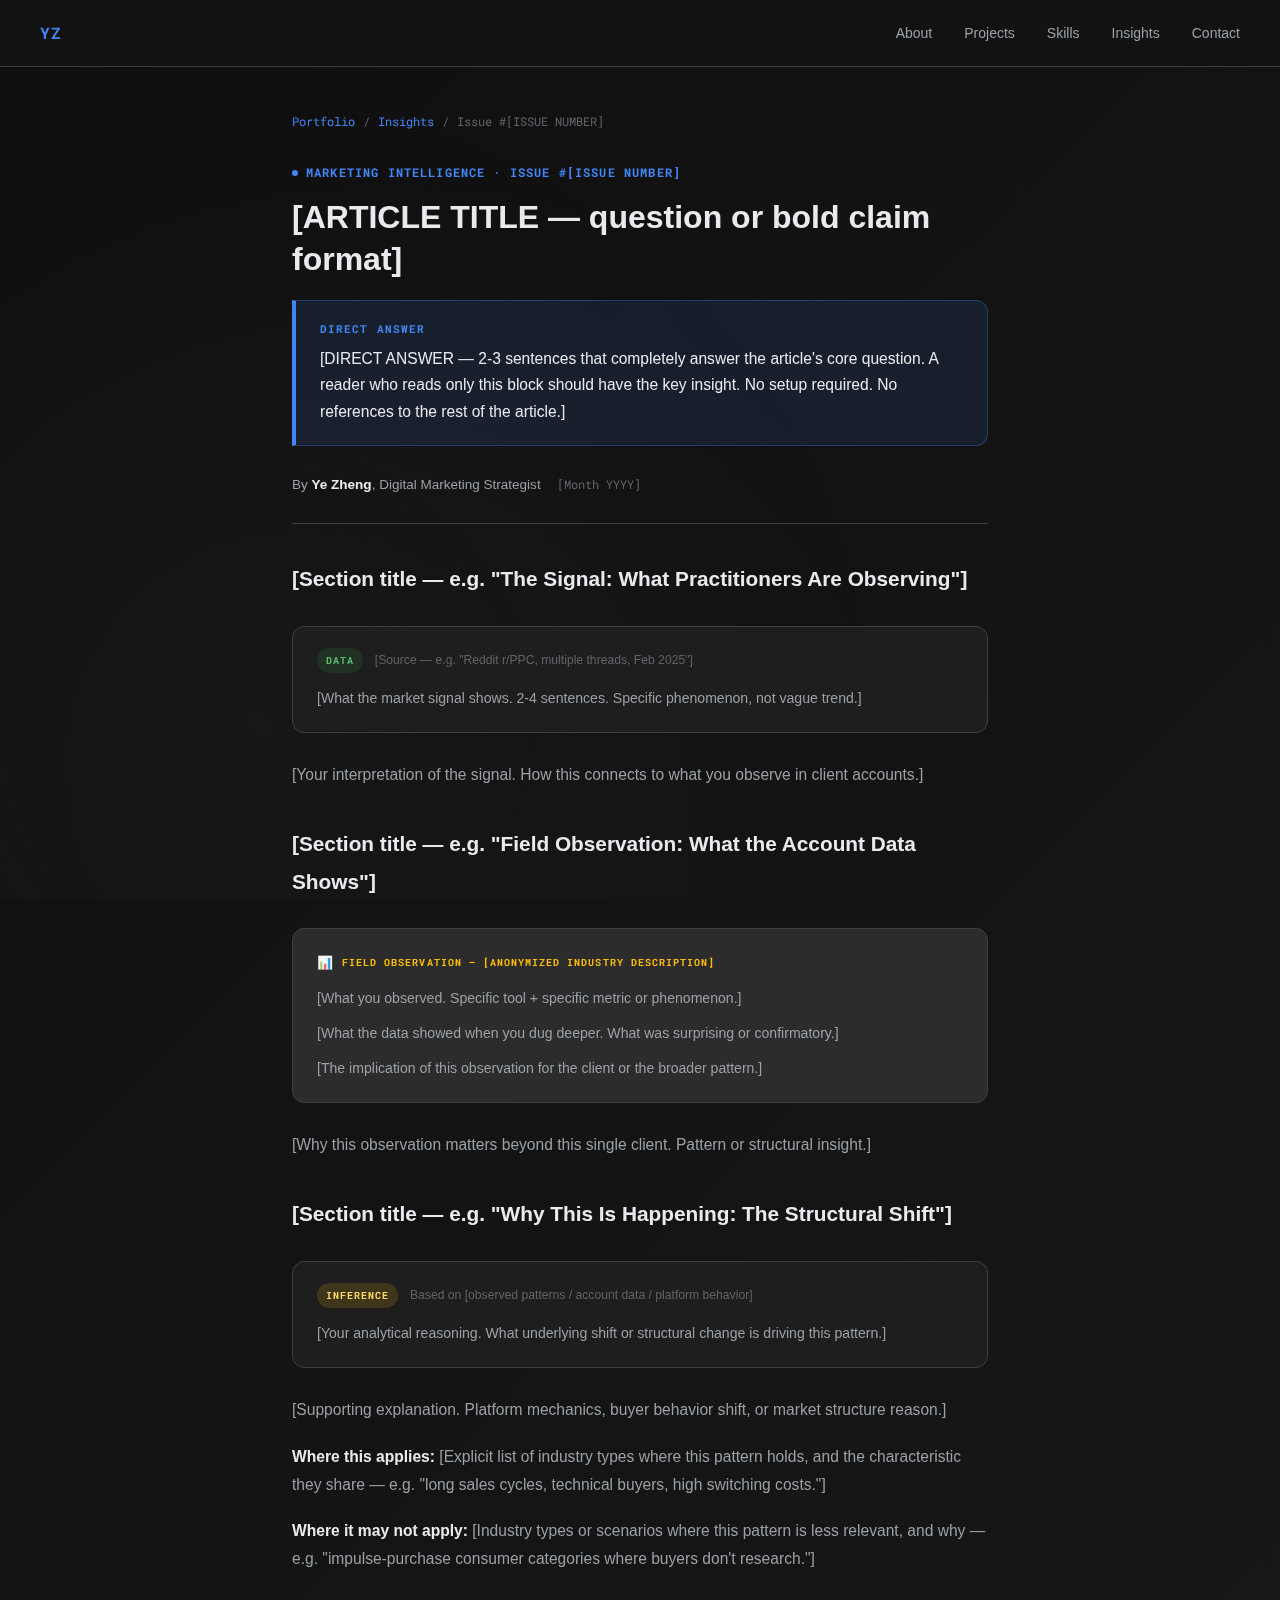
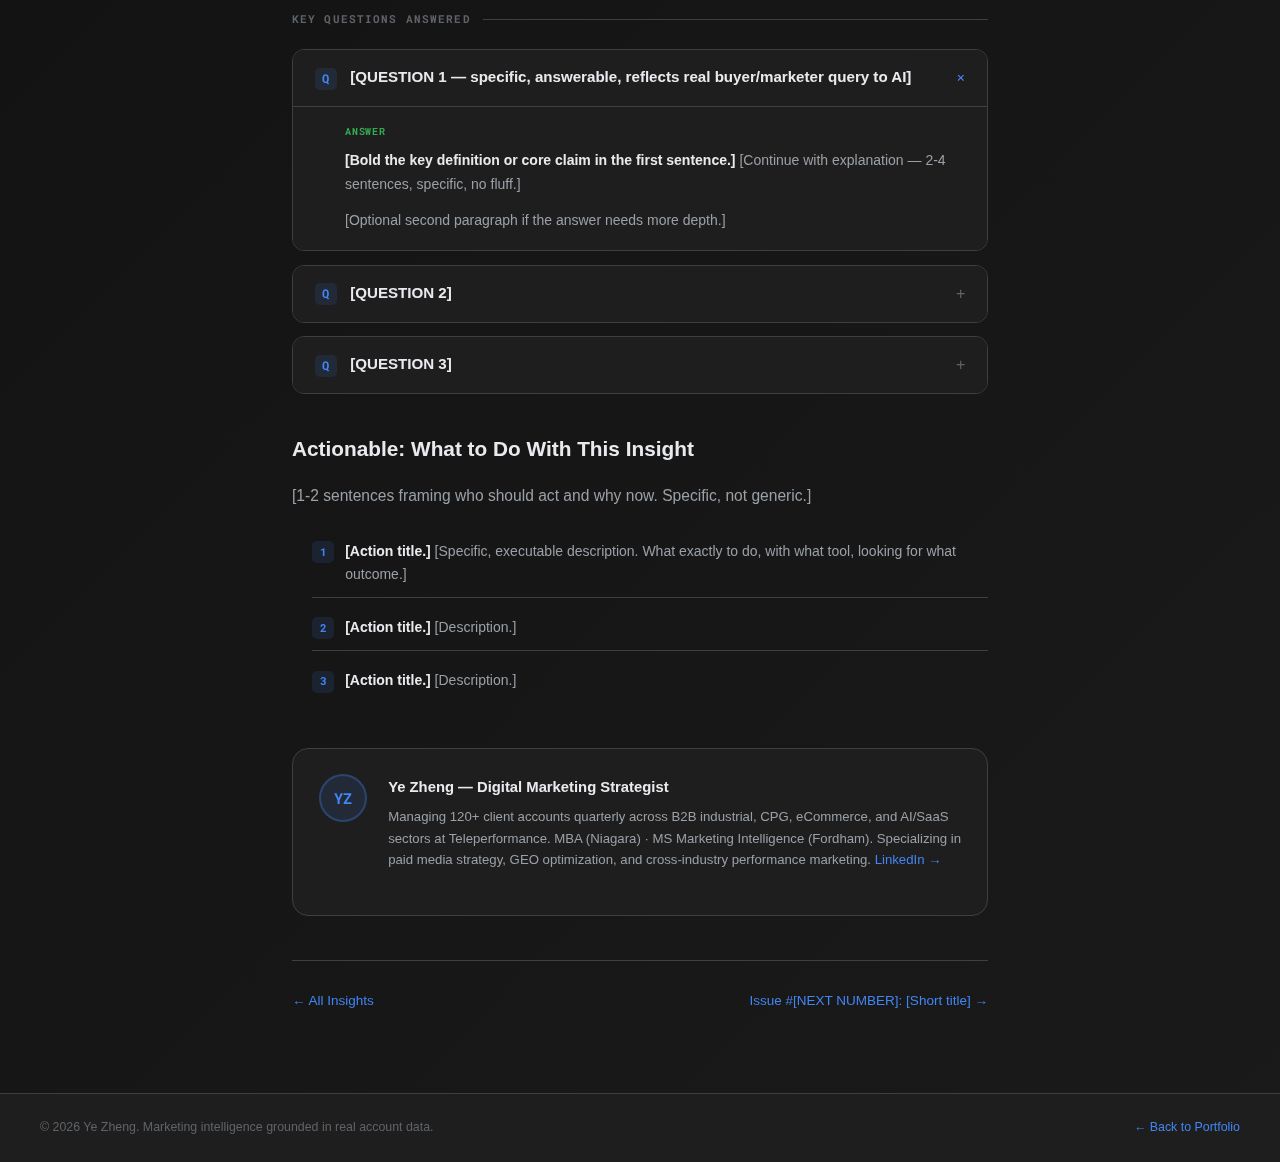
<file: insights/_template.html>
<!DOCTYPE html>
<html lang="en">
<head>
  <meta charset="UTF-8">
  <meta name="viewport" content="width=device-width, initial-scale=1.0">

  <!--
  ================================================================
  INSIGHTS ARTICLE TEMPLATE — GEO OPTIMIZED
  ================================================================
  HOW TO USE:
  1. Copy this file, rename to: [issue]-[topic-slug].html
     Example: 002-pmax-cross-industry-patterns.html
  2. Fill every [PLACEHOLDER] — search for [ to find them all
  3. The FRONTMATTER block is required — GitHub Actions reads it
  4. Both JSON-LD blocks are required — AI crawlers read them
  5. Q&A answers must stay in the DOM — never JS-inject them
  6. Do not add inline styles — use class names from insights-styles.css
  ================================================================
  -->

  <title>[ARTICLE TITLE] | Ye Zheng Marketing Insights</title>

  <!--
  META DESCRIPTION = DIRECT ANSWER
  Write a complete 2-3 sentence answer to the article's core question.
  Never start with "This article" or "In this post."
  AI crawlers and Perplexity read this field as a primary citation source.
  -->
  <meta name="description" content="[2-3 sentence direct answer to the article's core question. Complete and standalone. Never 'This article explores...']">
  <meta name="author" content="Ye Zheng, Digital Marketing Strategist">
  <meta name="keywords" content="[keyword 1], [keyword 2], [keyword 3], [keyword 4]">

  <!-- Open Graph -->
  <meta property="og:title" content="[ARTICLE TITLE]">
  <meta property="og:description" content="[Same as meta description]">
  <meta property="og:type" content="article">
  <meta property="og:url" content="https://yezhengmarketing.com/insights/[FILENAME].html">

  <!--
  SCHEMA 1: Article — AI crawlers use this to understand authorship,
  date, and the description field as a primary answer candidate.
  Fill every field. datePublished affects citation recency ranking.
  -->
  <script type="application/ld+json">
  {
    "@context": "https://schema.org",
    "@type": "Article",
    "headline": "[ARTICLE TITLE — same as h1]",
    "description": "[Same as meta description — the Direct Answer]",
    "author": {
      "@type": "Person",
      "name": "Ye Zheng",
      "jobTitle": "Digital Marketing Strategist",
      "url": "https://yezhengmarketing.com",
      "sameAs": "https://linkedin.com/in/echozhengmba"
    },
    "publisher": {
      "@type": "Person",
      "name": "Ye Zheng",
      "url": "https://yezhengmarketing.com"
    },
    "datePublished": "[YYYY-MM-DD]",
    "dateModified": "[YYYY-MM-DD]",
    "url": "https://yezhengmarketing.com/insights/[FILENAME].html",
    "keywords": ["[keyword 1]", "[keyword 2]", "[keyword 3]"],
    "articleSection": "Marketing Intelligence",
    "about": {
      "@type": "Thing",
      "name": "[Core topic — e.g. GEO Optimization, Performance Max, B2B Content Strategy]"
    }
  }
  </script>

  <!--
  SCHEMA 2: FAQPage — highest-impact GEO markup.
  Copy every Q&A pair here. Use plain text in "text" field (no HTML tags).
  This is what ChatGPT, Perplexity, and Gemini read to generate cited answers.
  Minimum 3 entries. Match questions exactly as written in the article body.
  -->
  <script type="application/ld+json">
  {
    "@context": "https://schema.org",
    "@type": "FAQPage",
    "mainEntity": [
      {
        "@type": "Question",
        "name": "[QUESTION 1 — exact text as in article]",
        "acceptedAnswer": {
          "@type": "Answer",
          "text": "[Complete answer in plain text — no HTML tags. Same content as visible answer. Self-contained.]"
        }
      },
      {
        "@type": "Question",
        "name": "[QUESTION 2]",
        "acceptedAnswer": {
          "@type": "Answer",
          "text": "[Complete answer in plain text]"
        }
      },
      {
        "@type": "Question",
        "name": "[QUESTION 3]",
        "acceptedAnswer": {
          "@type": "Answer",
          "text": "[Complete answer in plain text]"
        }
      }
    ]
  }
  </script>

  <link rel="icon" type="image/png" href="../favicon-32x32.png">
  <link rel="preconnect" href="https://fonts.googleapis.com">
  <link href="https://fonts.googleapis.com/css2?family=Roboto+Mono:wght@400;700&display=swap" rel="stylesheet">
  <link rel="stylesheet" href="insights-styles.css">
</head>
<body>

<!--
FRONTMATTER — Required. GitHub Actions reads this to auto-build index.html.
Keep format exact. category must be one of: geo / paid / b2b / fmcg / analytics
-->
<!--FRONTMATTER
issue: "[001]"
title: "[ARTICLE TITLE]"
summary: "[2-3 sentence direct answer — same as meta description. Used as card excerpt on index page.]"
date: "[YYYY-MM]"
tags: ["[Tag1]", "[Tag2]", "[Tag3]"]
category: "[geo]"
FRONTMATTER-->

  <!-- Navigation -->
  <nav class="navbar">
    <div class="nav-inner">
      <a href="../index.html" class="nav-logo">YZ</a>
      <div class="nav-links">
        <a href="../index.html#about">About</a>
        <a href="../index.html#projects">Projects</a>
        <a href="../index.html#skills">Skills</a>
        <a href="index.html">Insights</a>
        <a href="https://linkedin.com/in/echozhengmba" target="_blank">Contact</a>
      </div>
    </div>
  </nav>

  <div class="article-wrapper">

    <!-- Breadcrumb -->
    <nav class="breadcrumb" aria-label="Breadcrumb">
      <a href="../index.html">Portfolio</a>
      <span>/</span>
      <a href="index.html">Insights</a>
      <span>/</span>
      <span>Issue #[ISSUE NUMBER]</span>
    </nav>

    <!-- Article Header -->
    <header class="article-header">
      <div class="article-issue">Marketing Intelligence &middot; Issue #[ISSUE NUMBER]</div>

      <!--
      H1: Frame as a question or a bold claim.
      Good: "Why Your B2B Competitor's Blog Shows Up in AI Answers — And Yours Doesn't"
      Good: "Performance Max Is Not One Campaign: Three Patterns Across 120 Accounts"
      Bad:  "Understanding GEO Optimization for B2B Marketers"
      -->
      <h1>[ARTICLE TITLE — question or bold claim format]</h1>

      <!--
      DIRECT ANSWER BLOCK — Highest GEO priority zone on the page.
      AI systems read this first. 2-3 sentences. Standalone complete answer.
      Same content as meta description and FAQPage description field.
      No "In this article..." No "We will explore..." Just the answer.
      -->
      <div class="answer-summary">
        <div class="answer-summary-label">Direct Answer</div>
        <p>
          [DIRECT ANSWER — 2-3 sentences that completely answer the article's core question.
          A reader who reads only this block should have the key insight.
          No setup required. No references to the rest of the article.]
        </p>
      </div>

      <div class="article-meta-row">
        <span class="meta-author">By <strong>Ye Zheng</strong>, Digital Marketing Strategist</span>
        <span class="meta-date">[Month YYYY]</span>
        <!-- Add relevant tags: -->
        <!-- <span class="tag tag-geo">GEO</span> -->
        <!-- <span class="tag tag-paid">Paid Media</span> -->
        <!-- <span class="tag tag-b2b">B2B</span> -->
        <!-- <span class="tag tag-fmcg">CPG / FMCG</span> -->
        <!-- <span class="tag tag-analytics">Analytics</span> -->
        <!-- <span class="tag tag-strategy">Strategy</span> -->
      </div>
    </header>

    <!-- Article Body — wrapped in Article schema itemscope -->
    <article class="article-body"
             itemscope
             itemtype="https://schema.org/Article"
             itemprop="articleBody">

      <!-- ============================================================
      SECTION 1: MARKET SIGNAL
      What external data, Reddit discourse, or market research shows.
      Label every claim: [DATA] / [SYNTHESIS] / [INFERENCE] / [SIGNAL]
      ============================================================ -->
      <section class="body-signal">
        <h2>[Section title — e.g. "The Signal: What Practitioners Are Observing"]</h2>

        <!--
        signal-block: use for external data points.
        Change signal-label class to: data / synthesis / inference / signal
        -->
        <div class="signal-block">
          <div class="signal-block-header">
            <span class="signal-label data">Data</span>
            <span class="signal-source">[Source — e.g. "Reddit r/PPC, multiple threads, Feb 2025"]</span>
          </div>
          <p>[What the market signal shows. 2-4 sentences. Specific phenomenon, not vague trend.]</p>
        </div>

        <p>[Your interpretation of the signal. How this connects to what you observe in client accounts.]</p>
      </section>

      <!-- ============================================================
      SECTION 2: FIELD OBSERVATION
      Your first-hand client/account experience. Always anonymized.
      Must include: industry type + specific tool + specific phenomenon + implication.
      ============================================================ -->
      <section class="body-field-observation">
        <h2>[Section title — e.g. "Field Observation: What the Account Data Shows"]</h2>

        <!--
        field-block: use for your client/account observations.
        Anonymize: "a B2B industrial parts client" not a company name.
        Name the tool (Semrush, Google Ads, GA4) — adds credibility without identifying client.
        -->
        <div class="field-block">
          <div class="field-block-label">Field Observation — [Anonymized industry description]</div>
          <p>[What you observed. Specific tool + specific metric or phenomenon.]</p>
          <p>[What the data showed when you dug deeper. What was surprising or confirmatory.]</p>
          <p>[The implication of this observation for the client or the broader pattern.]</p>
        </div>

        <p>[Why this observation matters beyond this single client. Pattern or structural insight.]</p>
      </section>

      <!-- ============================================================
      SECTION 3: MECHANISM
      Why is this happening? Analytical reasoning.
      Include explicit transferability logic.
      ============================================================ -->
      <section class="body-mechanism">
        <h2>[Section title — e.g. "Why This Is Happening: The Structural Shift"]</h2>

        <div class="signal-block">
          <div class="signal-block-header">
            <span class="signal-label inference">Inference</span>
            <span class="signal-source">Based on [observed patterns / account data / platform behavior]</span>
          </div>
          <p>[Your analytical reasoning. What underlying shift or structural change is driving this pattern.]</p>
        </div>

        <p>[Supporting explanation. Platform mechanics, buyer behavior shift, or market structure reason.]</p>

        <!--
        TRANSFERABILITY LOGIC — Required in every article.
        Explicitly state which industry types this applies to and why.
        This is what makes the article universally useful, not just a single case study.
        -->
        <p><strong>Where this applies:</strong> [Explicit list of industry types where this pattern holds,
        and the characteristic they share — e.g. "long sales cycles, technical buyers, high switching costs."]</p>

        <p><strong>Where it may not apply:</strong> [Industry types or scenarios where this pattern
        is less relevant, and why — e.g. "impulse-purchase consumer categories where buyers don't research."]</p>
      </section>

      <!-- ============================================================
      Q&A SECTION — Core GEO optimization zone.
      ============================================================
      RULES:
      - Minimum 3 Q&As, maximum 6
      - Questions = what buyers/marketers would type into ChatGPT or Perplexity
      - Each answer: starts with bolded core claim, 100-300 words, self-contained
      - Answers MUST be in the DOM at page load — never JS-injected
      - Duplicate all Q&As in the FAQPage Schema in <head>
      ============================================================ -->
      <section class="qa-block">
        <div class="qa-section">
          <div class="qa-section-header">Key Questions Answered</div>

          <!-- Q&A Item 1 -->
          <div class="qa-item">
            <div class="qa-question">
              <span class="qa-q-marker">Q</span>
              <span class="qa-question-text">[QUESTION 1 — specific, answerable, reflects real buyer/marketer query to AI]</span>
              <span class="qa-toggle">+</span>
            </div>
            <div class="qa-answer">
              <div class="qa-a-marker">Answer</div>
              <!--
              Start with the core claim bolded.
              Answer must be complete without reading anything else.
              No "as mentioned above." No "see the next section."
              -->
              <p><strong>[Bold the key definition or core claim in the first sentence.]</strong>
              [Continue with explanation — 2-4 sentences, specific, no fluff.]</p>
              <p>[Optional second paragraph if the answer needs more depth.]</p>
            </div>
          </div>

          <!-- Q&A Item 2 -->
          <div class="qa-item">
            <div class="qa-question">
              <span class="qa-q-marker">Q</span>
              <span class="qa-question-text">[QUESTION 2]</span>
              <span class="qa-toggle">+</span>
            </div>
            <div class="qa-answer">
              <div class="qa-a-marker">Answer</div>
              <p><strong>[Core claim bolded.]</strong> [Explanation.]</p>
              <!-- Use <ul> if listing items is clearest: -->
              <!--
              <ul>
                <li><strong>[Item label]</strong> — [explanation]</li>
                <li><strong>[Item label]</strong> — [explanation]</li>
              </ul>
              -->
            </div>
          </div>

          <!-- Q&A Item 3 -->
          <div class="qa-item">
            <div class="qa-question">
              <span class="qa-q-marker">Q</span>
              <span class="qa-question-text">[QUESTION 3]</span>
              <span class="qa-toggle">+</span>
            </div>
            <div class="qa-answer">
              <div class="qa-a-marker">Answer</div>
              <p><strong>[Core claim bolded.]</strong> [Explanation.]</p>
            </div>
          </div>

          <!-- DUPLICATE THIS BLOCK TO ADD MORE Q&As (max 6) -->

        </div>
      </section>

      <!-- ============================================================
      SECTION 4: ACTIONABLE
      3-5 numbered steps. Specific and executable without additional context.
      ============================================================ -->
      <section class="actionable">
        <h2>Actionable: What to Do With This Insight</h2>

        <p>[1-2 sentences framing who should act and why now. Specific, not generic.]</p>

        <ul class="action-list">
          <li>
            <span class="action-num">1</span>
            <span><strong>[Action title.]</strong> [Specific, executable description.
            What exactly to do, with what tool, looking for what outcome.]</span>
          </li>
          <li>
            <span class="action-num">2</span>
            <span><strong>[Action title.]</strong> [Description.]</span>
          </li>
          <li>
            <span class="action-num">3</span>
            <span><strong>[Action title.]</strong> [Description.]</span>
          </li>
          <!-- Add items 4 and 5 if needed. 3-5 is ideal. -->
        </ul>
      </section>

      <!-- ============================================================
      AUTHOR BIO — Fixed. Never modify. E-E-A-T signal for GEO.
      ============================================================ -->
      <div class="author-bio" itemscope itemtype="https://schema.org/Person">
        <div class="author-avatar">YZ</div>
        <div class="author-bio-content">
          <h4 itemprop="name">Ye Zheng &mdash; Digital Marketing Strategist</h4>
          <p itemprop="description">
            Managing 120+ client accounts quarterly across B2B industrial, CPG, eCommerce, and AI/SaaS sectors
            at Teleperformance. MBA (Niagara) &middot; MS Marketing Intelligence (Fordham).
            Specializing in paid media strategy, GEO optimization, and cross-industry performance marketing.
            <a href="https://linkedin.com/in/echozhengmba"
               target="_blank"
               itemprop="url"
               rel="noopener">LinkedIn &rarr;</a>
          </p>
        </div>
      </div>

      <!-- Article Navigation — update prev/next links before publishing -->
      <nav class="article-nav" aria-label="Article navigation">
        <a href="index.html">&larr; All Insights</a>
        <!-- Update or remove next link if no next article yet: -->
        <a href="[NEXT-ARTICLE-FILENAME].html">Issue #[NEXT NUMBER]: [Short title] &rarr;</a>
      </nav>

    </article>
  </div>

  <!-- Footer -->
  <footer>
    <div class="footer-inner">
      <p>&copy; <span id="year"></span> Ye Zheng. Marketing intelligence grounded in real account data.</p>
      <a href="../index.html" class="footer-back">&larr; Back to Portfolio</a>
    </div>
  </footer>

  <script>
    document.getElementById('year').textContent = new Date().getFullYear();

    // Q&A accordion — visual toggle only.
    // Answer text is always present in DOM for AI crawlers.
    document.querySelectorAll('.qa-question').forEach(q => {
      q.addEventListener('click', function() {
        const item = this.closest('.qa-item');
        const isOpen = item.classList.contains('open');
        document.querySelectorAll('.qa-item').forEach(i => i.classList.remove('open'));
        if (!isOpen) item.classList.add('open');
      });
    });

    // Open first Q&A by default
    const firstQA = document.querySelector('.qa-item');
    if (firstQA) firstQA.classList.add('open');
  </script>

</body>
</html>
</file>
<file: styles.css>
/* ========================================
   OPTIMIZED STYLES - MARKETING PORTFOLIO
   Premium Design System with Awwwards-Level Animations
   ======================================== */

/* === CSS VARIABLES === */
:root {
    /* Background Hierarchy */
    --bg-primary: linear-gradient(135deg, #0a0a0a 0%, #111111 50%, #0a0a0a 100%);
    --bg-secondary: #161618;
    --bg-elevated: #1f1f23;
    --bg-hover: #252529;
    --bg-mesh: radial-gradient(circle at 30% 70%, rgba(70, 130, 180, 0.08) 0%, transparent 60%);

    /* Brand Colors - Premium Blue System */
    --primary-blue: #4A90E2;
    --primary-blue-hover: #5BA0F2;
    --primary-blue-dark: #3A7BC8;
    --primary-blue-light: rgba(74, 144, 226, 0.15);
    --primary-blue-glow: rgba(74, 144, 226, 0.25);

    /* Semantic Colors */
    --success-green: #2ECC71;
    --warning-orange: #F39C12;
    --error-red: #E74C3C;

    /* Text Hierarchy */
    --text-primary: #FFFFFF;
    --text-secondary: #B0B3B8;
    --text-tertiary: #8B949E;
    --text-disabled: #6E7681;

    /* Borders & Dividers */
    --border-subtle: #30363D;
    --border-emphasis: rgba(74, 144, 226, 0.3);
    --divider: #21262D;

    /* Shadows & Glows */
    --shadow-sm: 0 2px 8px rgba(0, 0, 0, 0.4);
    --shadow-md: 0 8px 24px rgba(0, 0, 0, 0.5);
    --shadow-lg: 0 16px 40px rgba(0, 0, 0, 0.6);
    --shadow-glow: 0 0 32px rgba(74, 144, 226, 0.2);
    --shadow-glow-strong: 0 0 48px rgba(74, 144, 226, 0.4);

    /* Spacing System */
    --space-xs: 0.375rem;
    --space-sm: 0.625rem;
    --space-md: 1rem;
    --space-lg: 1.5rem;
    --space-xl: 2.25rem;
    --space-2xl: 3rem;
    --space-3xl: 4.5rem;
    --space-4xl: 6rem;

    /* Border Radius */
    --radius-sm: 6px;
    --radius-md: 12px;
    --radius-lg: 18px;
    --radius-xl: 24px;
    --radius-full: 9999px;

    /* Premium Animation System */
    --duration-instant: 150ms;
    --duration-fast: 250ms;
    --duration-base: 350ms;
    --duration-slow: 500ms;
    --duration-slower: 750ms;
    --ease-premium: cubic-bezier(0.25, 0.46, 0.45, 0.94);
    --ease-bounce: cubic-bezier(0.68, -0.55, 0.265, 1.55);
    --ease-smooth: cubic-bezier(0.4, 0, 0.2, 1);
}

/* === GLOBAL RESETS & BASE === */
* {
    margin: 0;
    padding: 0;
    box-sizing: border-box;
}

body {
    font-family: 'Inter', -apple-system, BlinkMacSystemFont, 'Segoe UI', sans-serif;
    background: var(--bg-primary);
    color: var(--text-primary);
    line-height: 1.6;
    position: relative;
    overflow-x: hidden;
    font-feature-settings: 'kern' 1, 'liga' 1;
    -webkit-font-smoothing: antialiased;
    -moz-osx-font-smoothing: grayscale;
}

body::before {
    content: '';
    position: fixed;
    top: 0;
    left: 0;
    width: 100vw;
    height: 100vh;
    background: var(--bg-mesh);
    pointer-events: none;
    z-index: -1;
    animation: meshFloat 30s ease-in-out infinite;
}

@keyframes meshFloat {
    0%, 100% { transform: translate(0, 0) rotate(0deg) scale(1); }
    25% { transform: translate(2%, -1%) rotate(1deg) scale(1.02); }
    50% { transform: translate(-1%, 2%) rotate(-1deg) scale(0.98); }
    75% { transform: translate(1%, 1%) rotate(0.5deg) scale(1.01); }
}

html {
    scroll-behavior: smooth;
}

/* === NAVIGATION === */
.navbar {
    position: fixed;
    top: 0;
    width: 100%;
    background: rgba(10, 10, 10, 0.85);
    backdrop-filter: blur(20px);
    padding: var(--space-lg) var(--space-2xl);
    z-index: 100;
    border-bottom: 1px solid var(--border-subtle);
    transition: all var(--duration-base) var(--ease-smooth);
}

.nav-links {
    display: flex;
    gap: var(--space-xl);
    justify-content: flex-end;
    max-width: 1400px;
    margin: 0 auto;
}

.nav-links a {
    color: var(--text-secondary);
    text-decoration: none;
    font-weight: 500;
    font-size: 0.9rem;
    letter-spacing: 0.01em;
    transition: all var(--duration-fast) var(--ease-premium);
    position: relative;
}

.nav-links a::after {
    content: '';
    position: absolute;
    bottom: -6px;
    left: 0;
    width: 0;
    height: 2px;
    background: linear-gradient(90deg, var(--primary-blue), var(--primary-blue-hover));
    transition: width var(--duration-base) var(--ease-premium);
}

.nav-links a:hover {
    color: var(--primary-blue-hover);
    transform: translateY(-1px);
}

.nav-links a:hover::after {
    width: 100%;
}

/* === HERO SECTION === */
.hero {
    min-height: 100vh;
    display: flex;
    align-items: center;
    padding-top: 80px;
    position: relative;
}

.hero-content {
    max-width: 1200px;
    margin: 0 auto;
    display: grid;
    grid-template-columns: 1.3fr 1fr;
    gap: var(--space-4xl);
    align-items: center;
    padding: var(--space-xl);
}

.hero-left {
    position: relative;
}

.hero-title {
    font-size: 3.5rem;
    font-weight: 700;
    color: var(--text-primary);
    margin-bottom: var(--space-xl);
    line-height: 1.1;
    letter-spacing: -0.02em;
}

.title-word {
    display: inline-block;
    opacity: 0;
    transform: translateY(40px) scale(0.95);
    animation: titleWordAppear var(--duration-slower) var(--ease-bounce) forwards;
}

@keyframes titleWordAppear {
    0% {
        opacity: 0;
        transform: translateY(40px) scale(0.95);
    }
    60% {
        opacity: 0.8;
        transform: translateY(-5px) scale(1.02);
    }
    100% {
        opacity: 1;
        transform: translateY(0) scale(1);
    }
}

.hero-description {
    margin-bottom: var(--space-2xl);
}

.description-line {
    font-size: 1.2rem;
    color: var(--text-secondary);
    margin-bottom: var(--space-md);
    line-height: 1.7;
    opacity: 0;
    transform: translateX(-30px);
    animation: descriptionSlide var(--duration-slow) var(--ease-premium) forwards;
}

@keyframes descriptionSlide {
    0% {
        opacity: 0;
        transform: translateX(-30px);
    }
    100% {
        opacity: 1;
        transform: translateX(0);
    }
}

.highlight {
    color: #ffffff;
    font-weight: 600;
}



.hero-right {
    display: flex;
    flex-direction: column;
    align-items: flex-end;
    gap: var(--space-xl);
}

.contact-actions {
    display: flex;
    gap: var(--space-md);
    opacity: 0;
    transform: scale(0.8);
    animation: contactActionsAppear var(--duration-base) var(--ease-bounce) forwards;
}

@keyframes contactActionsAppear {
    0% {
        opacity: 0;
        transform: scale(0.8) translateY(20px);
    }
    70% {
        opacity: 0.9;
        transform: scale(1.05) translateY(-2px);
    }
    100% {
        opacity: 1;
        transform: scale(1) translateY(0);
    }
}

.contact-icon {
    display: flex;
    align-items: center;
    justify-content: center;
    width: 52px;
    height: 52px;
    background: var(--bg-elevated);
    border: 2px solid var(--border-subtle);
    border-radius: var(--radius-full);
    color: var(--text-secondary);
    text-decoration: none;
    transition: all var(--duration-fast) var(--ease-premium);
    position: relative;
    overflow: hidden;
}

.contact-icon::before {
    content: '';
    position: absolute;
    inset: 0;
    background: linear-gradient(135deg, var(--primary-blue), var(--primary-blue-hover));
    opacity: 0;
    transition: opacity var(--duration-fast) var(--ease-premium);
    border-radius: var(--radius-full);
}

.contact-icon svg {
    width: 22px;
    height: 22px;
    position: relative;
    z-index: 1;
    transition: transform var(--duration-fast) var(--ease-premium);
}

.contact-icon:hover {
    transform: translateY(-4px);
    border-color: var(--primary-blue);
    box-shadow: var(--shadow-glow);
}

.contact-icon:hover::before {
    opacity: 1;
}

.contact-icon:hover {
    color: white;
}

.contact-icon:hover svg {
    transform: scale(1.1);
}

.headshot-container {
    width: 320px;
    height: 320px;
    border-radius: var(--radius-xl);
    overflow: hidden;
    background: var(--bg-secondary);
    border: 3px solid var(--border-subtle);
    opacity: 0;
    transform: scale(0.9) rotate(-3deg);
    animation: headshotReveal var(--duration-slower) var(--ease-premium) forwards;
    position: relative;
}

@keyframes headshotReveal {
    0% {
        opacity: 0;
        transform: scale(0.9) rotate(-3deg);
        filter: blur(4px);
    }
    70% {
        opacity: 0.8;
        transform: scale(1.02) rotate(1deg);
        filter: blur(1px);
    }
    100% {
        opacity: 1;
        transform: scale(1) rotate(0deg);
        filter: blur(0px);
    }
}

.headshot-container::before {
    content: '';
    position: absolute;
    inset: -3px;
    background: linear-gradient(45deg, transparent, var(--primary-blue), transparent);
    border-radius: var(--radius-xl);
    opacity: 0;
    transition: opacity var(--duration-base) var(--ease-premium);
    z-index: -1;
}

.headshot-container:hover::before {
    opacity: 1;
    animation: borderGlow 2s ease-in-out infinite;
}

@keyframes borderGlow {
    0%, 100% { transform: rotate(0deg); }
    50% { transform: rotate(180deg); }
}

.headshot-container img {
    width: 100%;
    height: 100%;
    object-fit: cover;
    transition: transform var(--duration-base) var(--ease-premium);
}

.headshot-container:hover img {
    transform: scale(1.05);
}

/* Animation Delays */
[data-delay] {
    animation-delay: calc(var(--delay) * 1ms);
}

/* === SECTIONS === */
.section {
    max-width: 1200px;
    margin: 0 auto;
    padding: var(--space-4xl) var(--space-xl);
    margin-bottom: var(--space-xl);
}

.section-header {
    display: flex;
    align-items: center;
    gap: var(--space-lg);
    margin-bottom: var(--space-3xl);
}

.section-number {
    font-family: 'JetBrains Mono', monospace;
    font-size: 1.1rem;
    font-weight: 700;
    color: var(--primary-blue);
    letter-spacing: 0.1em;
    background: var(--primary-blue-light);
    padding: var(--space-xs) var(--space-md);
    border-radius: var(--radius-sm);
}

.section-header h2 {
    font-size: 2.75rem;
    font-weight: 700;
    color: var(--text-primary);
    letter-spacing: -0.02em;
}

/* === ABOUT ME SECTION === */
.about-metrics {
    display: grid;
    grid-template-columns: repeat(auto-fit, minmax(250px, 1fr));
    gap: var(--space-lg);
    margin-bottom: var(--space-3xl);
}

.metric-card {
    background: linear-gradient(135deg, var(--bg-secondary), var(--bg-elevated));
    padding: var(--space-xl);
    border-radius: var(--radius-lg);
    border: 1px solid var(--border-subtle);
    text-align: center;
    transition: all var(--duration-base) var(--ease-premium);
    position: relative;
    overflow: hidden;
}

.metric-card::before {
    content: '';
    position: absolute;
    top: 0;
    left: 0;
    right: 0;
    height: 3px;
    background: linear-gradient(90deg, var(--primary-blue), var(--primary-blue-hover));
    transform: scaleX(0);
    transition: transform var(--duration-base) var(--ease-premium);
}

.metric-card:hover {
    transform: translateY(-6px);
    border-color: var(--primary-blue-light);
    box-shadow: var(--shadow-glow);
}

.metric-card:hover::before {
    transform: scaleX(1);
}

.metric-number {
    font-size: 2.5rem;
    font-weight: 700;
    color: var(--primary-blue);
    margin-bottom: var(--space-sm);
    font-family: 'JetBrains Mono', monospace;
}

.metric-label {
    color: var(--text-secondary);
    font-size: 0.9rem;
    line-height: 1.4;
}

.experience-timeline {
    display: flex;
    align-items: center;
    justify-content: space-between;
    margin-top: var(--space-3xl);
    padding: var(--space-xl);
    background: var(--bg-secondary);
    border-radius: var(--radius-lg);
    border: 1px solid var(--border-subtle);
}

.timeline-item {
    text-align: center;
    flex: 1;
    max-width: 180px;
}

.timeline-item.current .timeline-icon {
    background: var(--success-green);
    box-shadow: 0 0 20px rgba(46, 204, 113, 0.3);
}

.timeline-icon {
    font-size: 2rem;
    width: 60px;
    height: 60px;
    background: var(--primary-blue);
    border-radius: var(--radius-full);
    display: flex;
    align-items: center;
    justify-content: center;
    margin: 0 auto var(--space-sm);
    transition: all var(--duration-base) var(--ease-premium);
}

.timeline-item:hover .timeline-icon {
    transform: scale(1.1);
}

.timeline-content h4 {
    font-size: 1rem;
    font-weight: 600;
    color: var(--text-primary);
    margin-bottom: var(--space-xs);
}

.timeline-content p {
    font-size: 0.85rem;
    color: var(--text-secondary);
    margin-bottom: var(--space-xs);
}

.timeline-year {
    font-size: 0.75rem;
    color: var(--primary-blue);
    font-weight: 600;
    background: var(--primary-blue-light);
    padding: var(--space-xs) var(--space-sm);
    border-radius: var(--radius-sm);
    display: inline-block;
}

.timeline-arrow {
    color: var(--primary-blue);
    font-size: 1.5rem;
    font-weight: 600;
    margin: 0 var(--space-sm);
}

/* === CAREER JOURNEY SECTION === */
.clean-timeline-section {
    padding: var(--space-3xl) var(--space-xl);
    max-width: 1400px;
    margin: 0 auto;
    position: relative;
}

.timeline-subtitle {
    text-align: center;
    color: var(--text-secondary);
    font-size: 1rem;
    margin-top: var(--space-sm);
}

.clean-timeline-container-full {
    position: relative;
    margin: var(--space-3xl) 0;
    padding: var(--space-xl) 0;
    height: 350px;
}

/* Timeline Tracks */
.timeline-track {
    position: absolute;
    width: 100%;
    left: 0;
}

.work-track {
    top: 0;
    height: 120px;
}

.education-track {
    bottom: 0;
    height: 120px;
}

/* Track Labels */
.track-label {
    display: flex;
    align-items: center;
    gap: var(--space-sm);
    margin-bottom: var(--space-lg);
    padding-left: var(--space-lg);
}

.track-icon {
    font-size: 1.1rem;
    opacity: 0.8;
}

.track-text {
    font-size: 0.9rem;
    font-weight: 600;
    color: var(--text-secondary);
    text-transform: uppercase;
    letter-spacing: 0.05em;
}

/* Timeline Lines */
.timeline-line-full {
    position: relative;
    height: 80px;
    display: flex;
    align-items: center;
    justify-content: space-between;
    padding: 0 var(--space-lg);
}

.timeline-line-full::before {
    content: '';
    position: absolute;
    top: 40px;
    left: var(--space-lg);
    right: var(--space-lg);
    height: 2px;
    background: linear-gradient(90deg, var(--border-subtle), var(--primary-blue-light), var(--border-subtle));
    z-index: 1;
}

/* Timeline Points */
.timeline-point {
    display: flex;
    flex-direction: column;
    align-items: center;
    position: relative;
    z-index: 2;
    opacity: 0;
    transform: translateY(20px);
    transition: all var(--duration-slow) var(--ease-premium);
}

.timeline-point.visible {
    opacity: 1;
    transform: translateY(0);
}

.point-dot {
    width: 12px;
    height: 12px;
    border-radius: 50%;
    background: var(--bg-primary);
    border: 3px solid var(--primary-blue);
    transition: all var(--duration-fast) var(--ease-premium);
    position: relative;
}

.current-dot {
    background: var(--success-green);
    border-color: var(--success-green);
    animation: currentPulse 3s infinite;
}

@keyframes currentPulse {
    0%, 100% {
        box-shadow: 0 0 0 0 rgba(46, 204, 113, 0.4);
    }
    50% {
        box-shadow: 0 0 0 8px rgba(46, 204, 113, 0);
    }
}

.point-info {
    text-align: center;
    margin-top: var(--space-sm);
    opacity: 1;
    transform: translateY(0);
}

.work-track .point-info {
    margin-top: calc(-1 * var(--space-xl) - 15px);
    margin-bottom: var(--space-sm);
}

.point-info h4 {
    font-size: 0.95rem;
    font-weight: 600;
    color: var(--text-primary);
    margin-bottom: var(--space-xs);
    line-height: 1.3;
}

.point-info p {
    font-size: 0.8rem;
    color: var(--text-secondary);
    margin-bottom: var(--space-xs);
    line-height: 1.3;
}

.year-badge {
    display: inline-block;
    font-size: 0.7rem;
    color: var(--primary-blue);
    font-weight: 600;
    padding: 3px 8px;
    border: 1px solid var(--primary-blue);
    border-radius: var(--radius-full);
    background: var(--primary-blue-light);
}

.current-badge {
    color: var(--success-green);
    border-color: var(--success-green);
    background: rgba(46, 204, 113, 0.1);
}

/* Central Spine */
.timeline-spine {
    position: absolute;
    top: 50%;
    left: 0;
    right: 0;
    transform: translateY(-50%);
    z-index: 0;
}

.spine-line {
    height: 1px;
    background: rgba(255, 255, 255, 0.1);
}

.year-markers {
    position: absolute;
    top: -15px;
    left: var(--space-lg);
    right: var(--space-lg);
    display: flex;
    justify-content: space-between;
}

.year-mark {
    font-size: 0.75rem;
    color: var(--text-disabled);
    background: var(--bg-primary);
    padding: var(--space-xs) var(--space-sm);
    border-radius: var(--radius-sm);
    font-weight: 500;
}

/* === PROJECT SECTION === */
.project-filters {
    display: flex;
    gap: var(--space-md);
    margin-bottom: var(--space-3xl);
    justify-content: center;
    flex-wrap: wrap;
}

.filter-btn {
    padding: var(--space-md) var(--space-xl);
    background: transparent;
    border: 2px solid var(--border-subtle);
    color: var(--text-secondary);
    border-radius: var(--radius-full);
    cursor: pointer;
    font-weight: 500;
    font-size: 0.9rem;
    transition: all var(--duration-base) var(--ease-premium);
    position: relative;
    overflow: hidden;
}

.filter-btn::before {
    content: '';
    position: absolute;
    inset: 0;
    background: linear-gradient(135deg, var(--primary-blue), var(--primary-blue-hover));
    opacity: 0;
    transition: opacity var(--duration-base) var(--ease-premium);
}

.filter-btn span {
    position: relative;
    z-index: 1;
}

.filter-btn:hover,
.filter-btn.active {
    border-color: var(--primary-blue);
    color: white;
    transform: translateY(-2px);
    box-shadow: var(--shadow-glow);
}

.filter-btn:hover::before,
.filter-btn.active::before {
    opacity: 1;
}

.projects-grid {
    display: grid;
    grid-template-columns: repeat(auto-fit, minmax(380px, 1fr));
    gap: var(--space-xl);
}

.project-card {
    background: var(--bg-secondary);
    border: 1px solid var(--border-subtle);
    border-radius: var(--radius-lg);
    overflow: hidden;
    cursor: pointer;
    position: relative;
    transition: all var(--duration-base) var(--ease-premium);
    height: 280px;
    display: flex;
    flex-direction: column;
}

.project-card::before {
    content: '';
    position: absolute;
    inset: 0;
    border-radius: var(--radius-lg);
    padding: 1px;
    background: linear-gradient(135deg, transparent, var(--primary-blue-light), transparent);
    -webkit-mask: linear-gradient(#fff 0 0) content-box, linear-gradient(#fff 0 0);
    -webkit-mask-composite: xor;
    mask-composite: exclude;
    opacity: 0;
    transition: opacity var(--duration-base) var(--ease-premium);
}

.project-card:hover {
    transform: translateY(-8px);
    border-color: transparent;
    box-shadow: var(--shadow-glow-strong);
}

.project-card:hover::before {
    opacity: 1;
}

.project-image {
    height: 160px;
    background: linear-gradient(135deg, var(--bg-elevated), var(--bg-hover));
    display: flex;
    align-items: center;
    justify-content: center;
    position: relative;
    overflow: hidden;
}

.project-icon {
    font-size: 3rem;
    opacity: 0.6;
    transition: all var(--duration-base) var(--ease-premium);
}

.project-overlay {
    position: absolute;
    inset: 0;
    background: linear-gradient(to bottom, rgba(0, 0, 0, 0) 0%, rgba(0, 0, 0, 0.9) 100%);
    display: flex;
    flex-direction: column;
    align-items: center;
    justify-content: center;
    opacity: 0;
    transition: opacity var(--duration-base) var(--ease-premium);
    color: white;
    text-align: center;
    padding: var(--space-lg);
}

.project-card:hover .project-overlay {
    opacity: 1;
}

.project-card:hover .project-icon {
    transform: scale(1.2);
    opacity: 0.3;
}

.project-overlay h3 {
    font-size: 1.2rem;
    font-weight: 600;
    margin-bottom: var(--space-sm);
}

.view-details {
    font-size: 0.9rem;
    color: var(--primary-blue-hover);
    font-weight: 500;
}

.project-content {
    padding: var(--space-lg);
    flex-grow: 1;
    display: flex;
    flex-direction: column;
    justify-content: space-between;
}

.project-highlight {
    font-size: 1.4rem;
    font-weight: 700;
    color: var(--primary-blue);
    margin-bottom: var(--space-md);
    font-family: 'JetBrains Mono', monospace;
}

.project-tags {
    display: flex;
    gap: var(--space-sm);
    flex-wrap: wrap;
}

.tag {
    padding: var(--space-xs) var(--space-sm);
    background: var(--bg-hover);
    color: var(--text-secondary);
    border-radius: var(--radius-sm);
    font-size: 0.8rem;
    font-weight: 500;
    border: 1px solid var(--border-subtle);
    transition: all var(--duration-fast) var(--ease-premium);
}

.project-card:hover .tag {
    background: var(--primary-blue-light);
    color: var(--primary-blue);
    border-color: var(--primary-blue-light);
}

/* === MODAL === */
.modal {
    display: none;
    position: fixed;
    inset: 0;
    background: rgba(0, 0, 0, 0);
    backdrop-filter: blur(0px);
    z-index: 1000;
    align-items: center;
    justify-content: center;
    padding: var(--space-xl);
}

.modal.active {
    display: flex;
    animation: modalFadeIn 0.4s var(--ease-premium) forwards;
}

@keyframes modalFadeIn {
    to {
        background: rgba(0, 0, 0, 0.85);
        backdrop-filter: blur(12px);
    }
}

.modal-content {
    background: var(--bg-secondary);
    border: 1px solid var(--border-emphasis);
    border-radius: var(--radius-xl);
    max-width: 950px;
    max-height: 90vh;
    width: 100%;
    padding: var(--space-3xl);
    overflow-y: auto;
    position: relative;
    transform: translateY(60px) scale(0.95);
    opacity: 0;
    animation: modalSlideUp 0.5s var(--ease-premium) forwards;
}

@keyframes modalSlideUp {
    to {
        transform: translateY(0) scale(1);
        opacity: 1;
    }
}

.modal-close {
    position: absolute;
    top: var(--space-lg);
    right: var(--space-lg);
    background: var(--bg-hover);
    border: 2px solid var(--border-subtle);
    color: var(--text-secondary);
    width: 44px;
    height: 44px;
    border-radius: 50%;
    font-size: 1.5rem;
    cursor: pointer;
    transition: all var(--duration-base) var(--ease-premium);
    display: flex;
    align-items: center;
    justify-content: center;
    line-height: 1;
}

.modal-close:hover {
    border-color: var(--primary-blue);
    color: var(--primary-blue);
    background: var(--primary-blue-light);
    transform: rotate(90deg) scale(1.1);
}

.modal-nav {
    position: absolute;
    top: 50%;
    transform: translateY(-50%);
    background: var(--bg-hover);
    border: 1px solid var(--border-emphasis);
    color: var(--primary-blue);
    width: 50px;
    height: 50px;
    border-radius: 50%;
    font-size: 1.8rem;
    cursor: pointer;
    transition: all var(--duration-base) var(--ease-premium);
    opacity: 0.7;
    display: flex;
    align-items: center;
    justify-content: center;
}

.modal-prev { left: var(--space-md); }
.modal-next { right: var(--space-md); }

.modal-nav:hover {
    opacity: 1;
    background: var(--primary-blue-light);
    transform: translateY(-50%) scale(1.1);
    box-shadow: var(--shadow-glow);
}

/* === SKILLS SECTION === */
.skills-grid {
    display: grid;
    grid-template-columns: repeat(auto-fit, minmax(350px, 1fr));
    gap: var(--space-xl);
    margin-bottom: var(--space-3xl);
}

.skill-item {
    background: linear-gradient(135deg, var(--bg-secondary), var(--bg-elevated));
    padding: var(--space-xl);
    border-radius: var(--radius-lg);
    border: 1px solid var(--border-subtle);
    transition: all var(--duration-base) var(--ease-premium);
    position: relative;
    overflow: hidden;
}

.skill-item::before {
    content: '';
    position: absolute;
    top: 0;
    left: 0;
    right: 0;
    height: 4px;
    background: linear-gradient(90deg, var(--primary-blue), var(--primary-blue-hover));
    transform: scaleX(0);
    transition: transform var(--duration-base) var(--ease-premium);
}

.skill-item:hover {
    transform: translateY(-6px);
    border-color: var(--border-emphasis);
    box-shadow: var(--shadow-glow);
}

.skill-item:hover::before {
    transform: scaleX(1);
}

.skill-icon {
    font-size: 2.2rem;
    margin-bottom: var(--space-md);
    display: block;
}

.skill-item h3 {
    font-size: 1.2rem;
    font-weight: 600;
    color: var(--text-primary);
    margin-bottom: var(--space-md);
    line-height: 1.3;
}

.skill-item p {
    color: var(--text-secondary);
    line-height: 1.6;
    font-size: 0.95rem;
}

.platform-expertise {
    background: var(--bg-secondary);
    padding: var(--space-3xl);
    border-radius: var(--radius-lg);
    border: 1px solid var(--border-subtle);
}

.platform-expertise h3 {
    font-size: 1.8rem;
    font-weight: 600;
    color: var(--primary-blue);
    margin-bottom: var(--space-2xl);
    text-align: center;
}

.platform-categories {
    display: grid;
    grid-template-columns: repeat(auto-fit, minmax(280px, 1fr));
    gap: var(--space-xl);
}

.platform-category h4 {
    font-size: 1.1rem;
    font-weight: 600;
    color: var(--text-primary);
    margin-bottom: var(--space-md);
}

.platform-logos {
    display: flex;
    flex-wrap: wrap;
    gap: var(--space-sm);
}

.platform-tag {
    padding: var(--space-sm) var(--space-md);
    background: var(--bg-hover);
    color: var(--text-secondary);
    border-radius: var(--radius-md);
    font-size: 0.85rem;
    font-weight: 500;
    border: 1px solid var(--border-subtle);
    transition: all var(--duration-fast) var(--ease-premium);
}

.platform-tag:hover {
    background: var(--primary-blue-light);
    color: var(--primary-blue);
    border-color: var(--primary-blue-light);
    transform: translateY(-2px);
}

/* === CONTACT SECTION === */
.contact-section {
    text-align: center;
}

.contact-content {
    max-width: 700px;
    margin: 0 auto;
}

.contact-content p {
    font-size: 1.3rem;
    color: var(--text-primary);
    margin-bottom: var(--space-lg);
    font-weight: 500;
}

.contact-subtitle {
    font-size: 1.05rem;
    color: var(--text-secondary);
    margin-bottom: var(--space-2xl);
    line-height: 1.6;
}

.contact-info a {
    color: var(--primary-blue);
    text-decoration: none;
    font-size: 1.3rem;
    font-weight: 600;
    transition: all var(--duration-base) var(--ease-premium);
    position: relative;
}

.contact-info a::after {
    content: '';
    position: absolute;
    bottom: -2px;
    left: 0;
    width: 100%;
    height: 2px;
    background: var(--primary-blue);
    transform: scaleX(0);
    transition: transform var(--duration-base) var(--ease-premium);
}

.contact-info a:hover {
    color: var(--primary-blue-hover);
}

.contact-info a:hover::after {
    transform: scaleX(1);
}

.contact-location {
    color: var(--text-secondary);
    margin: var(--space-lg) 0;
    font-size: 1rem;
}

.social-links {
    display: flex;
    gap: var(--space-xl);
    justify-content: center;
    margin-top: var(--space-2xl);
}

.social-links a {
    color: var(--text-secondary);
    text-decoration: none;
    font-weight: 500;
    font-size: 1rem;
    transition: all var(--duration-base) var(--ease-premium);
    position: relative;
}

.social-links a::after {
    content: '';
    position: absolute;
    bottom: -4px;
    left: 0;
    width: 0;
    height: 2px;
    background: var(--primary-blue);
    transition: width var(--duration-base) var(--ease-premium);
}

.social-links a:hover {
    color: var(--primary-blue);
    transform: translateY(-2px);
}

.social-links a:hover::after {
    width: 100%;
}

/* === FOOTER === */
footer {
    text-align: center;
    padding: var(--space-2xl) var(--space-xl);
    color: var(--text-disabled);
    font-size: 0.9rem;
    border-top: 1px solid var(--border-subtle);
    background: var(--bg-secondary);
}

.easter-egg-hint {
    color: var(--text-tertiary);
    font-size: 0.85rem;
    margin-top: var(--space-md);
    font-style: italic;
}

/* === PIXEL AI ASSISTANT === */
.pixel-assistant {
    position: fixed;
    width: 32px;
    height: 32px;
    z-index: 1000;
    cursor: pointer;
    transition: transform 0.1s ease-out;
    pointer-events: all;
}

.pixel-assistant.hidden {
    display: none;
}

.pixel-character {
    width: 32px;
    height: 32px;
    position: relative;
    image-rendering: pixelated;
    transform-origin: center bottom;
}

.pixel-body {
    width: 22px;
    height: 22px;
    background: var(--primary-blue);
    position: absolute;
    top: 3px;
    left: 5px;
    border-radius: 2px;
    box-shadow:
        inset 3px 3px 0 rgba(255,255,255,0.3),
        inset -3px -3px 0 rgba(0,0,0,0.2);
}

.pixel-body::before,
.pixel-body::after {
    content: '';
    position: absolute;
    top: 4px;
    width: 5px;
    height: 3px;
    background: white;
    border-radius: 1px;
}

.pixel-body::before { left: 4px; }
.pixel-body::after { right: 4px; }

.pixel-legs {
    position: absolute;
    bottom: 0;
    left: 50%;
    transform: translateX(-50%);
    width: 16px;
    height: 8px;
}

.leg {
    width: 6px;
    height: 8px;
    background: var(--primary-blue);
    position: absolute;
    bottom: 0;
    border-radius: 1px;
    box-shadow: inset 2px 2px 0 rgba(255,255,255,0.3);
}

.left-leg { left: 1px; }
.right-leg { right: 1px; }

.speech-bubble {
    position: absolute;
    bottom: 40px;
    left: -50px;
    min-width: 140px;
    max-width: 220px;
    background: var(--bg-elevated);
    border: 2px solid var(--primary-blue);
    border-radius: var(--radius-md);
    padding: var(--space-sm) var(--space-md);
    font-size: 0.8rem;
    color: var(--text-primary);
    box-shadow: var(--shadow-md);
    z-index: 1001;
    opacity: 0;
    transform: translateY(10px);
    transition: all var(--duration-base) var(--ease-premium);
    pointer-events: none;
}

.speech-bubble.show {
    opacity: 1;
    transform: translateY(0);
}

.speech-bubble.hidden {
    display: none;
}

.bubble-content {
    text-align: center;
    font-weight: 500;
    line-height: 1.4;
}

.bubble-tail {
    position: absolute;
    bottom: -8px;
    left: 50%;
    transform: translateX(-50%);
    width: 0;
    height: 0;
    border-left: 8px solid transparent;
    border-right: 8px solid transparent;
    border-top: 8px solid var(--primary-blue);
}

.bubble-tail::before {
    content: '';
    position: absolute;
    bottom: 2px;
    left: -6px;
    width: 0;
    height: 0;
    border-left: 6px solid transparent;
    border-right: 6px solid transparent;
    border-top: 6px solid var(--bg-elevated);
}

/* Pixel Animations */
.pixel-assistant.walking { animation: pixelWalk 0.6s infinite; }
.pixel-assistant.jumping { animation: pixelJump 0.8s ease-out; }
.pixel-assistant.shy { animation: pixelShy 0.5s ease-out; }

@keyframes pixelWalk {
    0%, 100% { transform: translateY(0); }
    25% { transform: translateY(-2px); }
    50% { transform: translateY(0); }
    75% { transform: translateY(-2px); }
}

@keyframes pixelJump {
    0% { transform: translateY(0) scaleY(1); }
    20% { transform: translateY(0) scaleY(0.8); }
    50% { transform: translateY(-12px) scaleY(1.1); }
    80% { transform: translateY(-3px) scaleY(0.9); }
    100% { transform: translateY(0) scaleY(1); }
}

@keyframes pixelShy {
    0% { transform: scale(1); }
    50% { transform: scale(0.8) rotate(-15deg); }
    100% { transform: scale(1); }
}

/* === RESPONSIVE DESIGN === */
@media (max-width: 1024px) {
    .hero-content {
        grid-template-columns: 1fr;
        text-align: center;
        gap: var(--space-3xl);
    }
    
    .hero-title {
        font-size: 3rem;
    }
    
    .hero-right {
        align-items: center;
    }
    
    .about-metrics {
        grid-template-columns: repeat(2, 1fr);
    }
    
    .experience-timeline {
        flex-direction: column;
        gap: var(--space-lg);
    }
    
    .timeline-arrow {
        transform: rotate(90deg);
        margin: var(--space-sm) 0;
    }
}

@media (max-width: 768px) {
    .hero-title {
        font-size: 2.2rem;
    }
    
    .section-header h2 {
        font-size: 2.2rem;
    }
    
    .about-metrics {
        grid-template-columns: 1fr;
    }
    
    .projects-grid {
        grid-template-columns: 1fr;
    }
    
    .skills-grid {
        grid-template-columns: 1fr;
    }
    
    .platform-categories {
        grid-template-columns: 1fr;
    }
    
    .clean-timeline-container-full {
        height: auto;
        padding: var(--space-lg) 0;
    }
    
    .modal-content {
        padding: var(--space-xl);
        margin: var(--space-md);
    }
    
    .modal-nav {
        display: none;
    }
    
    .contact-actions {
        order: -1;
        margin-bottom: var(--space-lg);
    }
}

/* === ACCESSIBILITY === */
@media (prefers-reduced-motion: reduce) {
    *,
    *::before,
    *::after {
        animation-duration: 0.01ms !important;
        animation-iteration-count: 1 !important;
        transition-duration: 0.01ms !important;
    }
}

*:focus-visible {
    outline: 2px solid var(--primary-blue);
    outline-offset: 2px;
}

/* === SCROLLBAR === */
::-webkit-scrollbar {
    width: 12px;
}

::-webkit-scrollbar-track {
    background: var(--bg-primary);
}

::-webkit-scrollbar-thumb {
    background: var(--border-subtle);
    border-radius: var(--radius-sm);
    border: 2px solid var(--bg-primary);
}

::-webkit-scrollbar-thumb:hover {
    background: var(--primary-blue);
}

/* === UTILITY CLASSES === */
.hidden {
    display: none !important;
}

.text-center {
    text-align: center;
}

.text-left {
    text-align: left;
}

.text-right {
    text-align: right;
}

/* Animation utilities */
@keyframes fadeInUp {
    from {
        opacity: 0;
        transform: translateY(30px);
    }
    to {
        opacity: 1;
        transform: translateY(0);
    }
}

@keyframes fadeInLeft {
    from {
        opacity: 0;
        transform: translateX(-30px);
    }
    to {
        opacity: 1;
        transform: translateX(0);
    }
}

@keyframes fadeInRight {
    from {
        opacity: 0;
        transform: translateX(30px);
    }
    to {
        opacity: 1;
        transform: translateX(0);
    }
}

.animate-fade-in-up {
    animation: fadeInUp var(--duration-base) var(--ease-premium) both;
}

.animate-fade-in-left {
    animation: fadeInLeft var(--duration-base) var(--ease-premium) both;
}

.animate-fade-in-right {
    animation: fadeInRight var(--duration-base) var(--ease-premium) both;
}

/* === ENHANCED ANIMATIONS & INTERACTIONS === */

/* Smooth scrolling with inertia */
html {
    scroll-behavior: smooth;
    scroll-snap-type: y proximity;
}

body {
    /* Enhanced background with subtle gradient flow */
    background: linear-gradient(135deg, #0f0f0f 0%, #1a1a1a 50%, #0f0f0f 100%);
    background-size: 400% 400%;
    animation: backgroundFlow 20s ease-in-out infinite;
}

@keyframes backgroundFlow {
    0%, 100% { background-position: 0% 50%; }
    50% { background-position: 100% 50%; }
}

/* Parallax scrolling effect */
.parallax-element {
    transform: translateZ(0);
    will-change: transform;
}

/* === CTA CONTAINER POSITIONING === */
.cta-container {
    display: flex;
    justify-content: center;
    position: relative;
    margin-top: var(--space-2xl);
    /* Slight right alignment within text area */
    margin-left: 10%;
}

/* === ABOUT ME CARDS - REMOVE BLUE BORDER === */
.about-card:hover,
.metric-card:hover {
    transform: translateY(-4px);
    box-shadow: var(--shadow-lg);
    background: var(--bg-elevated);
    /* Removed border-color change */
}

/* === CONTACT SECTION NEW STYLES === */
.contact-info-new {
    display: flex;
    flex-direction: column;
    align-items: center;
    gap: var(--space-lg);
    margin-top: var(--space-2xl);
}

.contact-item {
    display: flex;
    align-items: center;
    gap: var(--space-md);
    font-size: 1.1rem;
    transition: transform var(--duration-base) var(--ease-standard);
}

.contact-item:hover {
    transform: translateY(-2px);
}

.contact-emoji {
    font-size: 1.2rem;
    min-width: 30px;
    text-align: center;
}

.contact-item a {
    color: var(--text-primary);
    text-decoration: none;
    transition: color var(--duration-base) var(--ease-standard);
}

.contact-item a:hover {
    color: var(--primary-blue);
}

/* === ENHANCED BUTTON HOVER EFFECTS === */
.cta-button,
.filter-btn,
.connect-pill {
    transition: all var(--duration-base) var(--ease-standard);
}

.cta-button:hover {
    transform: translateY(-3px);
    box-shadow: 0 8px 20px rgba(66, 133, 244, 0.4);
}

.filter-btn:hover {
    transform: translateY(-2px);
}

.connect-pill:hover {
    transform: translateY(-2px) scale(1.02);
}

/* === CONTACT SECTION FADE-IN === */
.contact-section {
    opacity: 0;
    transform: translateY(30px);
    transition: all var(--duration-slow) var(--ease-standard);
}

.contact-section.fade-in {
    opacity: 1;
    transform: translateY(0);
}

/* === BREATHING ANIMATIONS === */
.breathing {
    animation: breathe 4s ease-in-out infinite;
}

@keyframes breathe {
    0%, 100% { transform: scale(1); }
    50% { transform: scale(1.02); }
}

/* Apply breathing to key elements */
.hero-content,
.section-header,
.project-card {
    animation: breathe 6s ease-in-out infinite;
}

.hero-content { animation-delay: 0s; }
.section-header { animation-delay: 1s; }
.project-card:nth-child(1) { animation-delay: 2s; }
.project-card:nth-child(2) { animation-delay: 2.5s; }
.project-card:nth-child(3) { animation-delay: 3s; }

/* === SCROLL INTERACTIONS === */
.scroll-reveal {
    opacity: 0;
    transform: translateY(20px);
    transition: all var(--duration-slow) var(--ease-standard);
}

.scroll-reveal.revealed {
    opacity: 1;
    transform: translateY(0);
}

/* === PIXEL ASSISTANT ENHANCEMENTS === */
.pixel-assistant {
    /* Increased size from 24px to 32px */
    width: 32px;
    height: 32px;
    /* Boundary constraints will be handled in JS */
}

.pixel-character {
    width: 32px;
    height: 32px;
}

.pixel-body {
    /* Scale up proportionally */
    width: 22px;
    height: 22px;
    top: 3px;
    left: 5px;
}

.speech-bubble {
    /* Increased font size by 2px */
    font-size: 0.85rem;
    min-width: 140px;
    padding: 10px 12px;
    left: -50px;
    bottom: 35px;
}

/* === MOBILE RESPONSIVE ENHANCEMENTS === */
@media (max-width: 768px) {
    .cta-container {
        justify-content: center;
        margin-left: 0;
    }
    
    .contact-info-new {
        gap: var(--space-md);
    }
    
    .contact-item {
        font-size: 1rem;
    }
    
    /* Reduce breathing animation on mobile */
    .breathing,
    .hero-content,
    .section-header,
    .project-card {
        animation: breathe 8s ease-in-out infinite;
    }
}

/* === CUSTOM CURSOR ENHANCEMENTS === */
.custom-cursor.hover {
    transform: translate(-50%, -50%) scale(1.2);
}

.cursor-follower.hover {
    transform: translate(-50%, -50%) scale(1.3);
    background: rgba(66, 133, 244, 0.15);
}

/* === PERFORMANCE OPTIMIZATIONS === */
.hero,
.section,
.project-card,
.modal {
    will-change: transform;
}

/* Reduce motion for accessibility */
@media (prefers-reduced-motion: reduce) {
    *,
    *::before,
    *::after {
        animation-duration: 0.01ms !important;
        animation-iteration-count: 1 !important;
        transition-duration: 0.01ms !important;
    }
    
    .breathing,
    .backgroundFlow {
        animation: none !important;
    }
}
</file>
<file: funnel-styles.css>
/* ══════════════════════════════════════════
   FUNNEL DIAGRAM — Investor GTM Visualization
   Add these styles to the bottom of styles.css
   ══════════════════════════════════════════ */

/* Funnel Section Container */
.funnel-section {
    border-left-color: #9b59b6 !important;
}

.funnel-diagram {
    margin-top: var(--space-lg);
}

.funnel-diagram-header {
    display: flex;
    align-items: center;
    justify-content: space-between;
    margin-bottom: var(--space-lg);
    flex-wrap: wrap;
    gap: var(--space-sm);
}

.funnel-diagram-title {
    font-size: 0.9rem;
    font-weight: 700;
    color: var(--text-secondary);
    text-transform: uppercase;
    letter-spacing: 0.5px;
}

.funnel-result-pill {
    display: inline-flex;
    align-items: center;
    gap: 6px;
    background: rgba(52, 168, 83, 0.1);
    border: 1px solid rgba(52, 168, 83, 0.3);
    color: var(--google-green);
    font-size: 0.8rem;
    font-weight: 600;
    padding: 4px 12px;
    border-radius: var(--radius-full);
}

/* Funnel Steps */
.funnel-steps {
    display: flex;
    flex-direction: column;
    gap: 0;
}

.funnel-step {
    animation: funnelStepIn 0.4s var(--ease-decelerate) both;
    animation-delay: var(--step-delay, 0s);
}

@keyframes funnelStepIn {
    from { opacity: 0; transform: translateX(-16px); }
    to   { opacity: 1; transform: translateX(0); }
}

.funnel-step-inner {
    background: var(--bg-secondary);
    border: 1px solid var(--border-subtle);
    border-left: 4px solid var(--step-color, #4285f4);
    border-radius: var(--radius-md);
    padding: var(--space-lg);
    transition: all 0.25s var(--ease-professional);
    position: relative;
    overflow: hidden;
}

.funnel-step-inner::before {
    content: '';
    position: absolute;
    inset: 0;
    background: linear-gradient(135deg, transparent 60%, rgba(var(--step-color, 66, 133, 244), 0.04) 100%);
    pointer-events: none;
}

.funnel-step-inner:hover {
    background: var(--bg-elevated);
    border-color: var(--border-subtle);
    border-left-color: var(--step-color, #4285f4);
    box-shadow: 0 4px 16px rgba(0,0,0,0.2);
    transform: translateX(4px);
}

/* Step Head */
.funnel-step-head {
    display: flex;
    align-items: center;
    gap: var(--space-md);
    margin-bottom: var(--space-sm);
}

.funnel-num {
    font-family: 'Roboto Mono', monospace;
    font-size: 1.1rem;
    font-weight: 700;
    min-width: 28px;
    opacity: 0.9;
}

.funnel-icon {
    font-size: 1.4rem;
    line-height: 1;
}

.funnel-title-block {
    flex: 1;
}

.funnel-label {
    font-size: 0.85rem;
    font-weight: 700;
    letter-spacing: 0.5px;
    text-transform: uppercase;
    line-height: 1.2;
}

.funnel-sub {
    font-size: 0.95rem;
    font-weight: 600;
    color: var(--text-primary);
    margin-top: 2px;
}

.funnel-metric-badge {
    font-size: 0.78rem;
    font-weight: 700;
    padding: 4px 10px;
    border: 1.5px solid;
    border-radius: var(--radius-full);
    white-space: nowrap;
    background: transparent;
    opacity: 0.9;
}

/* Step Detail & Tags */
.funnel-detail {
    font-size: 0.9rem;
    color: var(--text-secondary);
    line-height: 1.5;
    margin-bottom: var(--space-sm);
    padding-left: calc(28px + var(--space-md) + 1.4rem + var(--space-md));
}

.funnel-tags {
    display: flex;
    flex-wrap: wrap;
    gap: var(--space-xs);
    padding-left: calc(28px + var(--space-md) + 1.4rem + var(--space-md));
}

.funnel-tag {
    font-size: 0.72rem;
    font-weight: 600;
    padding: 2px 8px;
    border: 1px solid;
    border-radius: var(--radius-full);
    background: transparent;
    opacity: 0.8;
    text-transform: uppercase;
    letter-spacing: 0.3px;
}

/* Connector arrow between steps */
.funnel-connector {
    display: flex;
    flex-direction: column;
    align-items: flex-start;
    padding-left: calc(28px + var(--space-md) + 1.4rem + var(--space-md) + 6px);
    height: 28px;
    position: relative;
}

.funnel-arrow-line {
    width: 1px;
    flex: 1;
    background: var(--border-subtle);
}

.funnel-arrow-head {
    font-size: 0.9rem;
    line-height: 1;
    opacity: 0.5;
    margin-top: -2px;
}

/* Phase label styling in modal text */
.phase-label {
    display: block;
    color: var(--google-blue);
    font-weight: 700;
    margin-top: var(--space-md);
    margin-bottom: var(--space-xs);
    font-size: 0.95rem;
}

.phase-label:first-of-type {
    margin-top: 0;
}

/* Mobile responsive */
@media (max-width: 600px) {
    .funnel-step-head {
        flex-wrap: wrap;
    }

    .funnel-metric-badge {
        margin-left: auto;
    }

    .funnel-detail,
    .funnel-tags,
    .funnel-connector {
        padding-left: 0;
    }

    .funnel-diagram-header {
        flex-direction: column;
        align-items: flex-start;
    }
}
</file>
<file: easter-egg.css>
/* Easter Egg - Pixel AI Assistant Additional Styles */

/* Enhanced Pixel Assistant Animations */
.pixel-assistant.excited {
    animation: pixelExcited 1s ease-in-out;
}

@keyframes pixelExcited {
    0%, 100% { transform: scale(1) rotate(0deg); }
    25% { transform: scale(1.1) rotate(5deg); }
    50% { transform: scale(1.2) rotate(-5deg); }
    75% { transform: scale(1.1) rotate(3deg); }
}

/* Special hover states */
.pixel-assistant:hover .pixel-body {
    background: var(--google-green);
    transition: background 0.3s ease;
}

/* Additional speech bubble styles */
.speech-bubble.special {
    background: linear-gradient(135deg, var(--google-blue), var(--google-green));
    color: white;
    border-color: var(--google-blue);
}

/* Footer hint styling */
.easter-egg-hint {
    color: var(--text-disabled);
    font-size: 0.8rem;
    margin-top: var(--space-sm);
    font-style: italic;
}

/* Easter egg activation effects */
body.easter-egg-mode {
    background: linear-gradient(45deg, #0f0f0f, #1a1a1a, #0f0f0f);
    background-size: 400% 400%;
    animation: easterEggBackground 10s ease infinite;
}

@keyframes easterEggBackground {
    0% { background-position: 0% 50%; }
    50% { background-position: 100% 50%; }
    100% { background-position: 0% 50%; }
}

/* Special project cards glow when easter egg is active */
body.easter-egg-mode .project-card {
    box-shadow: 0 0 20px rgba(66, 133, 244, 0.2);
}

/* Pixel assistant special states */
.pixel-assistant.developer-mode .pixel-body::before,
.pixel-assistant.developer-mode .pixel-body::after {
    background: var(--google-green);
}

/* Hide hints on mobile */
@media (max-width: 768px) {
    .easter-egg-hint {
        display: none;
    }
}
</file>
<file: insights/insights-styles.css>
/* ========================================
   INSIGHTS — Shared Stylesheet
   Mirrors main site: Dark theme, Google Material Design
   Lightweight: no animations from main styles.css
   ======================================== */

:root {
  --bg-primary: linear-gradient(135deg, #0f0f0f 0%, #1a1a1a 100%);
  --bg-secondary: #1e1e1e;
  --bg-elevated: #2c2c2c;
  --bg-hover: #252525;
  --google-blue: #4285f4;
  --google-blue-hover: #5a95f5;
  --google-blue-light: rgba(66, 133, 244, 0.12);
  --google-green: #34a853;
  --google-yellow: #fbbc04;
  --google-red: #ea4335;
  --text-primary: #e8eaed;
  --text-secondary: #9aa0a6;
  --text-disabled: #5f6368;
  --border-subtle: #3c4043;
  --border-emphasis: rgba(66, 133, 244, 0.3);
  --shadow-md: 0 4px 6px rgba(0,0,0,0.4);
  --shadow-lg: 0 10px 25px rgba(0,0,0,0.5);
  --radius-sm: 8px;
  --radius-md: 12px;
  --radius-lg: 16px;
  --radius-full: 9999px;
  --ease: cubic-bezier(0.4, 0, 0.2, 1);
}

* { margin: 0; padding: 0; box-sizing: border-box; }
html { scroll-behavior: smooth; }

body {
  font-family: -apple-system, BlinkMacSystemFont, 'Segoe UI', 'Roboto', sans-serif;
  background: var(--bg-primary);
  color: var(--text-primary);
  line-height: 1.6;
  font-size: 15px;
}

body::before {
  content: '';
  position: fixed;
  top: 0; left: 0;
  width: 100vw; height: 100vh;
  background: radial-gradient(circle at 20% 80%, rgba(70,70,80,0.1) 0%, transparent 50%);
  pointer-events: none;
  z-index: -1;
}

/* ===== NAVIGATION ===== */
.navbar {
  position: fixed;
  top: 0; width: 100%;
  background: rgba(18,18,18,0.92);
  backdrop-filter: blur(10px);
  padding: 1.25rem 2rem;
  z-index: 100;
  border-bottom: 1px solid var(--border-subtle);
}
.nav-inner {
  display: flex;
  align-items: center;
  justify-content: space-between;
  max-width: 1200px;
  margin: 0 auto;
}
.nav-logo {
  font-family: 'Roboto Mono', monospace;
  font-weight: 700;
  font-size: 1rem;
  color: var(--google-blue);
  text-decoration: none;
  letter-spacing: 0.05em;
}
.nav-links { display: flex; gap: 2rem; }
.nav-links a {
  color: var(--text-secondary);
  text-decoration: none;
  font-weight: 500;
  font-size: 0.875rem;
  transition: color 0.2s var(--ease);
  position: relative;
}
.nav-links a::after {
  content: '';
  position: absolute;
  bottom: -4px; left: 0;
  width: 0; height: 2px;
  background: var(--google-blue);
  transition: width 0.2s var(--ease);
}
.nav-links a:hover,
.nav-links a.active { color: var(--google-blue); }
.nav-links a:hover::after,
.nav-links a.active::after { width: 100%; }

/* ===== INDEX PAGE ===== */

.page-header {
  max-width: 1200px;
  margin: 0 auto;
  padding: 7.5rem 2rem 2.5rem;
}
.page-header-meta {
  display: flex;
  align-items: center;
  gap: 1rem;
  margin-bottom: 1rem;
}
.section-number {
  font-family: 'Roboto Mono', monospace;
  font-size: 1.1rem;
  font-weight: 700;
  color: var(--google-blue);
  letter-spacing: 0.05em;
}
.page-header h1 {
  font-size: 2.6rem;
  font-weight: 700;
  color: var(--text-primary);
}
.page-header-desc {
  font-size: 1rem;
  color: var(--text-secondary);
  max-width: 660px;
  line-height: 1.75;
}
.page-header-desc strong { color: var(--text-primary); }

/* Filter bar */
.filter-bar {
  max-width: 1200px;
  margin: 0 auto 2rem;
  padding: 0 2rem;
  display: flex;
  gap: 0.6rem;
  flex-wrap: wrap;
  align-items: center;
}
.filter-label {
  font-family: 'Roboto Mono', monospace;
  font-size: 0.72rem;
  color: var(--text-disabled);
  text-transform: uppercase;
  letter-spacing: 0.08em;
}
.filter-tag {
  padding: 0.3rem 0.85rem;
  border-radius: var(--radius-full);
  border: 1px solid var(--border-subtle);
  background: transparent;
  color: var(--text-secondary);
  font-size: 0.78rem;
  font-weight: 500;
  cursor: pointer;
  transition: all 0.2s var(--ease);
  font-family: inherit;
}
.filter-tag:hover,
.filter-tag.active {
  border-color: var(--google-blue);
  color: var(--google-blue);
  background: var(--google-blue-light);
}

/* Articles container */
.articles-container {
  max-width: 1200px;
  margin: 0 auto;
  padding: 0 2rem 5rem;
}

/* Featured card */
.article-featured {
  display: grid;
  grid-template-columns: 1fr auto;
  gap: 2rem;
  align-items: start;
  background: var(--bg-secondary);
  border: 1px solid var(--border-subtle);
  border-radius: var(--radius-lg);
  padding: 2.25rem;
  margin-bottom: 2rem;
  text-decoration: none;
  color: inherit;
  transition: border-color 0.3s var(--ease), box-shadow 0.3s var(--ease);
}
.article-featured:hover {
  border-color: var(--border-emphasis);
  box-shadow: var(--shadow-lg);
}
.badge-featured {
  font-family: 'Roboto Mono', monospace;
  font-size: 0.68rem;
  font-weight: 700;
  text-transform: uppercase;
  letter-spacing: 0.1em;
  color: var(--google-blue);
  margin-bottom: 0.75rem;
  display: flex;
  align-items: center;
  gap: 0.5rem;
}
.badge-featured::before {
  content: '';
  width: 6px; height: 6px;
  border-radius: 50%;
  background: var(--google-blue);
}
.article-featured h2 {
  font-size: 1.5rem;
  font-weight: 700;
  color: var(--text-primary);
  line-height: 1.35;
  margin-bottom: 0.75rem;
}
.article-featured .summary {
  font-size: 0.95rem;
  color: var(--text-secondary);
  line-height: 1.7;
  margin-bottom: 1.25rem;
  max-width: 580px;
}
.article-meta {
  display: flex;
  align-items: center;
  gap: 1rem;
  flex-wrap: wrap;
}
.article-date {
  font-family: 'Roboto Mono', monospace;
  font-size: 0.75rem;
  color: var(--text-disabled);
}
.article-tags { display: flex; gap: 0.4rem; flex-wrap: wrap; }
.article-read-more {
  display: inline-flex;
  align-items: center;
  gap: 0.4rem;
  font-size: 0.85rem;
  color: var(--google-blue);
  font-weight: 600;
  margin-top: 1rem;
  transition: gap 0.2s var(--ease);
}
.article-featured:hover .article-read-more { gap: 0.7rem; }
.article-featured-number {
  font-family: 'Roboto Mono', monospace;
  font-size: 3.5rem;
  font-weight: 700;
  color: rgba(66,133,244,0.07);
  line-height: 1;
  user-select: none;
}

/* Section divider */
.section-divider {
  display: flex;
  align-items: center;
  gap: 1rem;
  margin-bottom: 1.5rem;
}
.section-divider-label {
  font-family: 'Roboto Mono', monospace;
  font-size: 0.7rem;
  color: var(--text-disabled);
  text-transform: uppercase;
  letter-spacing: 0.1em;
  white-space: nowrap;
}
.section-divider-line {
  flex: 1;
  height: 1px;
  background: var(--border-subtle);
}

/* Article grid */
.articles-grid {
  display: grid;
  grid-template-columns: repeat(auto-fill, minmax(320px, 1fr));
  gap: 1.1rem;
}
.article-card {
  display: flex;
  flex-direction: column;
  gap: 0.65rem;
  background: var(--bg-secondary);
  border: 1px solid var(--border-subtle);
  border-radius: var(--radius-md);
  padding: 1.6rem;
  text-decoration: none;
  color: inherit;
  transition: border-color 0.25s var(--ease), transform 0.25s var(--ease), box-shadow 0.25s var(--ease);
}
.article-card:hover {
  border-color: var(--border-emphasis);
  transform: translateY(-3px);
  box-shadow: var(--shadow-lg);
}
.article-card-issue {
  font-family: 'Roboto Mono', monospace;
  font-size: 0.68rem;
  color: var(--text-disabled);
  text-transform: uppercase;
  letter-spacing: 0.08em;
}
.article-card h3 {
  font-size: 1rem;
  font-weight: 600;
  color: var(--text-primary);
  line-height: 1.45;
  flex: 1;
}
.card-excerpt {
  font-size: 0.845rem;
  color: var(--text-secondary);
  line-height: 1.65;
  display: -webkit-box;
  -webkit-line-clamp: 2;
  -webkit-box-orient: vertical;
  overflow: hidden;
}
.card-bottom {
  display: flex;
  align-items: center;
  justify-content: space-between;
  padding-top: 0.75rem;
  border-top: 1px solid var(--border-subtle);
  margin-top: auto;
}
.card-read {
  font-size: 0.78rem;
  color: var(--google-blue);
  font-weight: 600;
}

/* Tags */
.tag {
  padding: 0.18rem 0.6rem;
  border-radius: var(--radius-full);
  font-size: 0.7rem;
  font-weight: 600;
  letter-spacing: 0.02em;
}
.tag-geo      { background: rgba(66,133,244,0.15);  color: #7baaf7; }
.tag-paid     { background: rgba(52,168,83,0.15);   color: #57bb6e; }
.tag-b2b      { background: rgba(251,188,4,0.15);   color: #fdd663; }
.tag-fmcg     { background: rgba(234,67,53,0.15);   color: #f28b82; }
.tag-strategy { background: rgba(160,120,220,0.15); color: #c58ef5; }
.tag-analytics{ background: rgba(0,188,212,0.15);   color: #4dd0e1; }

/* Empty state */
.empty-state {
  text-align: center;
  padding: 4rem 2rem;
  color: var(--text-disabled);
  font-size: 0.9rem;
}

/* ===== ARTICLE PAGE ===== */

.article-wrapper {
  max-width: 760px;
  margin: 0 auto;
  padding: 7rem 2rem 5rem;
}

/* Breadcrumb */
.breadcrumb {
  display: flex;
  align-items: center;
  gap: 0.5rem;
  font-size: 0.775rem;
  color: var(--text-disabled);
  margin-bottom: 2rem;
  font-family: 'Roboto Mono', monospace;
}
.breadcrumb a {
  color: var(--google-blue);
  text-decoration: none;
}
.breadcrumb a:hover { color: var(--google-blue-hover); }

/* Article header */
.article-issue {
  font-family: 'Roboto Mono', monospace;
  font-size: 0.72rem;
  font-weight: 700;
  text-transform: uppercase;
  letter-spacing: 0.1em;
  color: var(--google-blue);
  margin-bottom: 0.85rem;
  display: flex;
  align-items: center;
  gap: 0.5rem;
}
.article-issue::before {
  content: '';
  width: 6px; height: 6px;
  border-radius: 50%;
  background: var(--google-blue);
}
.article-header h1 {
  font-size: 2rem;
  font-weight: 700;
  color: var(--text-primary);
  line-height: 1.32;
  margin-bottom: 1.25rem;
}

/* Direct Answer block — highest GEO priority zone */
.answer-summary {
  background: var(--google-blue-light);
  border: 1px solid var(--border-emphasis);
  border-left: 4px solid var(--google-blue);
  border-radius: 0 var(--radius-md) var(--radius-md) 0;
  padding: 1.2rem 1.5rem;
  margin-bottom: 1.75rem;
}
.answer-summary-label {
  font-family: 'Roboto Mono', monospace;
  font-size: 0.68rem;
  font-weight: 700;
  text-transform: uppercase;
  letter-spacing: 0.1em;
  color: var(--google-blue);
  margin-bottom: 0.5rem;
}
.answer-summary p {
  font-size: 0.975rem;
  color: var(--text-primary);
  line-height: 1.7;
  font-weight: 500;
}

/* Article meta */
.article-meta-row {
  display: flex;
  align-items: center;
  gap: 1rem;
  padding-bottom: 1.75rem;
  border-bottom: 1px solid var(--border-subtle);
  margin-bottom: 2.25rem;
  flex-wrap: wrap;
}
.meta-author { font-size: 0.845rem; color: var(--text-secondary); }
.meta-author strong { color: var(--text-primary); }
.meta-date {
  font-family: 'Roboto Mono', monospace;
  font-size: 0.75rem;
  color: var(--text-disabled);
}

/* Article body */
.article-body {
  font-size: 0.975rem;
  color: var(--text-secondary);
  line-height: 1.8;
}
.article-body h2 {
  font-size: 1.3rem;
  font-weight: 700;
  color: var(--text-primary);
  margin: 2.25rem 0 0.9rem;
}
.article-body h3 {
  font-size: 1.05rem;
  font-weight: 600;
  color: var(--text-primary);
  margin: 1.75rem 0 0.65rem;
}
.article-body p { margin-bottom: 1.15rem; }
.article-body strong { color: var(--text-primary); font-weight: 600; }
.article-body a { color: var(--google-blue); text-decoration: none; }
.article-body a:hover { text-decoration: underline; }
.article-body ul, .article-body ol {
  margin: 0.5rem 0 1rem 1.25rem;
}
.article-body li {
  margin-bottom: 0.4rem;
  line-height: 1.7;
}
.article-body code {
  font-family: 'Roboto Mono', monospace;
  font-size: 0.85em;
  background: var(--bg-elevated);
  padding: 0.15em 0.4em;
  border-radius: 4px;
  color: var(--text-primary);
}

/* Signal block — market data */
.signal-block {
  background: var(--bg-secondary);
  border: 1px solid var(--border-subtle);
  border-radius: var(--radius-md);
  padding: 1.35rem 1.5rem;
  margin: 1.75rem 0;
}
.signal-block-header {
  display: flex;
  align-items: center;
  gap: 0.75rem;
  margin-bottom: 0.85rem;
}
.signal-label {
  font-family: 'Roboto Mono', monospace;
  font-size: 0.65rem;
  font-weight: 700;
  text-transform: uppercase;
  letter-spacing: 0.1em;
  padding: 0.18rem 0.55rem;
  border-radius: var(--radius-full);
}
.signal-label.data     { background: rgba(52,168,83,0.15);  color: #57bb6e; }
.signal-label.synthesis{ background: rgba(66,133,244,0.15); color: #7baaf7; }
.signal-label.inference{ background: rgba(251,188,4,0.15);  color: #fdd663; }
.signal-label.signal   { background: rgba(234,67,53,0.15);  color: #f28b82; }
.signal-source { font-size: 0.76rem; color: var(--text-disabled); }
.signal-block p {
  font-size: 0.88rem;
  color: var(--text-secondary);
  line-height: 1.72;
  margin: 0;
}

/* Field observation block — client case */
.field-block {
  background: var(--bg-elevated);
  border: 1px solid var(--border-subtle);
  border-radius: var(--radius-md);
  padding: 1.35rem 1.5rem;
  margin: 1.75rem 0;
}
.field-block-label {
  font-family: 'Roboto Mono', monospace;
  font-size: 0.65rem;
  font-weight: 700;
  text-transform: uppercase;
  letter-spacing: 0.1em;
  color: var(--google-yellow);
  margin-bottom: 0.75rem;
  display: flex;
  align-items: center;
  gap: 0.5rem;
}
.field-block-label::before { content: '📊'; font-size: 0.8rem; }
.field-block p {
  font-size: 0.88rem;
  color: var(--text-secondary);
  line-height: 1.72;
  margin-bottom: 0.7rem;
}
.field-block p:last-child { margin-bottom: 0; }

/* Q&A section — core GEO zone */
.qa-section { margin: 2.25rem 0; }
.qa-section-header {
  font-family: 'Roboto Mono', monospace;
  font-size: 0.7rem;
  font-weight: 700;
  text-transform: uppercase;
  letter-spacing: 0.1em;
  color: var(--text-disabled);
  margin-bottom: 1.25rem;
  display: flex;
  align-items: center;
  gap: 0.75rem;
}
.qa-section-header::after {
  content: '';
  flex: 1;
  height: 1px;
  background: var(--border-subtle);
}

.qa-item {
  border: 1px solid var(--border-subtle);
  border-radius: var(--radius-md);
  margin-bottom: 0.85rem;
  overflow: hidden;
}
.qa-question {
  padding: 1rem 1.35rem;
  background: var(--bg-secondary);
  cursor: pointer;
  display: flex;
  align-items: flex-start;
  gap: 0.85rem;
  user-select: none;
  transition: background 0.2s var(--ease);
}
.qa-question:hover { background: var(--bg-hover); }
.qa-q-marker {
  font-family: 'Roboto Mono', monospace;
  font-size: 0.75rem;
  font-weight: 700;
  color: var(--google-blue);
  background: var(--google-blue-light);
  width: 22px; height: 22px;
  border-radius: 5px;
  display: flex;
  align-items: center;
  justify-content: center;
  flex-shrink: 0;
  margin-top: 0.1rem;
}
.qa-question-text {
  font-size: 0.945rem;
  font-weight: 600;
  color: var(--text-primary);
  line-height: 1.5;
  flex: 1;
}
.qa-toggle {
  font-size: 1rem;
  color: var(--text-disabled);
  transition: transform 0.25s var(--ease);
  flex-shrink: 0;
  line-height: 1.5;
}
.qa-item.open .qa-toggle {
  transform: rotate(45deg);
  color: var(--google-blue);
}

/* CRITICAL: answer is always in DOM — only visibility toggled */
.qa-answer {
  padding: 0 1.35rem 1.1rem 3.25rem;
  background: var(--bg-secondary);
  border-top: 1px solid var(--border-subtle);
  display: none;
}
.qa-item.open .qa-answer { display: block; }

.qa-a-marker {
  font-family: 'Roboto Mono', monospace;
  font-size: 0.65rem;
  font-weight: 700;
  color: var(--google-green);
  text-transform: uppercase;
  letter-spacing: 0.08em;
  margin: 0.9rem 0 0.45rem;
}
.qa-answer p {
  font-size: 0.875rem;
  color: var(--text-secondary);
  line-height: 1.75;
  margin-bottom: 0.7rem;
}
.qa-answer p:last-child { margin-bottom: 0; }
.qa-answer strong { color: var(--text-primary); }
.qa-answer ul {
  margin: 0.4rem 0 0.7rem 1rem;
}
.qa-answer li {
  font-size: 0.875rem;
  color: var(--text-secondary);
  line-height: 1.7;
  margin-bottom: 0.35rem;
}

/* Actionable list */
.action-list { list-style: none; margin: 1rem 0; }
.action-list li {
  display: flex;
  align-items: flex-start;
  gap: 0.7rem;
  padding: 0.7rem 0;
  border-bottom: 1px solid var(--border-subtle);
  font-size: 0.875rem;
  color: var(--text-secondary);
  line-height: 1.65;
}
.action-list li:last-child { border-bottom: none; }
.action-num {
  font-family: 'Roboto Mono', monospace;
  font-size: 0.7rem;
  font-weight: 700;
  color: var(--google-blue);
  background: var(--google-blue-light);
  width: 22px; height: 22px;
  border-radius: 5px;
  display: flex;
  align-items: center;
  justify-content: center;
  flex-shrink: 0;
  margin-top: 0.1rem;
}
.action-list li strong { color: var(--text-primary); }

/* Author bio — E-E-A-T signals */
.author-bio {
  background: var(--bg-secondary);
  border: 1px solid var(--border-subtle);
  border-radius: var(--radius-lg);
  padding: 1.6rem;
  margin-top: 2.75rem;
  display: flex;
  gap: 1.35rem;
  align-items: flex-start;
}
.author-avatar {
  width: 48px; height: 48px;
  border-radius: 50%;
  background: var(--google-blue-light);
  border: 2px solid var(--border-emphasis);
  display: flex;
  align-items: center;
  justify-content: center;
  font-family: 'Roboto Mono', monospace;
  font-weight: 700;
  font-size: 0.95rem;
  color: var(--google-blue);
  flex-shrink: 0;
}
.author-bio-content h4 {
  font-size: 0.925rem;
  font-weight: 700;
  color: var(--text-primary);
  margin-bottom: 0.3rem;
}
.author-bio-content p {
  font-size: 0.825rem;
  color: var(--text-secondary);
  line-height: 1.65;
}
.author-bio-content a {
  color: var(--google-blue);
  text-decoration: none;
}

/* Article nav */
.article-nav {
  display: flex;
  justify-content: space-between;
  align-items: center;
  margin-top: 2.75rem;
  padding-top: 1.75rem;
  border-top: 1px solid var(--border-subtle);
  flex-wrap: wrap;
  gap: 0.75rem;
}
.article-nav a {
  color: var(--google-blue);
  text-decoration: none;
  font-size: 0.845rem;
  font-weight: 500;
  transition: color 0.2s var(--ease);
}
.article-nav a:hover { color: var(--google-blue-hover); }

/* Footer */
footer {
  background: var(--bg-secondary);
  border-top: 1px solid var(--border-subtle);
  padding: 1.5rem 2rem;
}
.footer-inner {
  max-width: 1200px;
  margin: 0 auto;
  display: flex;
  align-items: center;
  justify-content: space-between;
  flex-wrap: wrap;
  gap: 0.75rem;
}
.footer-inner p { font-size: 0.775rem; color: var(--text-disabled); }
.footer-back {
  font-size: 0.775rem;
  color: var(--google-blue);
  text-decoration: none;
  font-weight: 500;
}
.footer-back:hover { color: var(--google-blue-hover); }

/* ===== RESPONSIVE ===== */
@media (max-width: 768px) {
  .page-header h1 { font-size: 1.9rem; }
  .article-featured { grid-template-columns: 1fr; }
  .article-featured-number { display: none; }
  .articles-grid { grid-template-columns: 1fr; }
  .article-header h1 { font-size: 1.55rem; }
  .author-bio { flex-direction: column; }
  .article-nav { flex-direction: column; align-items: flex-start; }
  .nav-links { gap: 1.25rem; }
}
</file>
